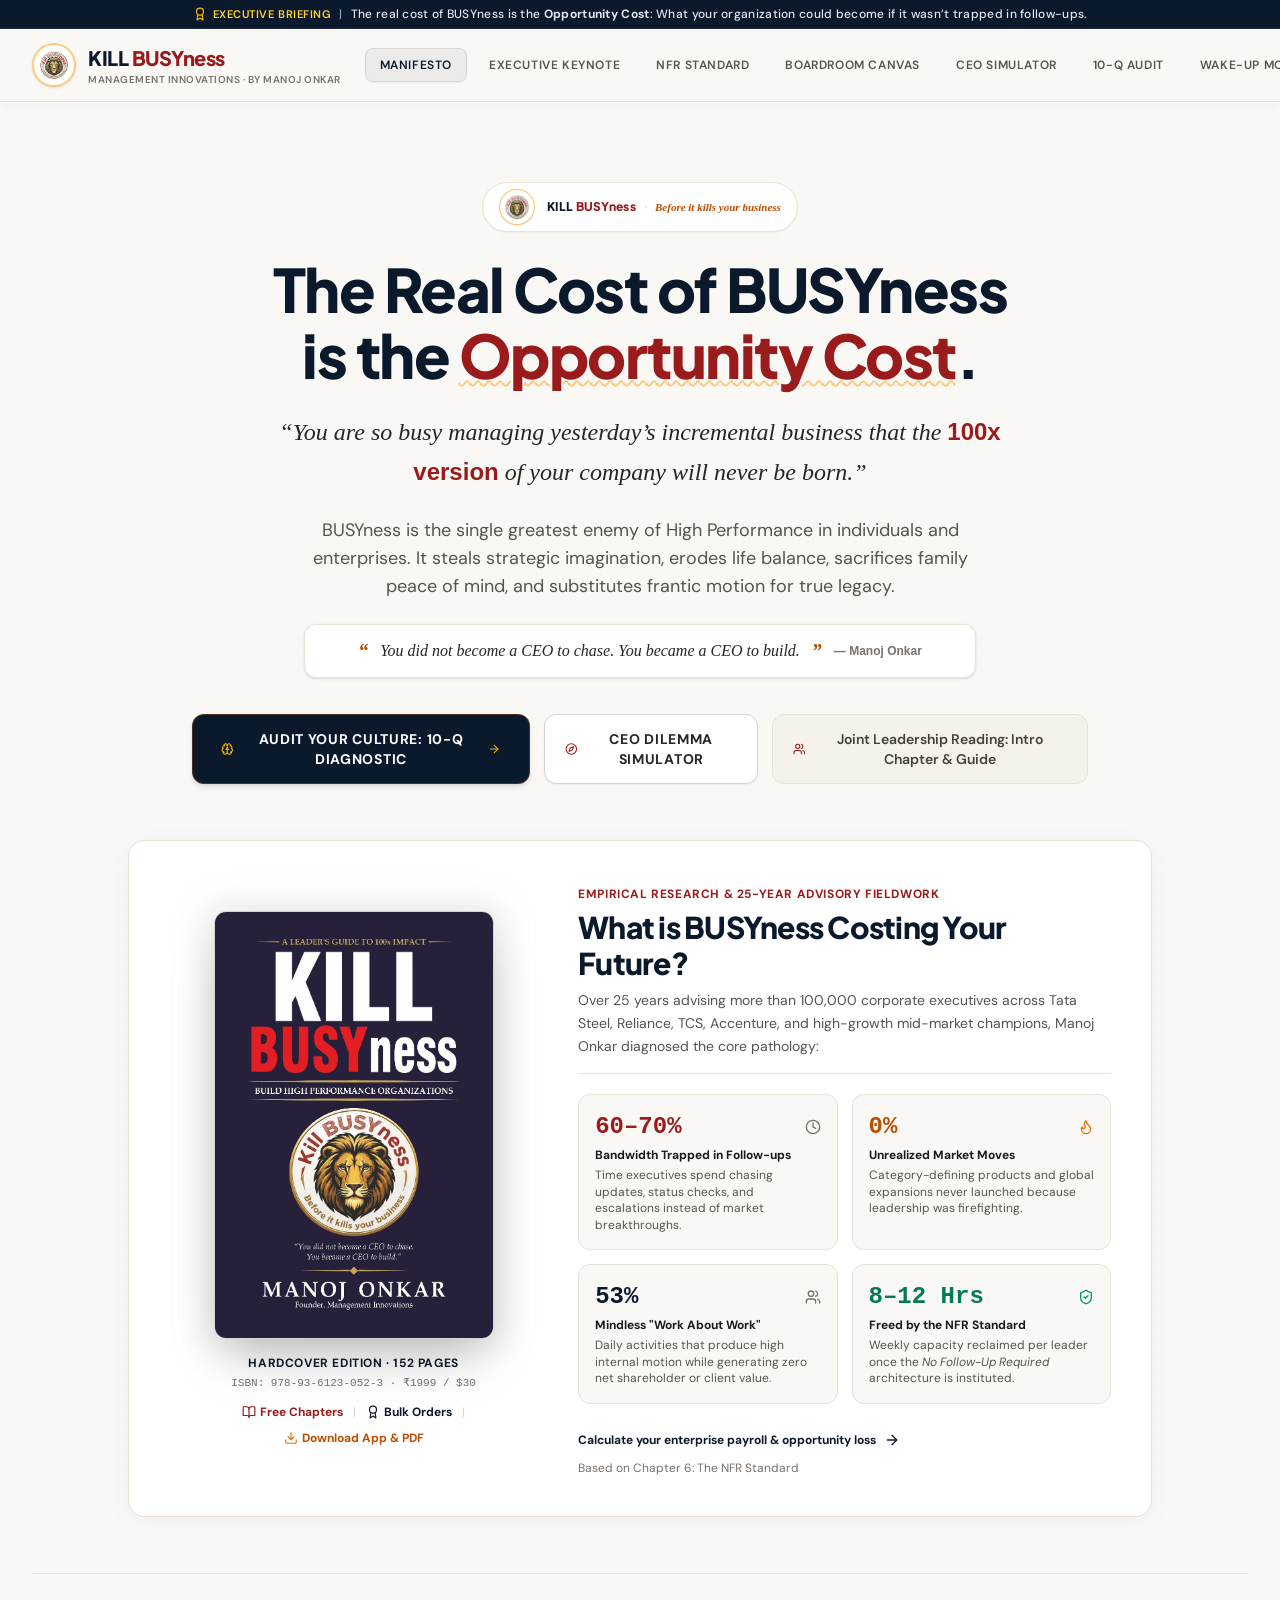
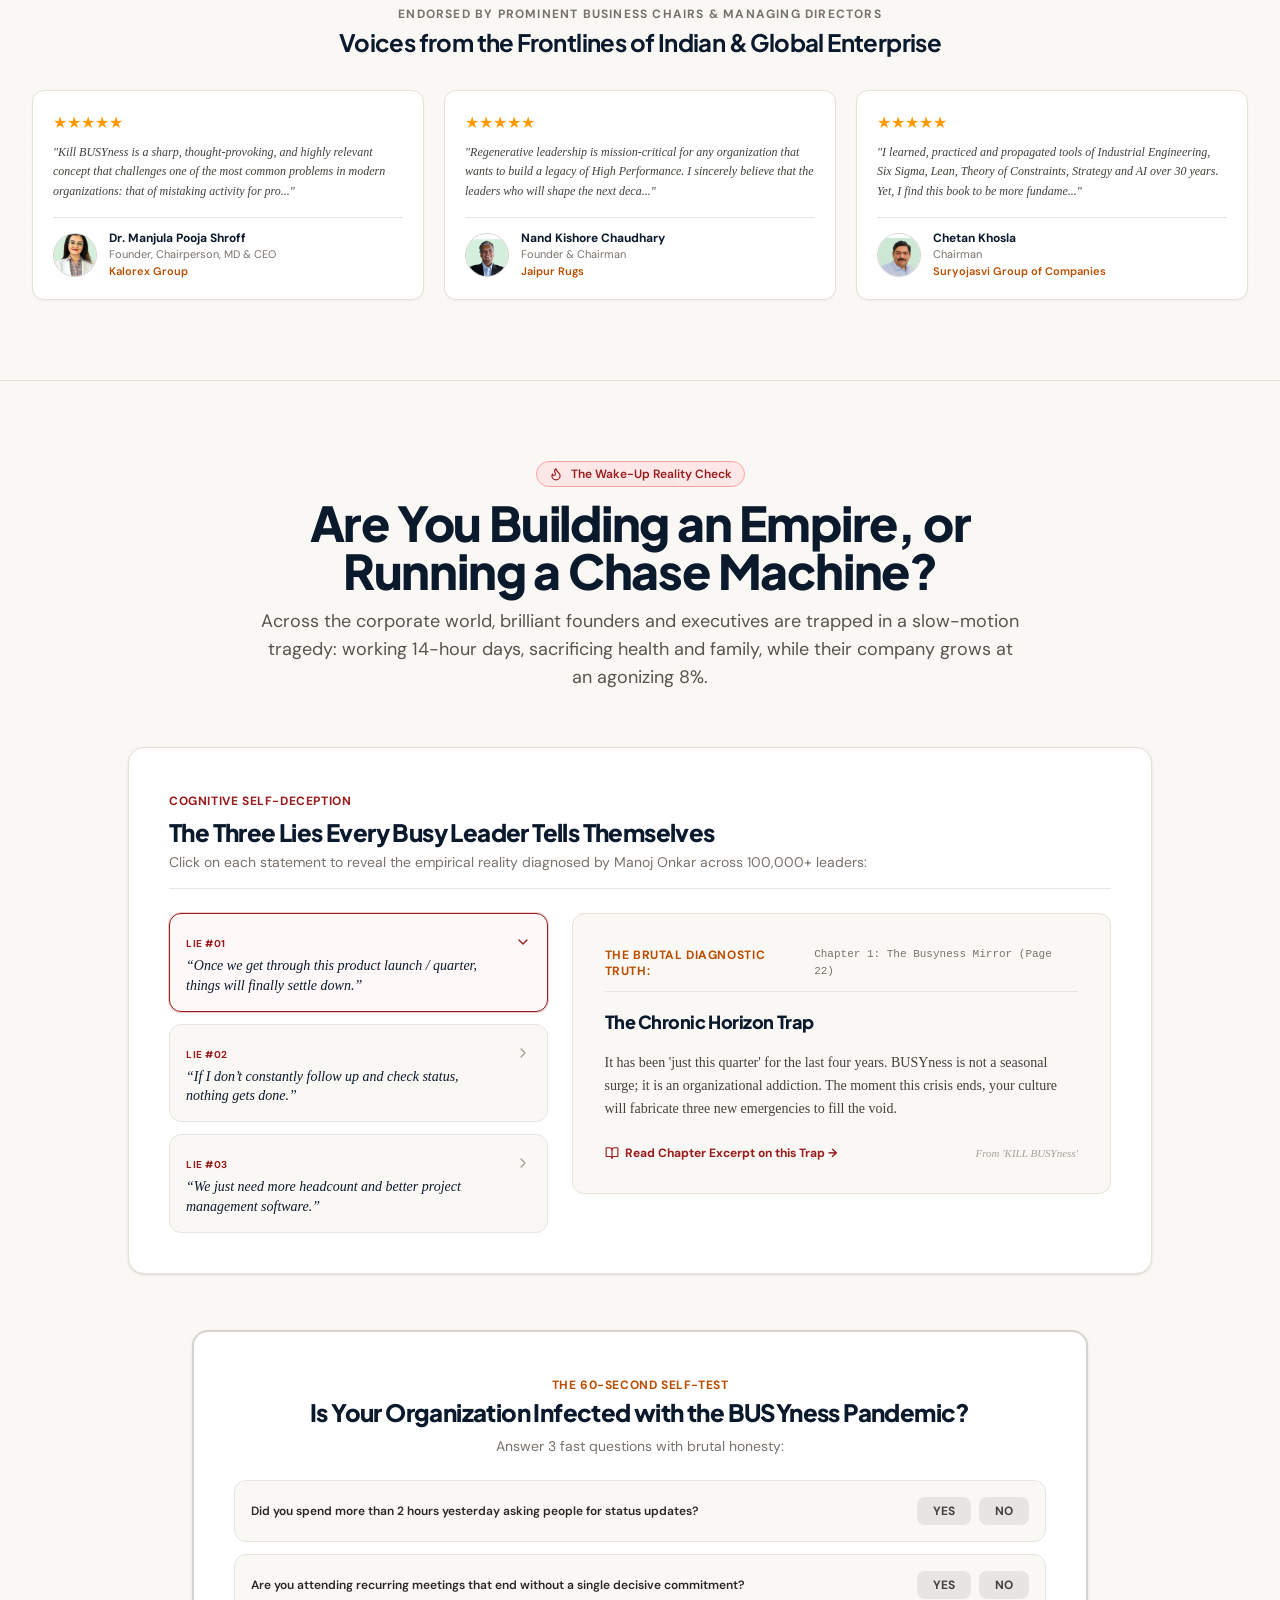
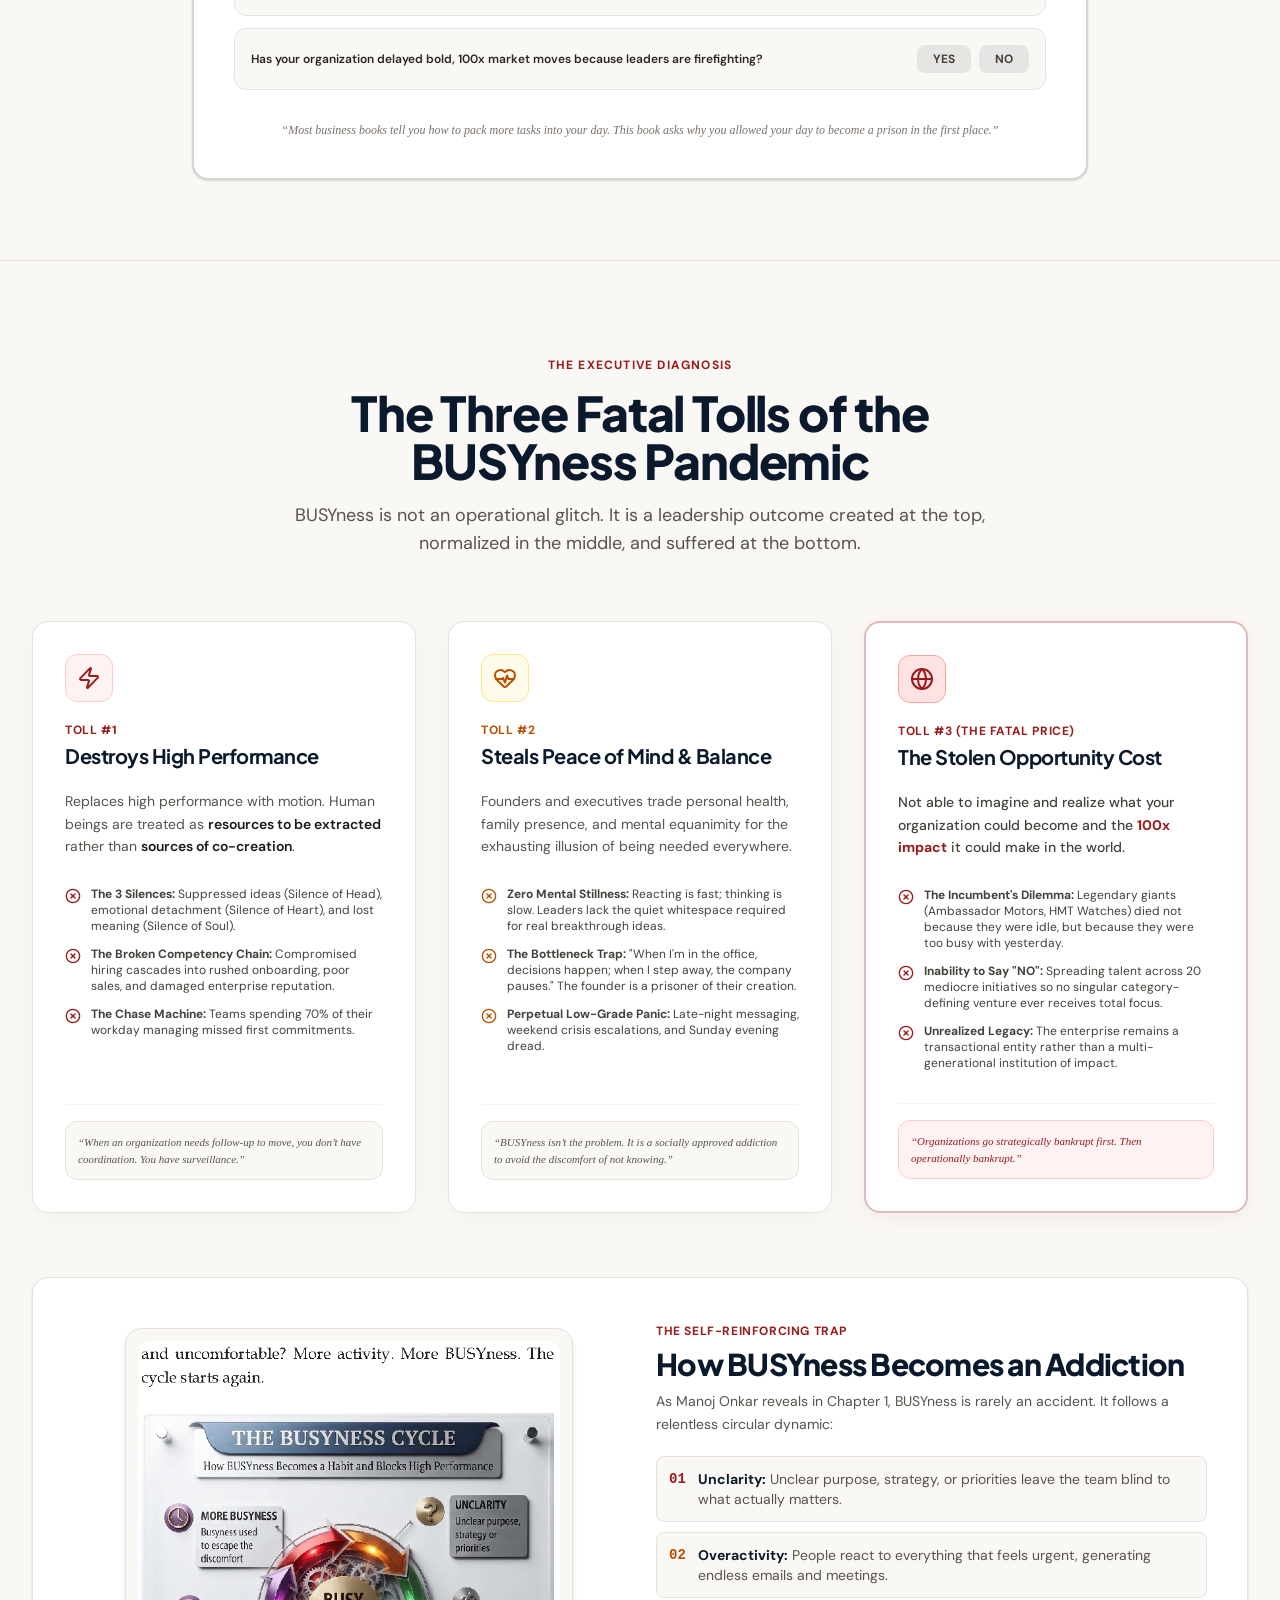
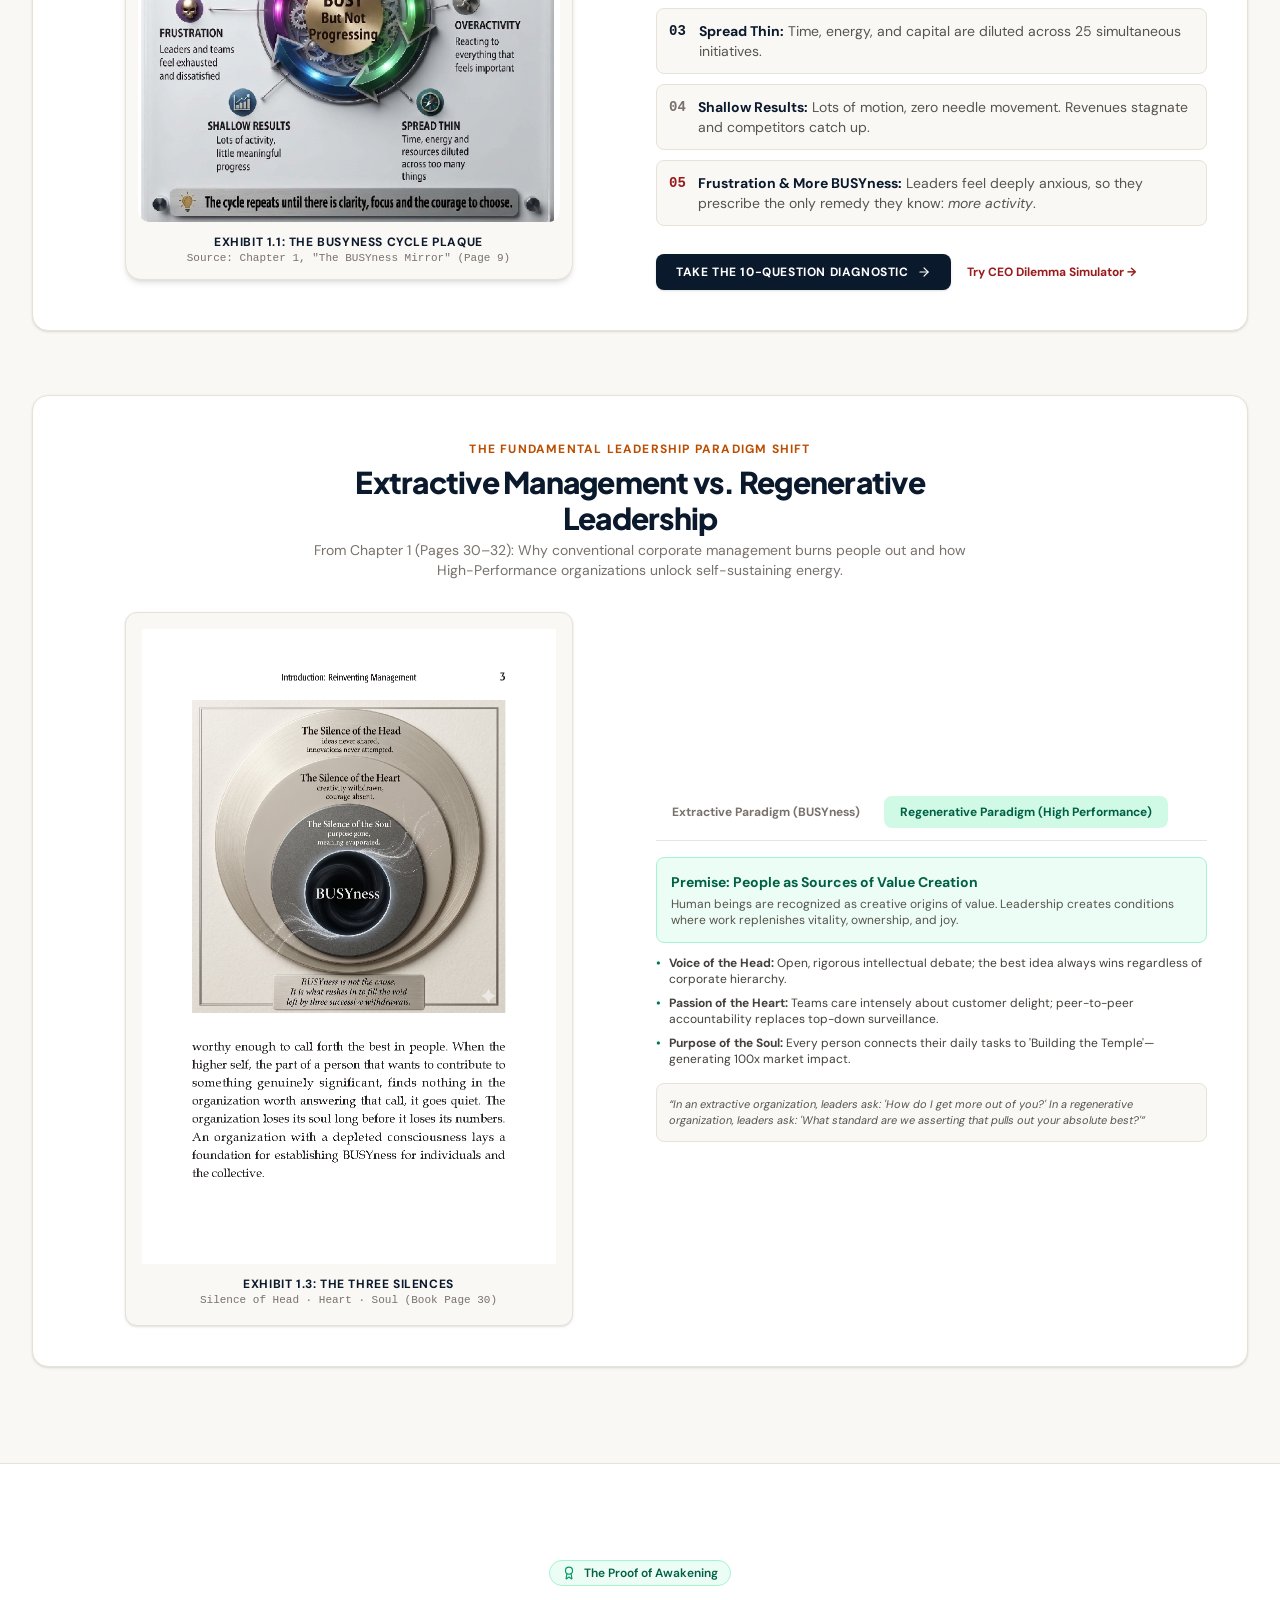
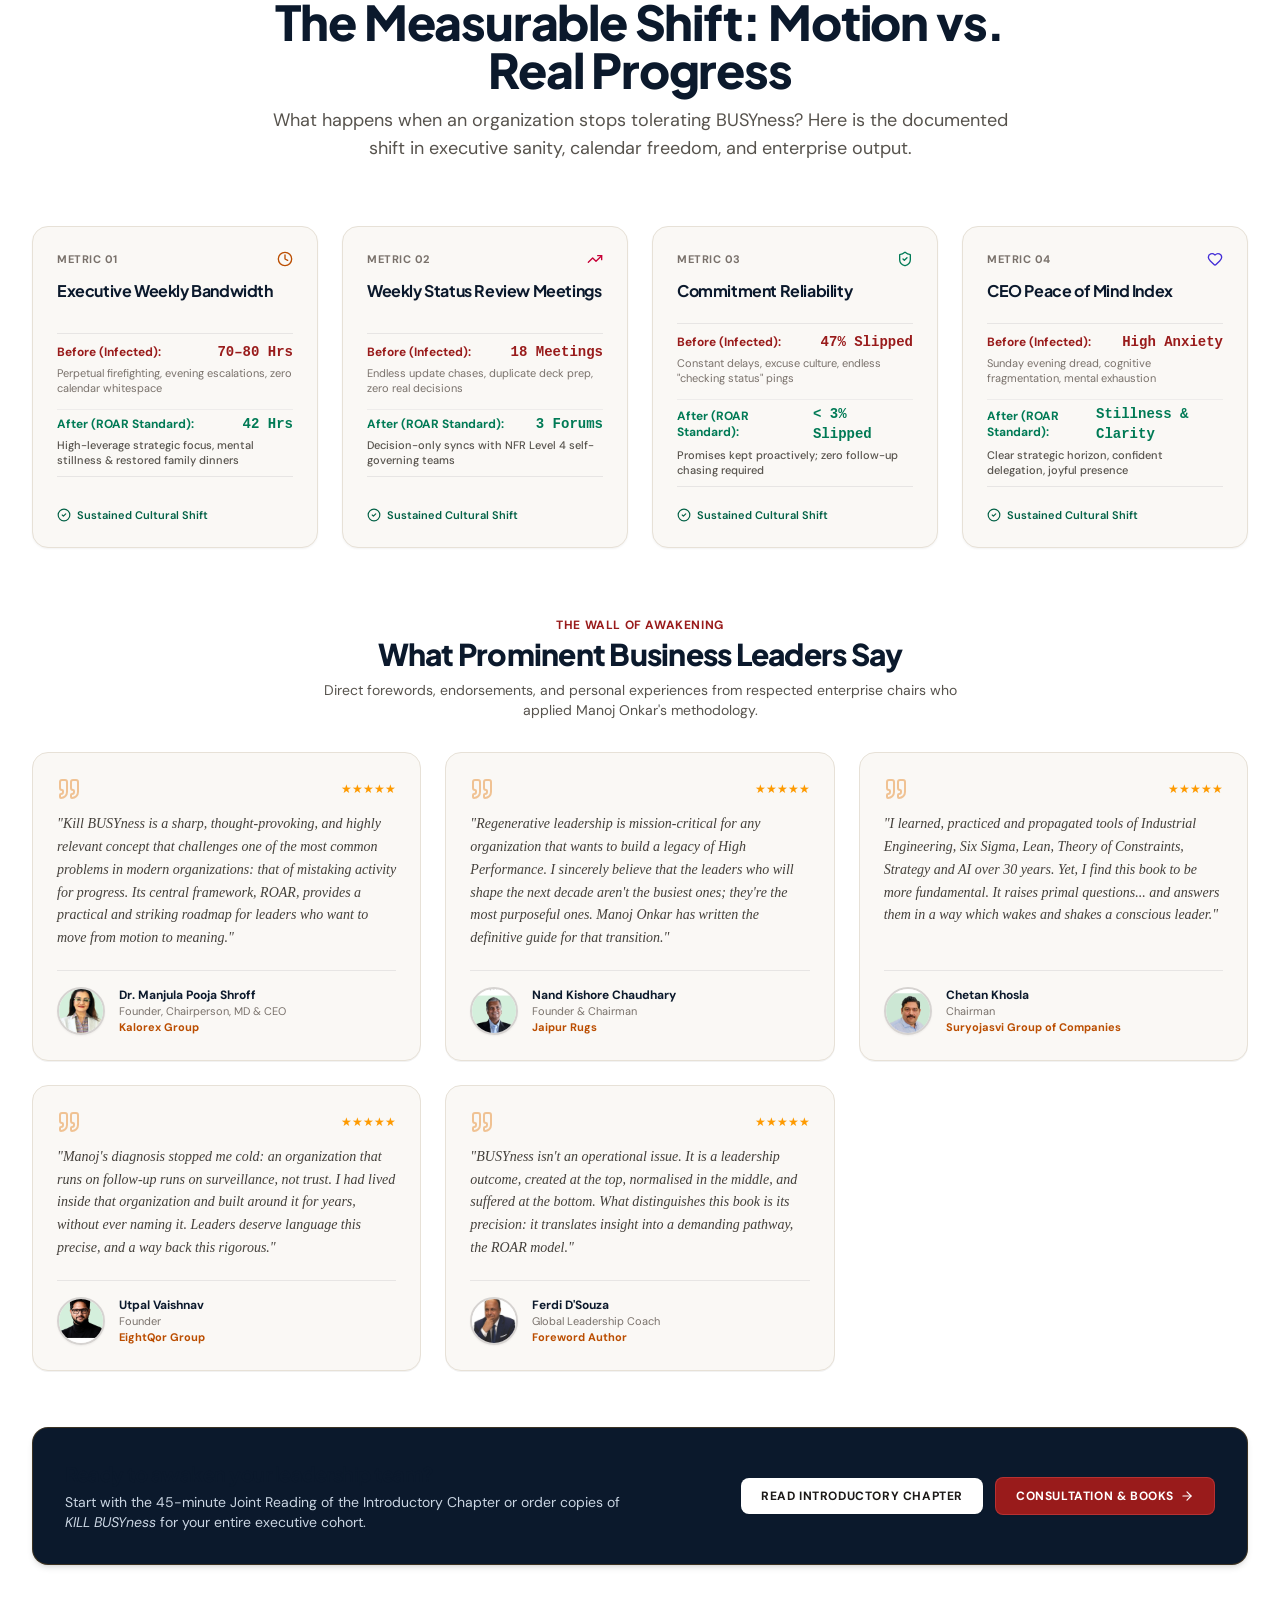
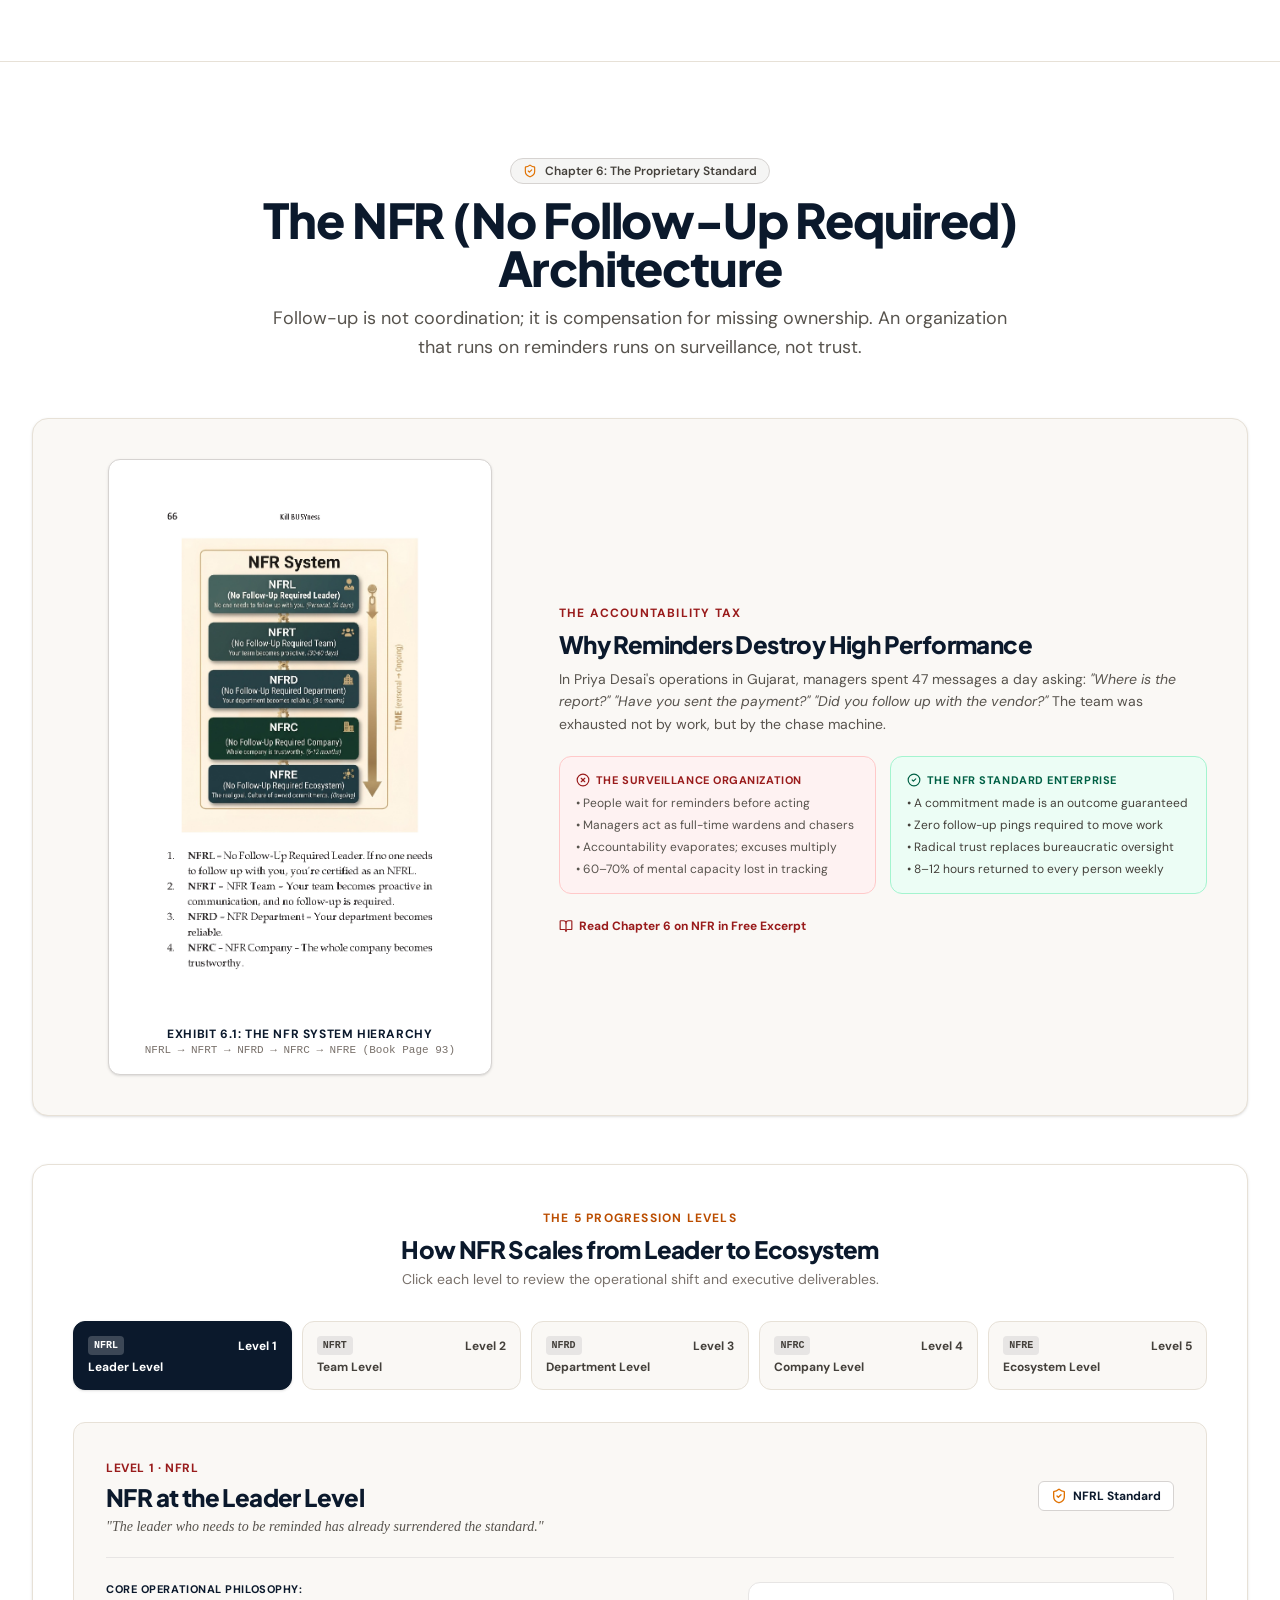
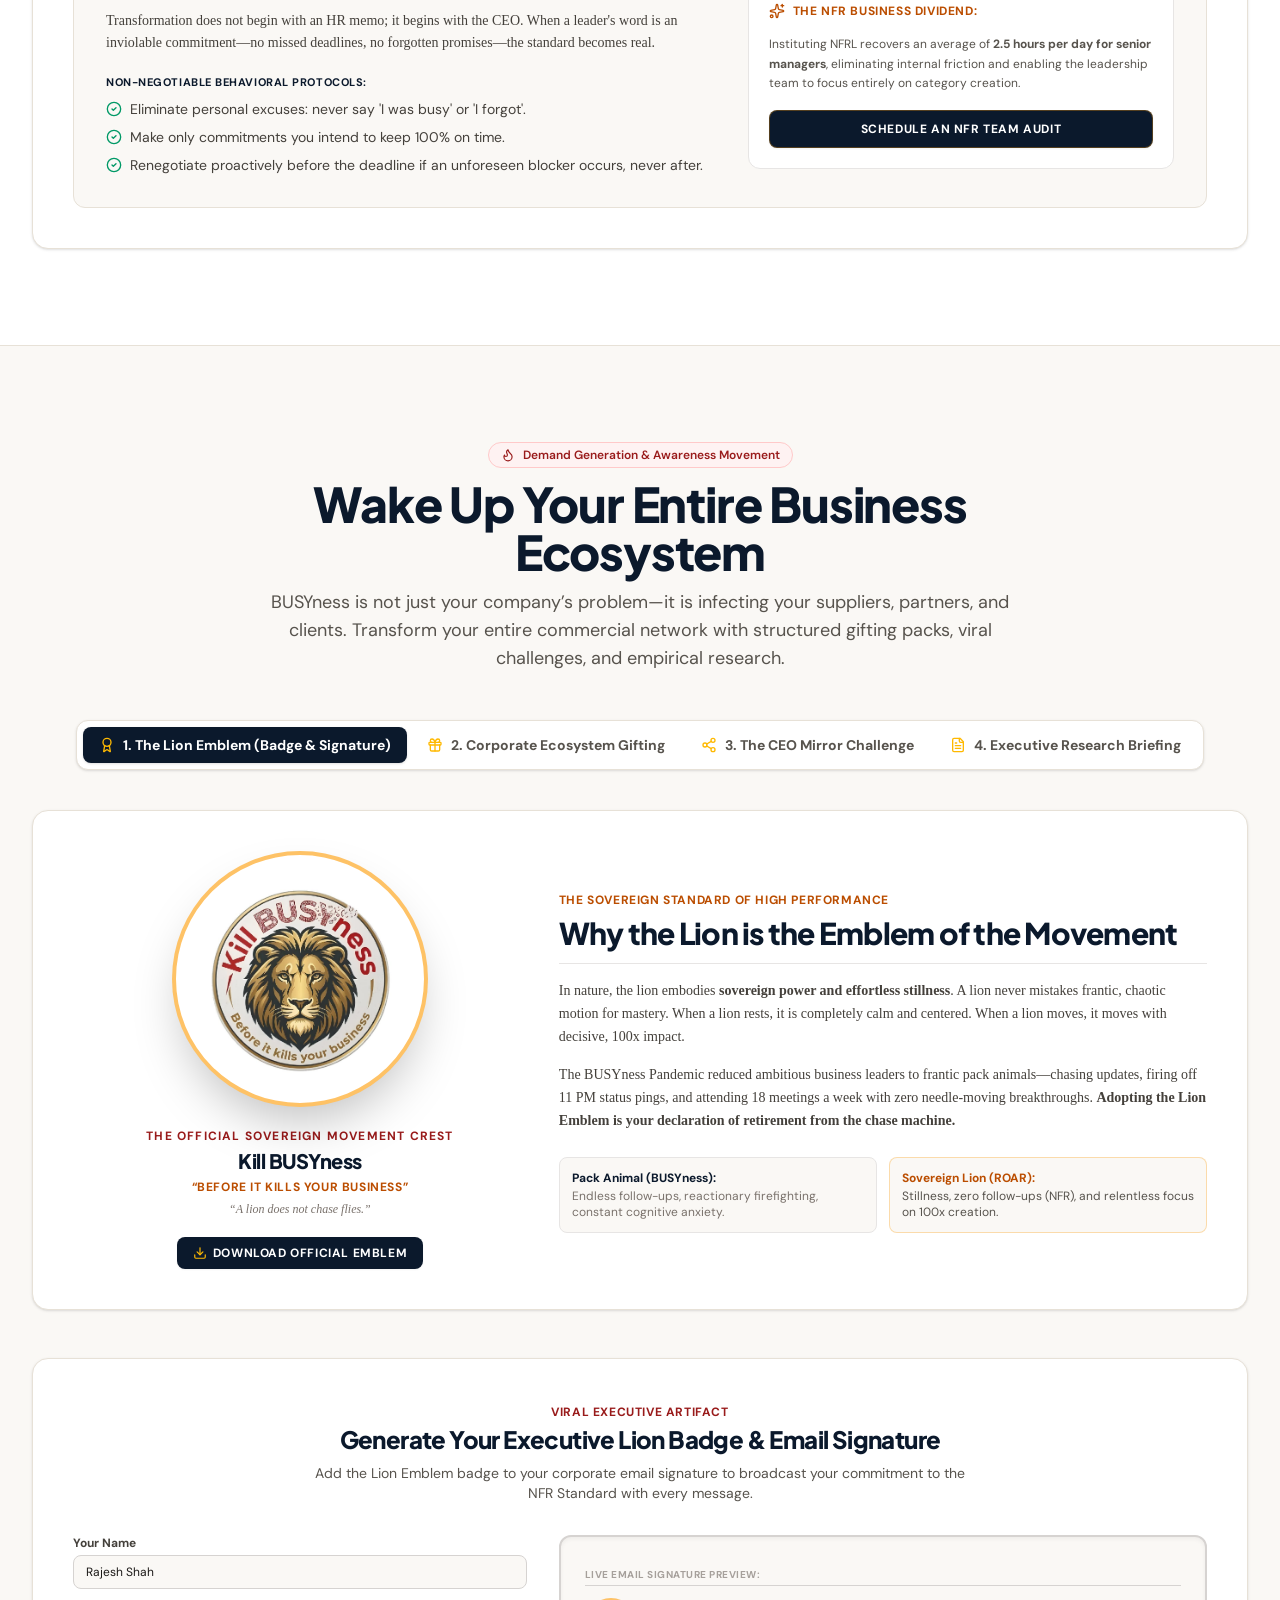
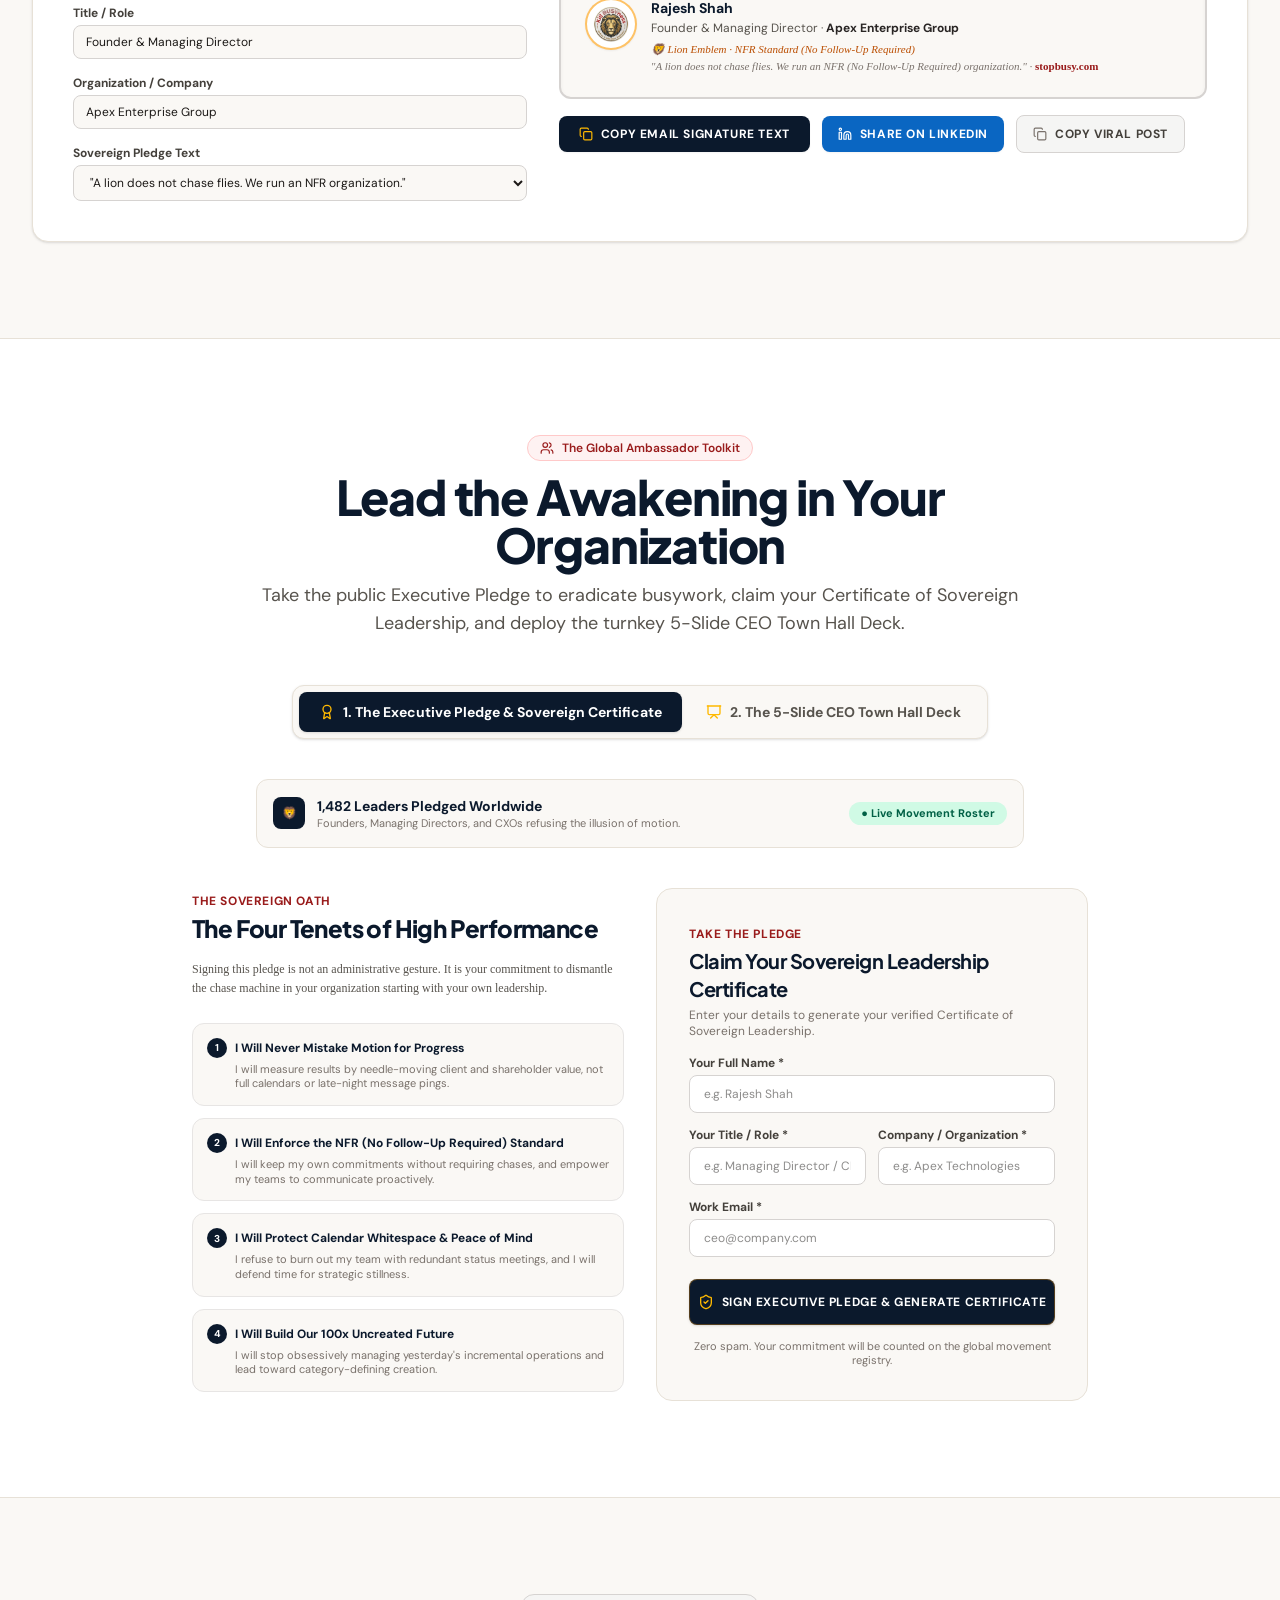
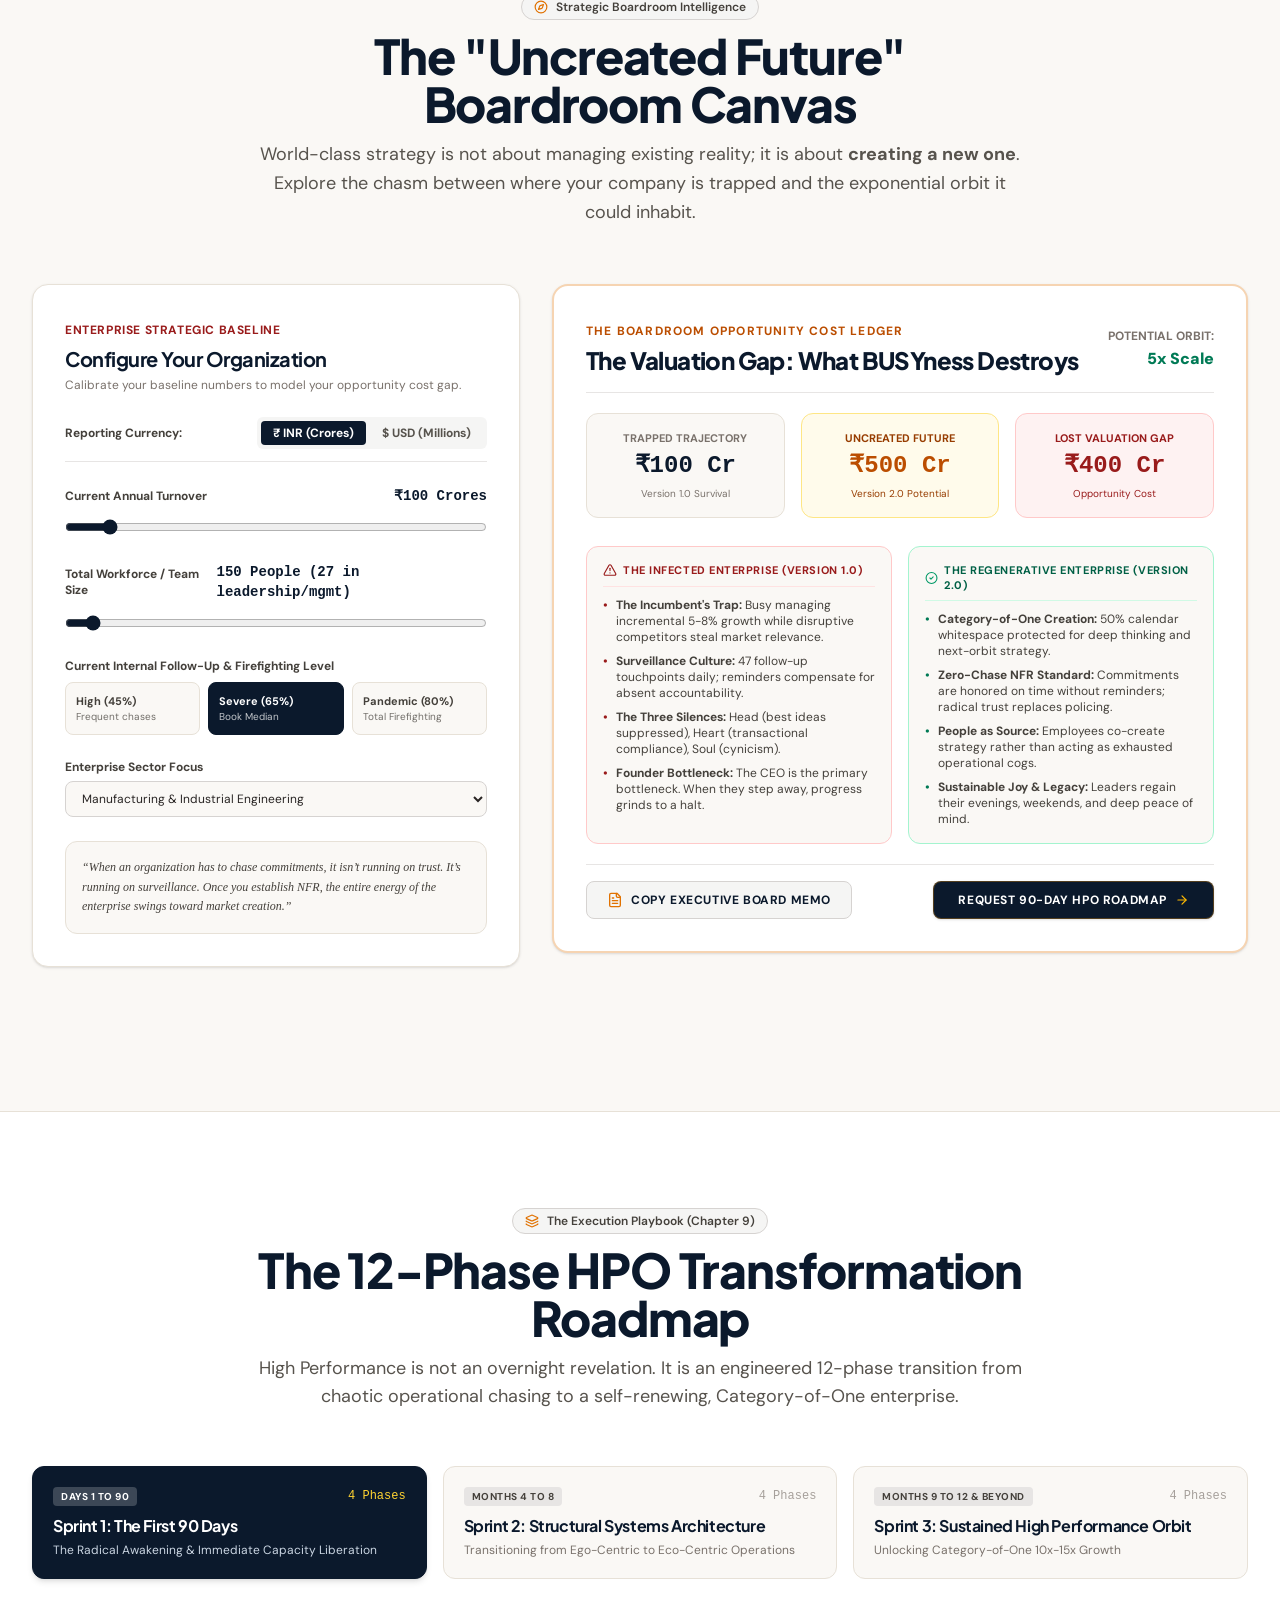
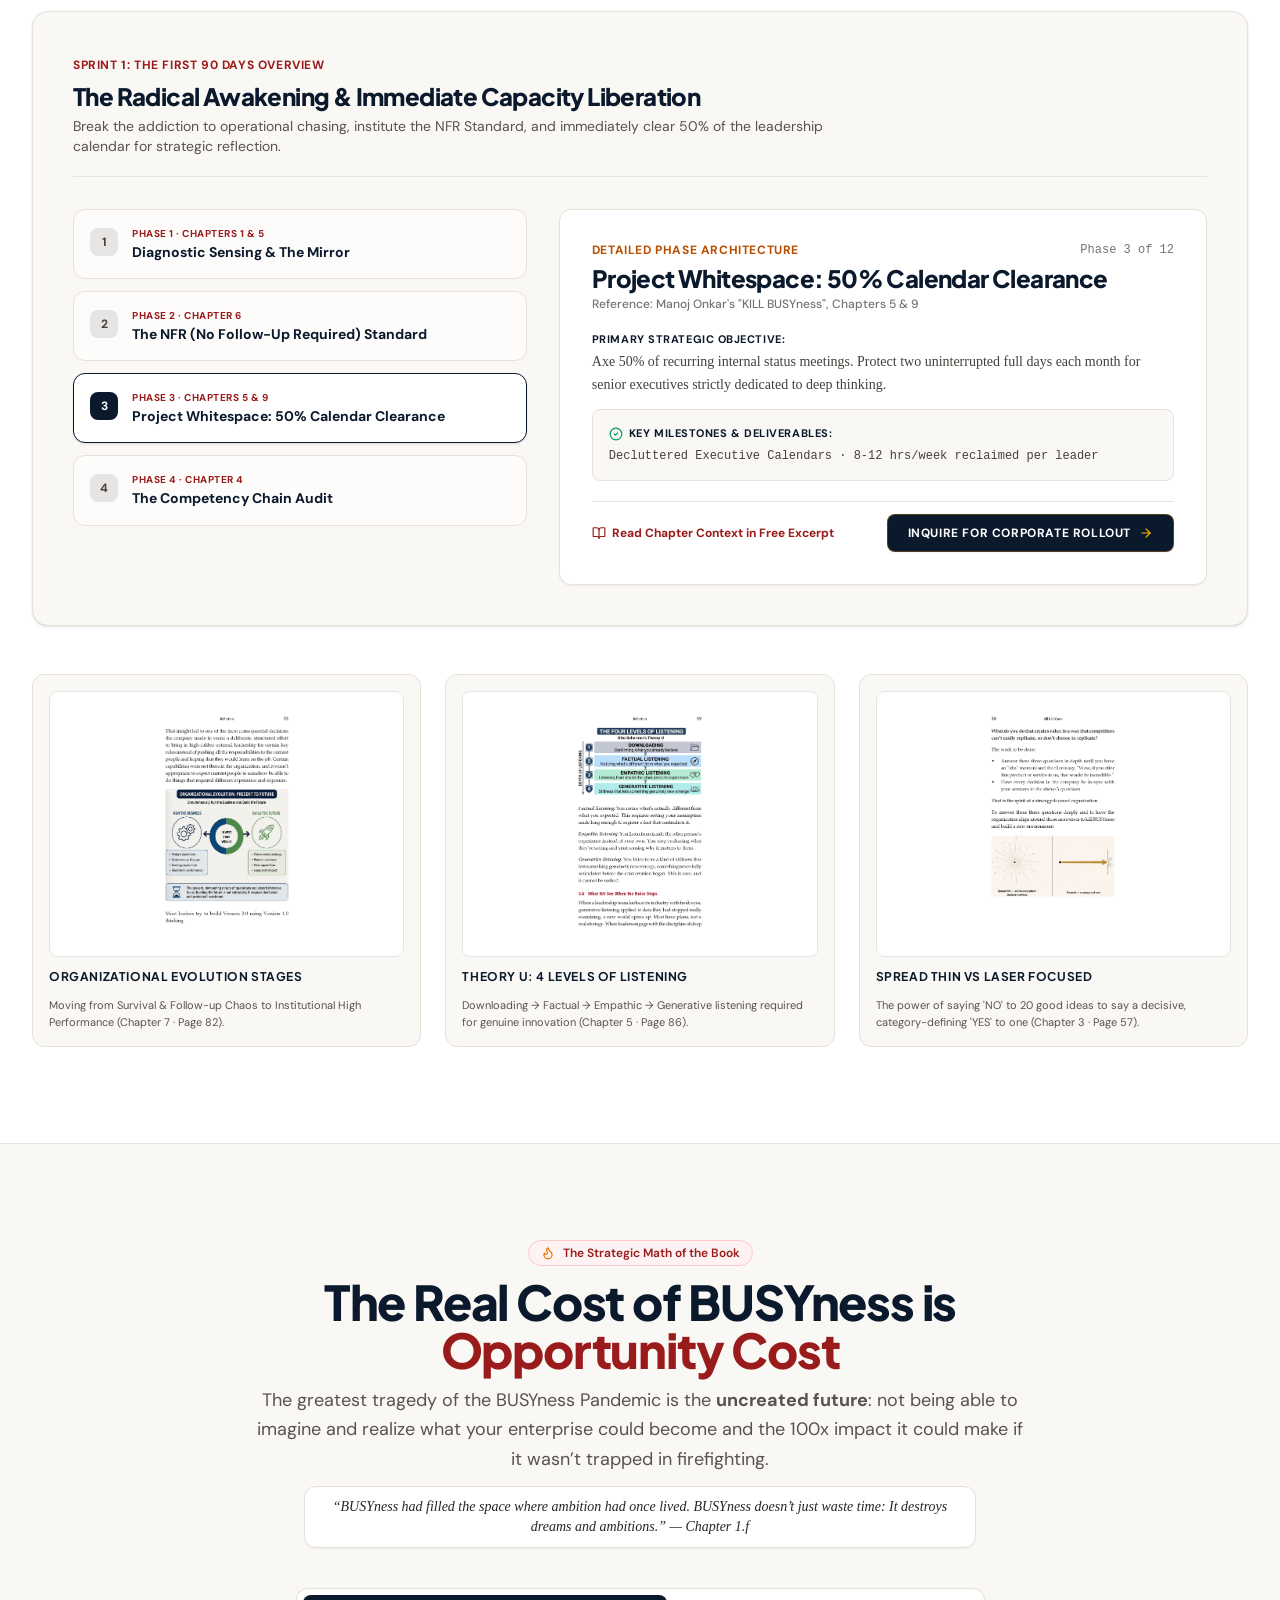
<file: index.html>
<!doctype html>
<html lang="en">
  <head>
    <meta charset="UTF-8" />
    <meta name="viewport" content="width=device-width, initial-scale=1.0, maximum-scale=1.0, user-scalable=no" />
    <title>Kill BUSYness — Before It Kills Your Business | StopBusy.com · Manoj Onkar</title>
    <meta name="description" content="Kill BUSYness. Build High Performance Organizations by Manoj Onkar. A leader's field guide to 100x impact, eliminating the follow-up chase machine, and unleashing sovereign leadership. Features the 10-Q BUSYness Audit, CEO Dilemma Simulator, and NFR Architecture." />
    <link rel="canonical" href="https://www.stopbusy.com" />
    <meta property="og:title" content="Kill BUSYness — Before It Kills Your Business | StopBusy.com · Manoj Onkar" />
    <meta property="og:description" content="“A lion does not chase flies.” Wake up to the BUSYness pandemic. Discover how to transition from frantic motion to 100x sovereign impact." />
    <meta property="og:type" content="website" />
    <meta property="og:url" content="https://www.stopbusy.com" />
    <meta property="og:image" content="/assets/aistudio/KILL_BUSYness_cf6c587c.jpeg" />
    <meta name="twitter:card" content="summary_large_image" />
    <meta name="twitter:image" content="/assets/aistudio/KILL_BUSYness_cf6c587c.jpeg" />
    
    <!-- PWA & Mobile Web App Meta -->
    <meta name="theme-color" content="#0b0f19" />
    <meta name="mobile-web-app-capable" content="yes" />
    <meta name="apple-mobile-web-app-capable" content="yes" />
    <meta name="apple-mobile-web-app-status-bar-style" content="black-translucent" />
    <meta name="apple-mobile-web-app-title" content="StopBusy" />
    <link rel="icon" type="image/svg+xml" href="/icon.svg" />
    <link rel="apple-touch-icon" href="/apple-touch-icon.png" />
    <link rel="manifest" href="/manifest.webmanifest" />

    <!-- Google Fonts: Plus Jakarta Sans, DM Sans, JetBrains Mono -->
    <link rel="preconnect" href="https://fonts.googleapis.com" />
    <link rel="preconnect" href="https://fonts.gstatic.com" crossorigin />
    <link href="https://fonts.googleapis.com/css2?family=DM+Sans:ital,opsz,wght@0,9..40,100..1000;1,9..40,100..1000&family=JetBrains+Mono:wght@400;500;600;700&family=Plus+Jakarta+Sans:ital,wght@0,300..800;1,300..800&display=swap" rel="stylesheet" />
    <script type="module" crossorigin src="/assets/index-XdbKIFdA.js"></script>
    <link rel="stylesheet" crossorigin href="/assets/index-BQ46Y2k3.css">
  <script id="vite-plugin-pwa:register-sw" src="/registerSW.js"></script></head>
  <body class="bg-slate-950 text-slate-100 antialiased selection:bg-rose-500 selection:text-white min-h-screen">
    <div id="root"></div>
  </body>
</html>
</file>
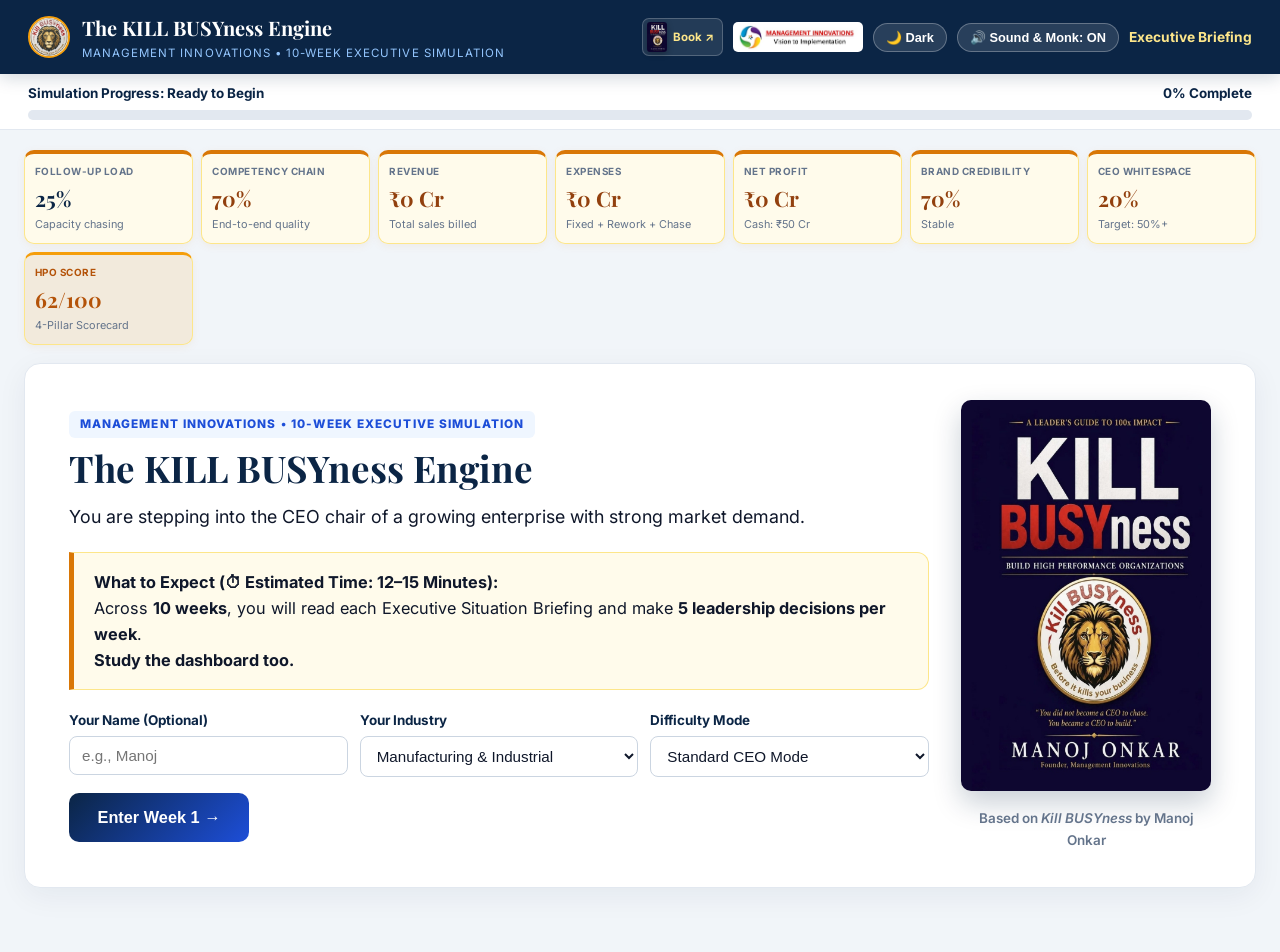
<file: ceolab/index.html>
<!DOCTYPE html>
<html lang="en">
<head>
<meta charset="UTF-8">
<meta name="viewport" content="width=device-width, initial-scale=1.0">
<title>The KILL BUSYness CEO Lab (V6.0) — HPO Scorecard Simulation</title>
<base href="/game/">
<link href="https://fonts.googleapis.com/css2?family=Cormorant+Garamond:ital,wght@0,600;1,600&family=Inter:wght@400;500;600;700;800&family=Playfair+Display:ital,wght@0,600;0,700;1,600&display=swap" rel="stylesheet">
<style>
:root {
  --bg: #ffffff; --canvas: #f1f5f9; --subtle: #f8fafc; --border: #e2e8f0; --border-strong: #cbd5e1;
  --navy: #0b2545; --sapphire: #1d4ed8; --sapphire-bg: #eff6ff;
  --gold: #d97706; --gold-bg: #fffbeb; --gold-border: #fde68a;
  --emerald: #059669; --emerald-bg: #ecfdf5; --emerald-border: #6ee7b7;
  --crimson: #dc2626; --crimson-bg: #fef2f2; --crimson-border: #fca5a5;
  --text: #0f172a; --muted: #64748b;
  --serif: 'Playfair Display', Georgia, serif; --sans: 'Inter', -apple-system, sans-serif;
}
[data-theme="dark"] {
  --bg: #0f172a; --canvas: #020617; --subtle: #1e293b; --border: #334155; --border-strong: #475569;
  --navy: #f8fafc; --sapphire: #60a5fa; --sapphire-bg: rgba(59,130,246,0.16);
  --gold-bg: rgba(217,119,6,0.16); --gold-border: #b45309;
  --emerald-bg: rgba(5,150,105,0.16); --emerald-border: #059669;
  --crimson-bg: rgba(233,38,38,0.16); --crimson-border: #dc2626;
  --text: #f1f5f9; --muted: #94a3b8;
}
* { box-sizing: border-box; margin: 0; padding: 0; }
body { background: var(--canvas); color: var(--text); font-family: var(--sans); font-size: 15.5px; line-height: 1.6; transition: background 0.2s, color 0.2s; }

.nav { background: #0b2545; color: #fff; padding: 12px 28px; position: sticky; top: 0; z-index: 30; box-shadow: 0 4px 16px rgba(11,37,69,0.18); }
.nav-in { max-width: 1360px; margin: 0 auto; display: flex; justify-content: space-between; align-items: center; gap: 12px; flex-wrap: wrap; }
.brand { display: flex; align-items: center; gap: 12px; }
.brand strong { font-family: var(--serif); color: #fff; font-size: 1.25rem; }
.brand span { display: block; font-size: 0.72rem; color: #93c5fd; text-transform: uppercase; letter-spacing: 0.09em; }
.nav-btn { background: rgba(255,255,255,0.12); border: 1px solid rgba(255,255,255,0.28); color: #fff; padding: 6px 12px; border-radius: 999px; font-size: 0.8rem; font-weight: 600; cursor: pointer; }

.prog-wrap { background: var(--bg); border-bottom: 1px solid var(--border); padding: 9px 28px; }
.prog-in { max-width: 1360px; margin: 0 auto; }
.prog-meta { display: flex; justify-content: space-between; font-size: 0.84rem; font-weight: 700; color: var(--navy); margin-bottom: 5px; }
.prog-track { height: 10px; background: var(--border); border-radius: 999px; overflow: hidden; }
.prog-fill { height: 100%; width: 0%; background: linear-gradient(90deg, #1d4ed8, #059669); border-radius: 999px; transition: width 0.4s ease; }

.wrap { max-width: 1360px; margin: 20px auto 64px; padding: 0 24px; }

/* 7-KPI Dashboard — Compact Single Line: Follow-Up, Quality, Revenue, Expenses, Net Profit, Credibility, Whitespace */
.kpis { display: grid; grid-template-columns: repeat(7, 1fr); gap: 8px; margin-bottom: 18px; }
.kpi { background: var(--gold-bg); border: 1px solid var(--gold-border); border-top: 4px solid var(--gold); border-radius: 10px; padding: 10px 10px; box-shadow: 0 2px 8px rgba(217,119,6,0.08); }
.kpi .lbl { font-size: 0.62rem; text-transform: uppercase; letter-spacing: 0.05em; color: var(--muted); font-weight: 700; }
.kpi .val { font-family: var(--serif); font-size: 1.32rem; font-weight: 700; color: #92400e; margin-top: 2px; }
[data-theme="dark"] .kpi .val { color: #fde68a; }
.kpi .sub { font-size: 0.68rem; color: var(--muted); }

.screen { background: var(--bg); border: 1px solid var(--border); border-radius: 16px; padding: 32px 38px; box-shadow: 0 8px 30px rgba(11,37,69,0.06); animation: fadeUp 0.25s ease; }
.kicker { display: inline-block; font-size: 0.74rem; font-weight: 800; text-transform: uppercase; letter-spacing: 0.09em; color: var(--sapphire); background: var(--sapphire-bg); padding: 4px 11px; border-radius: 6px; margin-bottom: 8px; }
h1, h2 { font-family: var(--serif); color: var(--navy); line-height: 1.2; }
h1 { font-size: 2.3rem; margin-bottom: 12px; }
h2 { font-size: 1.7rem; margin-bottom: 10px; }
.lead { font-size: 1.12rem; line-height: 1.65; margin-bottom: 20px; }

.callout { background: var(--gold-bg); border: 1.5px solid var(--gold-border); border-left: 5px solid var(--gold); padding: 16px 20px; border-radius: 0 12px 12px 0; margin-bottom: 20px; font-size: 1.02rem; }
.brief-box { background: linear-gradient(135deg, var(--subtle), var(--sapphire-bg)); border: 1.5px solid #bfdbfe; border-left: 5px solid var(--navy); border-radius: 0 14px 14px 0; padding: 20px 24px; margin-bottom: 18px; }
.brief-lbl { font-size: 0.76rem; font-weight: 800; text-transform: uppercase; letter-spacing: 0.1em; color: var(--sapphire); margin-bottom: 8px; display: block; }
.brief-txt { font-size: 1.12rem; line-height: 1.68; margin-bottom: 12px; }
.brief-txt p + p { margin-top: 9px; }
.brief-ripple { background: var(--gold-bg); border: 1px solid var(--gold-border); border-radius: 8px; padding: 10px 14px; margin: 10px 0 12px; font-size: 0.94rem; font-weight: 600; }
.brief-meta { display: flex; flex-wrap: wrap; gap: 10px; padding-top: 12px; border-top: 1px solid var(--border); font-size: 0.86rem; }
.brief-pill { background: var(--bg); border: 1px solid var(--border-strong); padding: 5px 12px; border-radius: 7px; font-weight: 700; }

/* Animated CXO Inputs Board */
.cxo-section { margin-bottom: 22px; }
.cxo-bar { display: flex; justify-content: space-between; align-items: center; gap: 10px; flex-wrap: wrap; margin-bottom: 10px; }
.cxo-title { font-size: 0.78rem; font-weight: 800; text-transform: uppercase; letter-spacing: 0.09em; color: var(--navy); }
.cxo-play-all { background: var(--navy); color: #fde68a; border: none; border-radius: 999px; padding: 5px 14px; font-size: 0.78rem; font-weight: 700; cursor: pointer; }
.whisper-grid { display: grid; grid-template-columns: repeat(3, 1fr); gap: 12px; }
.cxo-card {
  background: var(--bg); border: 1.5px solid var(--border-strong); border-top: 4px solid var(--sapphire);
  border-radius: 12px; padding: 14px 16px; display: flex; gap: 12px; align-items: flex-start;
  box-shadow: 0 4px 14px rgba(11,37,69,0.05); opacity: 0; animation: cxoSlide 0.45s ease forwards;
}
.cxo-card:nth-child(1) { animation-delay: 0.08s; }
.cxo-card:nth-child(2) { animation-delay: 0.24s; }
.cxo-card:nth-child(3) { animation-delay: 0.40s; }
.cxo-av {
  width: 58px; height: 58px; border-radius: 50%; display: flex; align-items: center; justify-content: center;
  font-size: 1.35rem; flex-shrink: 0; color: #fff; font-weight: 700; box-shadow: 0 4px 10px rgba(0,0,0,0.16);
  overflow: hidden; border: 2.5px solid var(--sapphire);
}
.cxo-av img { width: 100%; height: 100%; object-fit: cover; object-position: center 20%; display: block; }
.cxo-info { flex: 1; }
.cxo-head { display: flex; justify-content: space-between; align-items: center; gap: 6px; margin-bottom: 4px; }
.cxo-head strong { font-size: 0.82rem; text-transform: uppercase; letter-spacing: 0.04em; color: var(--navy); }
.cxo-spk { background: var(--subtle); border: 1px solid var(--border-strong); color: var(--navy); border-radius: 999px; padding: 2px 8px; font-size: 0.7rem; font-weight: 700; cursor: pointer; }
.cxo-spk:hover { background: var(--sapphire); color: #fff; border-color: var(--sapphire); }
.cxo-txt { font-size: 0.9rem; color: var(--text); line-height: 1.48; font-style: italic; }
@keyframes cxoSlide { from { opacity: 0; transform: translateY(12px); } to { opacity: 1; transform: translateY(0); } }

/* 5-Lever Cards */
.lever-grid { display: grid; grid-template-columns: repeat(auto-fit, minmax(295px, 1fr)); gap: 16px; margin-bottom: 22px; }
.lever { background: var(--bg); border: 1.5px solid var(--border-strong); border-top: 4px solid var(--sapphire); border-radius: 14px; padding: 18px 20px; display: flex; flex-direction: column; justify-content: space-between; box-shadow: 0 4px 14px rgba(11,37,69,0.04); transition: transform 0.18s, box-shadow 0.18s, border-color 0.2s; }
.lever:hover { transform: translateY(-2px); box-shadow: 0 8px 22px rgba(11,37,69,0.08); }
.lever.decided { border-top-color: var(--emerald); border-color: var(--emerald-border); }
.lever-top { display: flex; justify-content: space-between; align-items: center; margin-bottom: 6px; }
.lever label { font-weight: 800; font-size: 1.05rem; color: var(--navy); }
.decided-tag { font-size: 0.68rem; font-weight: 800; text-transform: uppercase; background: var(--emerald); color: #fff; padding: 2px 8px; border-radius: 999px; display: none; }
.lever.decided .decided-tag { display: inline-block; }
.lever .desc { font-size: 0.94rem; color: var(--muted); margin-bottom: 14px; display: block; }
.lever input[type="range"] { width: 100%; accent-color: var(--sapphire); cursor: pointer; height: 7px; }
.readout { font-family: var(--serif); font-size: 1.35rem; font-weight: 700; color: var(--sapphire); margin-top: 10px; }
.opt-stack { display: flex; flex-direction: column; gap: 8px; }
.opt-btn { text-align: left; padding: 11px 14px; border: 1.5px solid var(--border-strong); background: var(--bg); border-radius: 9px; font-size: 0.94rem; font-weight: 600; cursor: pointer; color: var(--text); transition: all 0.15s; }
.opt-btn:hover { border-color: var(--sapphire); background: var(--sapphire-bg); transform: translateX(2px); }
.opt-btn.active { border-color: var(--sapphire); background: var(--sapphire); color: #fff; }

/* Interactive 7-Link Competency Chain Bar */
.chain-bar { display: flex; flex-wrap: wrap; gap: 6px; align-items: center; margin: 14px 0 18px; padding: 12px 14px; background: var(--subtle); border: 1px solid var(--border); border-radius: 10px; }
.c-node { flex: 1; min-width: 92px; text-align: center; padding: 7px 6px; border-radius: 7px; font-size: 0.74rem; font-weight: 700; border: 1.5px solid var(--border); background: var(--bg); }
.c-node.g { border-color: var(--emerald); background: var(--emerald-bg); color: var(--emerald); }
.c-node.a { border-color: var(--gold); background: var(--gold-bg); color: var(--gold); }
.c-node.r { border-color: var(--crimson); background: var(--crimson-bg); color: var(--crimson); }

/* Monk Card */
.monk-card { background: var(--gold-bg); border: 1.5px solid #f59e0b; border-radius: 14px; padding: 18px 22px; margin-bottom: 18px; display: flex; gap: 16px; align-items: flex-start; }
.monk-avatar { width: 64px; height: 64px; border-radius: 50%; background: #0b2545; color: #fde68a; display: flex; align-items: center; justify-content: center; font-size: 1.55rem; flex-shrink: 0; border: 2.5px solid #d97706; overflow: hidden; box-shadow: 0 4px 12px rgba(217,119,6,0.28); }
.monk-avatar img { width: 100%; height: 100%; object-fit: cover; object-position: center 20%; display: block; }
.monk-body { flex: 1; }
.monk-head { display: flex; justify-content: space-between; align-items: center; margin-bottom: 6px; flex-wrap: wrap; gap: 8px; }
.monk-head span { font-size: 0.74rem; font-weight: 800; text-transform: uppercase; letter-spacing: 0.09em; color: #b45309; }
[data-theme="dark"] .monk-head span { color: #fde68a; }
.monk-play { background: #0b2545; color: #fde68a; border: none; border-radius: 999px; padding: 5px 13px; font-size: 0.78rem; font-weight: 700; cursor: pointer; }
.monk-quote { font-family: 'Cormorant Garamond', Georgia, serif; font-style: italic; font-weight: 600; font-size: 1.36rem; line-height: 1.48; }

.max-bar { background: #0b2545; color: #fff; border-radius: 12px; padding: 14px 20px; margin-bottom: 16px; display: flex; justify-content: space-between; align-items: center; flex-wrap: wrap; gap: 10px; }
.max-bar strong { font-family: var(--serif); font-size: 1.3rem; color: #fde68a; }

.visual-banner { background: var(--sapphire-bg); border: 1.5px solid #bfdbfe; border-radius: 12px; padding: 14px 16px; margin-bottom: 16px; }
.vb-head { display: flex; justify-content: space-between; align-items: center; margin-bottom: 10px; font-size: 0.76rem; font-weight: 800; text-transform: uppercase; color: var(--navy); }
.vb-flow { display: grid; grid-template-columns: 1fr auto 1fr auto 1fr auto 1fr; gap: 8px; align-items: center; }
.vb-node { background: var(--bg); border: 2px solid var(--border); border-radius: 10px; padding: 10px 8px; text-align: center; }
.vb-node.ok { border-color: var(--emerald); background: var(--emerald-bg); }
.vb-node.warn { border-color: var(--gold); background: var(--gold-bg); }
.vb-node.bad { border-color: var(--crimson); background: var(--crimson-bg); }
.vb-lbl { font-size: 0.8rem; font-weight: 700; }
.vb-stat { font-size: 0.94rem; font-weight: 800; margin-top: 2px; }
.vb-arr { color: var(--sapphire); font-weight: 800; text-align: center; }

.delta-grid { display: grid; grid-template-columns: repeat(4, 1fr); gap: 12px; margin: 14px 0 18px; }
.delta-box { background: var(--subtle); border: 1.5px solid var(--border); border-radius: 12px; padding: 14px; text-align: center; }
.delta-box.pos { background: var(--emerald-bg); border-color: var(--emerald-border); }
.delta-box.neg { background: var(--crimson-bg); border-color: var(--crimson-border); }
.delta-box .dl { font-size: 0.76rem; text-transform: uppercase; color: var(--muted); font-weight: 700; }
.delta-box .dv { font-family: var(--serif); font-size: 1.6rem; font-weight: 700; color: var(--navy); margin: 3px 0; }
.pill-pos { display: inline-block; background: var(--emerald); color: #fff; font-size: 0.78rem; font-weight: 700; padding: 2px 9px; border-radius: 999px; }
.pill-neg { display: inline-block; background: var(--crimson); color: #fff; font-size: 0.78rem; font-weight: 700; padding: 2px 9px; border-radius: 999px; }
.pill-neu { display: inline-block; background: var(--muted); color: #fff; font-size: 0.78rem; font-weight: 700; padding: 2px 9px; border-radius: 999px; }

.charts-row { display: grid; grid-template-columns: 1fr 1fr; gap: 14px; margin: 16px 0 20px; }
.chart-card { background: var(--subtle); border: 1px solid var(--border); border-radius: 12px; padding: 14px 16px; }
.chart-title { font-size: 0.82rem; font-weight: 700; text-transform: uppercase; color: var(--navy); margin-bottom: 8px; display: flex; justify-content: space-between; }

.logic-list { display: grid; grid-template-columns: repeat(2, 1fr); gap: 12px; margin-bottom: 22px; }
.logic-item { border-radius: 10px; padding: 13px 16px; border: 1.5px solid var(--border); display: flex; gap: 10px; align-items: flex-start; }
.logic-item.good { background: var(--emerald-bg); border-color: var(--emerald-border); border-left: 5px solid var(--emerald); }
.logic-item.bad { background: var(--crimson-bg); border-color: var(--crimson-border); border-left: 5px solid var(--crimson); }
.imp-badge { font-size: 0.72rem; font-weight: 800; padding: 3px 8px; border-radius: 6px; white-space: nowrap; margin-top: 2px; }
.good .imp-badge { background: var(--emerald); color: #fff; }
.bad .imp-badge { background: var(--crimson); color: #fff; }
.logic-item strong { display: block; font-size: 1rem; color: var(--navy); margin-bottom: 2px; }
.logic-item p { font-size: 0.94rem; }

.hero-grid { display: grid; grid-template-columns: 1fr 250px; gap: 32px; align-items: center; }
.hero-cover { width: 100%; border-radius: 10px; box-shadow: 0 12px 28px rgba(11,37,69,0.22); }
.setup-row { display: flex; flex-wrap: wrap; gap: 12px; margin: 12px 0 16px; }
.setup-field { flex: 1; min-width: 190px; }
.setup-field label { display: block; font-weight: 700; font-size: 0.84rem; color: var(--navy); margin-bottom: 4px; }
.setup-field input, .setup-field select { width: 100%; padding: 10px 12px; border: 1.5px solid var(--border-strong); border-radius: 8px; font-size: 0.95rem; background: var(--bg); color: var(--text); }

.debrief-cols { display: grid; grid-template-columns: 2.1fr 0.9fr; gap: 16px; margin: 20px 0; }
.rights-grid { display: grid; grid-template-columns: 1fr 1fr; gap: 0 18px; }
@media (max-width: 820px) { .rights-grid { grid-template-columns: 1fr; } }
.debrief-col { background: var(--subtle); border: 1px solid var(--border); border-radius: 12px; padding: 20px; }
.debrief-col.right-col { border-top: 5px solid var(--emerald); }
.debrief-col.fix-col { border-top: 5px solid var(--crimson); }
.debrief-col h3 { font-family: var(--serif); font-size: 1.25rem; color: var(--navy); margin-bottom: 12px; }
.d-entry { padding: 10px 0; border-bottom: 1px solid var(--border); font-size: 0.94rem; }
.d-entry:last-child { border-bottom: none; }
.d-entry strong { display: block; color: var(--navy); }
.ch-tag { display: inline-block; margin-top: 4px; font-size: 0.74rem; font-weight: 700; color: var(--sapphire); background: var(--sapphire-bg); padding: 2px 8px; border-radius: 4px; }

.bench-bar { background: linear-gradient(135deg, #0b2545, #1d4ed8); color: #fff; border-radius: 12px; padding: 20px 24px; margin: 16px 0; display: flex; justify-content: space-between; align-items: center; flex-wrap: wrap; gap: 12px; }
.bench-bar strong { font-family: var(--serif); font-size: 1.55rem; color: #fde68a; }

.btn-row { display: flex; flex-wrap: wrap; gap: 10px; margin-top: 18px; }
.btn-main { flex: 1; min-width: 180px; padding: 15px 22px; border: none; border-radius: 10px; background: linear-gradient(135deg, #0b2545, #1d4ed8); color: #fff; font-weight: 700; font-size: 1.02rem; cursor: pointer; }
.btn-sec { padding: 14px 18px; border: 1.5px solid var(--border-strong); border-radius: 10px; background: var(--bg); color: var(--navy); font-weight: 700; font-size: 0.94rem; cursor: pointer; }

table { width: 100%; border-collapse: collapse; margin: 16px 0; font-size: 0.9rem; }
th, td { padding: 9px 10px; border-bottom: 1px solid var(--border); text-align: left; }
th { font-size: 0.74rem; text-transform: uppercase; color: var(--muted); background: var(--subtle); }

/* Double-Size Trophy Modal + Confetti Canvas */
.modal-overlay { position: fixed; inset: 0; background: rgba(11,37,69,0.78); backdrop-filter: blur(5px); display: flex; align-items: center; justify-content: center; z-index: 100; padding: 20px; }
.modal-box { background: var(--bg); border-radius: 24px; max-width: 820px; width: 92%; padding: 44px 42px; text-align: center; box-shadow: 0 28px 70px rgba(0,0,0,0.4); border: 3px solid var(--gold-border); animation: popIn 0.3s ease; position: relative; z-index: 102; }
.modal-box h2 { font-size: 2.25rem; margin: 8px 0; }
.modal-score { display: inline-block; background: linear-gradient(135deg, #0b2545, #1d4ed8); color: #fde68a; font-family: var(--serif); font-size: 1.9rem; font-weight: 700; padding: 12px 28px; border-radius: 999px; margin: 14px 0 18px; }
#confetti-canvas { position: fixed; inset: 0; pointer-events: none; z-index: 101; }
.hidden { display: none !important; }

/* Glossary Pills */
.gloss-row { display: flex; flex-wrap: wrap; gap: 8px; margin: 12px 0; }
.gloss-btn { background: var(--subtle); border: 1px solid var(--border-strong); color: var(--navy); padding: 6px 12px; border-radius: 999px; font-size: 0.82rem; font-weight: 700; cursor: pointer; }
.gloss-box { background: var(--gold-bg); border: 1px solid var(--gold-border); border-radius: 10px; padding: 12px 16px; margin-top: 8px; font-size: 0.94rem; }

@keyframes fadeUp { from { opacity: 0; transform: translateY(6px); } to { opacity: 1; transform: translateY(0); } }
@keyframes popIn { from { opacity: 0; transform: scale(0.88); } to { opacity: 1; transform: scale(1); } }
@media (min-width: 1024px) {
  body { font-size: 16.5px; }
  .screen { padding: 36px 44px; }
  .lever-grid { grid-template-columns: repeat(3, 1fr); }
  .brief-txt { font-size: 1.16rem; }
  .monk-quote { font-size: 1.42rem; }
}
@media (max-width: 820px) {
  body { font-size: 14.5px; }
  .hero-grid, .whisper-grid, .charts-row, .debrief-cols, .logic-list, .vb-flow { grid-template-columns: 1fr; }
  .kpis, .delta-grid { grid-template-columns: repeat(2, 1fr); }
  .vb-arr { transform: rotate(90deg); }
  .screen { padding: 20px 16px; }
  .modal-box { padding: 26px 20px; }
  .modal-box h2 { font-size: 1.6rem; }
}
@media print { .nav, .prog-wrap, .btn-row, .modal-overlay, .monk-play, .whispers { display: none !important; } body { background: #fff; } .screen { box-shadow: none; border: none; padding: 0; } }
</style>
</head>
<body>

<canvas id="confetti-canvas" class="hidden"></canvas>

<header class="nav">
  <div class="nav-in">
    <div class="brand">
      <img src="assets/emblem_circle.png" alt="Lion Emblem" style="width:42px;height:42px;border-radius:50%;object-fit:cover;border:2px solid #f59e0b;background:#fff">
      <div>
        <strong>The KILL BUSYness Engine</strong>
        <span>Management Innovations • 10-Week Executive Simulation</span>
      </div>
    </div>
    <div style="display:flex;align-items:center;gap:10px;flex-wrap:wrap">
      <a href="https://www.KILLBUSYness.com" target="_blank" rel="noopener" title="Visit www.KILLBUSYness.com" style="display:inline-flex;align-items:center;gap:6px;text-decoration:none;background:rgba(255,255,255,0.1);padding:3px 8px 3px 4px;border-radius:7px;border:1px solid rgba(255,255,255,0.22)"><img src="assets/book-cover.jpg" alt="Kill BUSYness Book" style="height:30px;border-radius:3px;box-shadow:0 2px 6px rgba(0,0,0,0.3)"><span style="color:#fde68a;font-size:0.72rem;font-weight:700">Book ↗</span></a>
      <img src="assets/mi-logo.jpeg" alt="MI Logo" style="height:30px;border-radius:5px;background:#fff;padding:2px 5px">
      <button class="nav-btn" id="theme-btn" onclick="toggleTheme()">🌙 Dark</button>
      <button class="nav-btn" id="snd-btn" onclick="toggleSound()">🔊 Sound &amp; Monk: ON</button>
      <div style="font-size:0.86rem;font-weight:700;color:#fde68a" id="wk-pill">Executive Briefing</div>
    </div>
  </div>
</header>

<div class="prog-wrap">
  <div class="prog-in">
    <div class="prog-meta">
      <span id="prog-label">Simulation Progress: Ready to Begin</span>
      <span id="prog-pct">0% Complete</span>
    </div>
    <div class="prog-track"><div class="prog-fill" id="prog-fill"></div></div>
  </div>
</div>

<main class="wrap">
  <div class="kpis">
    <div class="kpi"><div class="lbl">Follow-Up Load</div><div class="val" id="k-tax">25%</div><div class="sub">Capacity chasing</div></div>
    <div class="kpi"><div class="lbl">Competency Chain</div><div class="val" id="k-qual">70%</div><div class="sub">End-to-end quality</div></div>
    <div class="kpi"><div class="lbl">Revenue</div><div class="val" id="k-rev">₹0 Cr</div><div class="sub">Total sales billed</div></div>
    <div class="kpi"><div class="lbl">Expenses</div><div class="val" id="k-exp">₹0 Cr</div><div class="sub">Fixed + Rework + Chase</div></div>
    <div class="kpi"><div class="lbl">Net Profit</div><div class="val" id="k-prof">₹0 Cr</div><div class="sub" id="k-cash">Cash: ₹50 Cr</div></div>
    <div class="kpi"><div class="lbl">Brand Credibility</div><div class="val" id="k-brand">70%</div><div class="sub" id="k-brand-sub">Stable</div></div>
    <div class="kpi"><div class="lbl">CEO Whitespace</div><div class="val" id="k-ws">20%</div><div class="sub">Target: 50%+</div></div>
    <div class="kpi" style="border-top:3px solid #f59e0b;background:rgba(245,158,11,0.12)"><div class="lbl" style="color:#b45309">HPO Score</div><div class="val" id="k-hpo" style="color:#b45309">62/100</div><div class="sub">4-Pillar Scorecard</div></div>
  </div>

  <section class="screen" id="stage"></section>
</main>

<div class="modal-overlay hidden" id="trophy-modal"><div class="modal-box" id="trophy-content"></div></div>

<script>
const STORAGE_KEY = "kbe_v6_ceolab_save";
const SB_URL = "https://oictzdcrdqgwawezwjzr.supabase.co";
const SB_KEY = "eyJhbGciOiJIUzI1NiIsInR5cCI6IkpXVCJ9.eyJpc3MiOiJzdXBhYmFzZSIsInJlZiI6Im9pY3R6ZGNyZHFnd2F3ZXp3anpyIiwicm9sZSI6ImFub24iLCJpYXQiOjE3ODU5OTc5MzQsImV4cCI6MjEwMTU3MzkzNH0._-QPa4TDifIriTJlcuP05w6eCPnXUjcFDQNcFEQ0kB8";
async function pushRunToSupabase(note = "", rating = null) {
  try {
    if (!s.runId) s.runId = (crypto.randomUUID ? crypto.randomUUID() : 'xxxxxxxx-xxxx-4xxx-yxxx-xxxxxxxxxxxx'.replace(/[xy]/g, c => { const r = Math.random()*16|0; return (c==='x'?r:(r&0x3|0x8)).toString(16); }));
    if (s.runSaved && (note || rating)) {
      const r2 = await fetch(`${SB_URL}/rest/v1/rpc/update_run_feedback`, {
        method: "POST",
        headers: { apikey: SB_KEY, Authorization: `Bearer ${SB_KEY}`, "Content-Type": "application/json" },
        body: JSON.stringify({ p_id: s.runId, p_note: note, p_rating: rating })
      });
      return r2.ok;
    }
    if (s.runSaved) return;
    const res = await fetch(`${SB_URL}/rest/v1/game_runs`, {
      method: "POST",
      headers: { apikey: SB_KEY, Authorization: `Bearer ${SB_KEY}`, "Content-Type": "application/json", Prefer: "return=minimal" },
      body: JSON.stringify({
        id: s.runId, ceo_name: s.ceoName || "Anonymous CEO", industry: s.industry, mode: s.mode,
        team_code: (s.teamCode || "GLOBAL").toUpperCase(),
        net_profit: s.profit, total_rev: s.totRev, total_exp: s.totExp,
        follow_up: s.tax, quality: s.qual, credibility: s.brand, whitespace: s.ws,
        monday_pact: "", feedback_note: note, feedback_rating: rating,
        choices_json: s.choices || [], build_version: "V6.0-CEOLAB"
      })
    });
    if (res.ok) { s.runSaved = true; saveProgress(); return true; }
    return false;
  } catch (e) { return false; }
}
const RUNS_KEY = "kbe_v6_ceolab_runs";
const GLOSSARY = {
  "NFR (No Follow-Up Required)": "The ultimate operational standard (Ch 8): a commitment made is a commitment honoured—eliminating the Chase Machine across Leader (NFRL), Team (NFRT), Department (NFRD), Company (NFRC), and Ecosystem (NFRE).",
  "The Competency Chain": "Not seven independent problems, but one causal chain (Ch 4): Recruitment → Training → Promotion → Sales → Delivery → Brand → Future. A chain fails everywhere downstream of its weakest link.",
  "CEO's Representative": "Closing the Competency Chain (Ch 4.h): every manager and supervisor leads on the CEO's behalf, making enterprise-first decisions rather than defending department convenience.",
  "Project Whitespace": "Phase 3 of the First 90 Days (Ch 9): reclaiming 50% of the leadership calendar from habitual busyness to protect deep strategic thinking.",
  "Mount Neverest": "Institutionalizing recurring, dedicated leadership reflection days (Ch 5 & 10) so the organization never mistakes achievement for arrival.",
  "The Three Silences": "Silence of the Soul (missing purpose), Silence of the Heart (compliance instead of care), and Silence of the Head (suppressed independent thinking) — Intro & Ch 1."
};

let s = {}, inp = {}, soundOn = true, audioCtx = null, ambGain = null, ambStarted = false, lastMonkText = "";

function toggleTheme() {
  const dark = document.documentElement.getAttribute("data-theme") === "dark";
  document.documentElement.setAttribute("data-theme", dark ? "light" : "dark");
  document.getElementById("theme-btn").textContent = dark ? "🌙 Dark" : "☀️ Light";
}
function ensureAudio() {
  if (!soundOn) return null;
  if (!audioCtx) audioCtx = new (window.AudioContext || window.webkitAudioContext)();
  if (audioCtx.state === "suspended") audioCtx.resume();
  if (!ambStarted) {
    ambStarted = true; ambGain = audioCtx.createGain(); ambGain.gain.value = 0.022; ambGain.connect(audioCtx.destination);
    [130.81, 196.00, 246.94, 293.66].forEach(f => { const o = audioCtx.createOscillator(); o.type = "sine"; o.frequency.value = f; o.connect(ambGain); o.start(); });
  }
  return audioCtx;
}
function toggleSound() {
  soundOn = !soundOn;
  document.getElementById("snd-btn").textContent = soundOn ? "🔊 Sound & Monk: ON" : "🔇 Sound & Monk: OFF";
  if (ambGain && audioCtx) ambGain.gain.setTargetAtTime(soundOn ? 0.022 : 0, audioCtx.currentTime, 0.15);
  if (!soundOn && window.speechSynthesis) window.speechSynthesis.cancel();
}
function playTone(freq, dur, type="sine", vol=0.08, delay=0) {
  const ctx = ensureAudio(); if (!ctx) return;
  const o = ctx.createOscillator(), g = ctx.createGain();
  o.type = type; o.frequency.value = freq;
  g.gain.setValueAtTime(0.0001, ctx.currentTime + delay);
  g.gain.exponentialRampToValueAtTime(vol, ctx.currentTime + delay + 0.02);
  g.gain.exponentialRampToValueAtTime(0.0001, ctx.currentTime + delay + dur);
  o.connect(g); g.connect(ctx.destination);
  o.start(ctx.currentTime + delay); o.stop(ctx.currentTime + delay + dur + 0.02);
}
function sfxClick() { playTone(520, 0.06, "triangle", 0.06); }
function sfxGood() { playTone(523.25, 0.16, "sine", 0.08, 0); playTone(659.25, 0.2, "sine", 0.08, 0.1); playTone(783.99, 0.28, "sine", 0.08, 0.2); }
function sfxWarn() { playTone(260, 0.2, "triangle", 0.07, 0); playTone(215, 0.28, "triangle", 0.07, 0.14); }
function sfxFanfare() { [523.25, 659.25, 783.99, 1046.5].forEach((f, i) => playTone(f, 0.45, "triangle", 0.09, i * 0.11)); }

function speakMonk(text) {
  lastMonkText = text;
  if (!soundOn || !("speechSynthesis" in window)) return;
  window.speechSynthesis.cancel();
  const u = new SpeechSynthesisUtterance(text);
  const voices = window.speechSynthesis.getVoices();
  const brian = voices.find(v => /brian/i.test(v.name)) || voices.find(v => /daniel|george|ryan|uk english male/i.test(v.name)) || voices.find(v => /en-/i.test(v.lang));
  if (brian) u.voice = brian;
  u.rate = 0.90; u.pitch = 0.94; u.volume = 0.98;
  window.speechSynthesis.speak(u);
}
if ("speechSynthesis" in window) window.speechSynthesis.onvoiceschanged = () => window.speechSynthesis.getVoices();
const CXO_CAST = {
  "CFO":              { icon: "💰", img: "assets/cxo_cfo.jpg",        col: "#0b2545", pitch: 0.88, rate: 0.96 },
  "Production Head":  { icon: "🏭", img: "assets/cxo_production.jpg", col: "#b45309", pitch: 0.84, rate: 0.95 },
  "Sales Head":       { icon: "📈", img: "assets/cxo_sales.jpg",      col: "#1d4ed8", pitch: 1.05, rate: 1.02 },
  "Marketing Head":   { icon: "📣", img: "assets/cxo_marketing.jpg",  col: "#7c3aed", pitch: 1.10, rate: 1.00 },
  "Quality Head":     { icon: "✅", img: "assets/cxo_quality.jpg",    col: "#059669", pitch: 0.96, rate: 0.94 },
  "R&D Head":         { icon: "🔬", img: "assets/cxo_rd.jpg",         col: "#0f766e", pitch: 0.92, rate: 0.95 },
  "HR Head":          { icon: "👥", img: "assets/cxo_hr.jpg",         col: "#be123c", pitch: 1.12, rate: 0.98 },
  "Supply Chain Head":{ icon: "🚚", img: "assets/cxo_supply.jpg",     col: "#475569", pitch: 0.86, rate: 0.96 },
  "Board Chair":      { icon: "🏛️", img: "assets/cxo_board.jpg",      col: "#92400e", pitch: 0.82, rate: 0.90 }
};

function getCXO(role) {
  for (const k of Object.keys(CXO_CAST)) {
    if (role.toLowerCase().includes(k.toLowerCase().split(" ")[0])) return { name: role, ...CXO_CAST[k] };
  }
  return { name: role, icon: "💼", img: "assets/cxo_cfo.jpg", col: "#1d4ed8", pitch: 1.0, rate: 0.98 };
}

function speakCXO(role, text) {
  if (!soundOn || !("speechSynthesis" in window)) return;
  window.speechSynthesis.cancel();
  const c = getCXO(role);
  const clean = text.replace(/[“”"]/g, "");
  const u = new SpeechSynthesisUtterance(`${role} says: ${clean}`);
  u.pitch = c.pitch; u.rate = c.rate; u.volume = 0.95;
  window.speechSynthesis.speak(u);
}

function speakAllCXOs() {
  if (!soundOn || !("speechSynthesis" in window)) return;
  window.speechSynthesis.cancel();
  const W = WEEKS[s.wk - 1];
  W.whispers.forEach(w => {
    const c = getCXO(w.who);
    const u = new SpeechSynthesisUtterance(`${w.who} says: ${w.txt.replace(/[“”"]/g, "")}`);
    u.pitch = c.pitch; u.rate = c.rate; u.volume = 0.95;
    window.speechSynthesis.speak(u);
  });
}


function fireConfetti() {
  const c = document.getElementById("confetti-canvas");
  c.classList.remove("hidden");
  c.width = window.innerWidth; c.height = window.innerHeight;
  const ctx = c.getContext("2d");
  const pieces = Array.from({ length: 90 }, () => ({
    x: Math.random() * c.width, y: Math.random() * -c.height * 0.5,
    r: 4 + Math.random() * 6, vy: 2 + Math.random() * 4, vx: (Math.random() - 0.5) * 3,
    col: ["#f59e0b", "#1d4ed8", "#059669", "#fde68a", "#0b2545"][Math.floor(Math.random() * 5)]
  }));
  let frames = 0;
  function draw() {
    ctx.clearRect(0, 0, c.width, c.height);
    pieces.forEach(p => { p.x += p.vx; p.y += p.vy; ctx.fillStyle = p.col; ctx.fillRect(p.x, p.y, p.r, p.r * 1.4); });
    if (++frames < 140) requestAnimationFrame(draw); else c.classList.add("hidden");
  }
  draw();
}

const WEEKS = [
  {
    wk: 1, focus: "Week 1 Kickoff", kicker: "Week 1 of 10 • Q1 Kickoff & Rising Demand",
    title: "Strong Demand, Tight Deadlines",
    lead: "<p>You are the CEO. We are at the start of Week 1.</p><p>Market demand is healthy. Some internal friction is there as in most companies.</p><p>Your Operations Head reports spending half her week chasing overdue handoffs and wants to hire coordinators immediately.</p><p>Meanwhile, a flagship project kicks off soon without a Lead Engineer, weekly meetings end without named owners, and VPs are watching how you personally model standards.</p><p>Decide how you will set the operating tone from Day 1.</p>",
    whispers: [
      { who: "Production Head", txt: "“Give me 2 coordinators for the next 8 weeks so deliveries do not slip while we catch up.”" },
      { who: "Sales Head", txt: "“Demand is strong—take every order we can get so Q1 starts ahead of target.”" },
      { who: "Quality Head", txt: "“I am concerned about rushing this Lead Engineer hire—cutting corners on selection rarely ends well.”" }
    ],
    levers: [
      { id: "orders", type: "slider", label: "1. Weekly Order Intake", desc: "Orders accepted this week.", min: 2, max: 10, val: 7, unit: " Orders" },
      { id: "coords", type: "opt", label: "2. Follow-Up Support", desc: "Operations asks for coordinators to track overdue handoffs.", opts: [
        { v: "no", t: "Decline coordinators — implement No Follow Up Required (NFR) Culture", dTax: -7, ok: true, ch: "Ch 1 & 8 (NFR)", recT: "Eliminated Accountability Tax", recI: "Cut Follow-Up (-7%) and established direct ownership." },
        { v: "one", t: "Approve 1 temporary coordinator for 30 days", dTax: 3, ok: false, ch: "Ch 1 (Chase Machine)", recT: "Hired 1 Temporary Coordinator", recI: "Still signalled that chasing is acceptable (+3% Follow-Up)." },
        { v: "yes", t: "Approve 2 full-time coordinators for daily tracking", dTax: 10, ok: false, ch: "Ch 1 (Chase Machine)", recT: "Hired 2 Coordinators", recI: "Expanded the Chase Machine (+10% Follow-Up)." }
      ]},
      { id: "hire", type: "opt", label: "3. Urgent Engineering Hire", desc: "A key project needs a Lead Engineer before kickoff.", opts: [
        { v: "fast", t: "Hire the available candidate to start Monday", lagWk: 3, lagQual: -12, lagBrand: -5, chainIdx: 0, ok: false, ch: "Ch 4.a (Recruitment)", recT: "Hired Available Fast (W1)", recI: "Triggered a 2-week delayed quality drop (-12%) in W3." },
        { v: "contract", t: "Bring in a short-term contractor to bridge the gap", lagWk: 3, lagQual: -4, chainIdx: 0, ok: false, ch: "Ch 4.a (Recruitment)", recT: "Used Short-Term Contractor (W1)", recI: "Created handoff friction in W3 (-4% Quality)." },
        { v: "rigor", t: "Follow rigorous selection process despite delay", invCost: 2, lagWk: 3, lagQual: 10, chainIdx: 0, ok: true, ch: "Ch 4.a (Recruitment)", recT: "Followed Rigorous Selection Process", recI: "Compounded into +10% delivery quality in W3." }
      ]},
      { id: "meet", type: "opt", label: "4. Executive Meeting Design", desc: "Weekly meetings currently run long with no clear owners.", opts: [
        { v: "vis", t: "Keep full status updates for complete visibility", dWs: -6, ok: false, ch: "Ch 1 (Meetings)" },
        { v: "short", t: "Shorten status meetings to 45 minutes", dWs: -2, ok: false, ch: "Ch 1 (Meetings)" },
        { v: "dec", t: "Convert to decision-only meetings with named owners", dWs: 6, dTax: -4, ok: true, ch: "Ch 1 (Decision Meetings)" }
      ]},
      { id: "mirror", type: "opt", label: "5. Rolling Out Standards", desc: "How do you introduce higher reliability to your VPs?", opts: [
        { v: "memo", t: "Issue a formal company-wide policy memo", dBrand: -2, lagWk: 2, lagQual: -2, ok: false, ch: "Ch 8 (CEO Mirror)" },
        { v: "hr", t: "Ask HR to run a reliability workshop for managers", dBrand: 1, ok: false, ch: "Ch 8 (CEO Mirror)" },
        { v: "model", t: "Model every commitment personally before asking others", dBrand: 4, ok: true, ch: "Ch 8 (CEO Mirror)" }
      ]}
    ],
    monkGood: "When the leader models reliability before writing a single memo, the organization learns faster from your conduct than from your commands.",
    monkBad: "When you hire chasers to guard broken promises and rush entry to please the clock, you do not cure the leak—you build a monument to it."
  },
  {
    wk: 2, focus: "Purpose & Friction", kicker: "Week 2 of 10 • Growth Friction & Purpose",
    title: "New Hires, Purpose Gap & A Tempting Bid",
    lead: "<p>Week 2 brings normal growth friction.</p><p>New hires are joining the floor, and Operations wants them productive quickly rather than spending weeks in formal coaching.</p><p>Your company purpose looks inspiring on the wall, yet two levels down it has evaporated into dry KPI checklists.</p><p>At the same time, Sales brings in a large custom order outside your standard capability—margins are thin, though top-line volume is attractive.</p><p>Make your calls for Week 2.</p>",
    whispers: [
      { who: "Sales Head", txt: "“This custom bid keeps our top-line ahead—let us sign it and figure out delivery later.”" },
      { who: "CFO", txt: "“Full cost accounting shows that low-margin custom order will actually bleed cash and overload the plant.”" },
      { who: "HR Head", txt: "“1-day orientation gets new hires onto billable work immediately.”" }
    ],
    levers: [
      { id: "orders", type: "slider", label: "1. Weekly Order Intake", desc: "Orders accepted this week.", min: 3, max: 10, val: 6, unit: " Orders" },
      { id: "train", type: "opt", label: "2. New-Hire Onboarding", desc: "How are new hires integrated into the team?", opts: [
        { v: "short", t: "1-day orientation and learn on the job", dQual: -6, lagWk: 4, lagQual: -6, lagBrand: -2, chainIdx: 1, ok: false, ch: "Ch 4.b (Training)", recT: "1-Day Orientation Only", recI: "New hires copied shortcuts (-6% now, -6% in W4)." },
        { v: "buddy", t: "Pair with a senior colleague for 3 days", dQual: -1, lagWk: 4, lagQual: -2, chainIdx: 1, ok: false, ch: "Ch 4.b (Training)" },
        { v: "rigor", t: "Structured multi-week training and onboarding", invCost: 2.5, dQual: 7, lagWk: 4, lagQual: 5, chainIdx: 1, ok: true, ch: "Ch 4.b (Training)", recT: "Structured Onboarding Coaching", recI: "Lifted capability (+7% now, +5% in W4)." }
      ]},
      { id: "bid", type: "opt", label: "3. Low-Margin Custom Bid", desc: "A large order outside your standard capability.", opts: [
        { v: "sign", t: "Accept the order to boost top-line revenue", dBrand: -8, lagWk: 4, lagBrand: -6, lagTax: 5, chainIdx: 3, ok: false, ch: "Ch 4.d (Sales)", recT: "Signed Wrong-Fit Custom Bid", recI: "Strained delivery (-8% Brand now, -6% in W4)." },
        { v: "half", t: "Take a smaller trial batch to test the client", dBrand: -3, dTax: 3, chainIdx: 3, ok: false, ch: "Ch 4.d (Sales)" },
        { v: "pass", t: "Decline cleanly and focus on right-fit accounts", dBrand: 2, chainIdx: 3, ok: true, ch: "Ch 4.d (Sales)", recT: "Declined Wrong-Fit Bid", recI: "Protected margins and lifted Brand Credibility (+2%)." }
      ]},
      { id: "purpGap", type: "opt", label: "4. The Purpose Transmission Gap", desc: "Purpose is evaporating into dry KPIs on the floor.", opts: [
        { v: "kpi", t: "Keep focus strictly on quarterly KPI targets", dBrand: -3, ok: false, ch: "Ch 2 (Purpose)" },
        { v: "poster", t: "Refresh office posters and quarterly newsletters", dBrand: -1, ok: false, ch: "Ch 2 (Purpose)" },
        { v: "trans", t: "Have managers translate the 'Why' into daily work", dBrand: 2, dQual: 3, ok: true, ch: "Ch 2 (Purpose)" }
      ]},
      { id: "dash", type: "opt", label: "5. Performance Reporting", desc: "Every VP wants their own custom KPI dashboard.", opts: [
        { v: "many", t: "Build a separate dashboard for each department", dTax: 5, ok: false, ch: "Ch 6 (Silos)" },
        { v: "both", t: "Allow local dashboards plus a weekly summary", dTax: 2, ok: false, ch: "Ch 6 (Silos)" },
        { v: "one", t: "Maintain one shared company-wide truth board", dTax: -4, ok: true, ch: "Ch 6 (Alignment)" }
      ]}
    ],
    monkGood: "Not every order is business; some are merely noise wearing the mask of revenue. When managers translate purpose daily, work becomes a temple rather than a brickyard.",
    monkBad: "A river that flows into every ditch loses the force to reach the ocean. When purpose evaporates into dry checklists, effort rises while meaning fades."
  },
  {
    wk: 3, focus: "Strategy & Promo", kicker: "Week 3 of 10 • Strategy & Portfolio Focus",
    title: "Strategic Choices & A Key Promotion",
    lead: "<p>You are now in the early phase of the 10-week cycle.</p><p>Your teams are currently supporting five business lines and pursuing multiple customer segments at once.</p><p>A senior Plant Manager role has opened up, and your strongest technical engineer expects the promotion based on tenure.</p><p>Meanwhile, marketing is asking for 20% of leadership bandwidth for a visible brand refresh.</p>",
    whispers: [
      { who: "Marketing Head", txt: "“A fresh logo and deck will impress clients right now—give us 20% of team bandwidth.”" },
      { who: "Production Head", txt: "“Promote our senior engineer; he knows the machines better than anyone.”" },
      { who: "HR Head", txt: "“Domain mastery is not people leadership—let us promote strictly on leadership readiness.”" }
    ],
    levers: [
      { id: "orders", type: "slider", label: "1. Weekly Order Intake", desc: "Orders accepted this week.", min: 3, max: 10, val: 6, unit: " Orders" },
      { id: "lines", type: "opt", label: "2. Portfolio Focus", desc: "How many business lines will your team support?", opts: [
        { v: "all", t: "Keep all 5 lines active to protect revenue", dTax: 6, ok: false, ch: "Ch 3 (Strategy)", recT: "Kept All 5 Business Lines", recI: "Diluted focus (+6% Follow-Up drag)." },
        { v: "cut1", t: "Pause 1 minor line while keeping 4 running", dWs: 3, dTax: -1, ok: false, ch: "Ch 3 (Strategy)" },
        { v: "focus", t: "Exit 2 low-margin lines and double down on core", dWs: 10, dTax: -6, ok: true, ch: "Ch 3 (Saying NO)", recT: "Exercised Discipline of Saying 'NO'", recI: "Freed Whitespace (+10%) and cut Follow-Up (-6%)." }
      ]},
      { id: "promo", type: "opt", label: "3. Plant Manager Promotion", desc: "How do you select the new Plant Manager?", opts: [
        { v: "tenure", t: "Promote top technical performer based on tenure", dTax: 5, dQual: -4, lagWk: 5, lagQual: -5, chainIdx: 2, ok: false, ch: "Ch 4.c (Promotion)", recT: "Promoted on Technical Skill Alone", recI: "Triggered Peter Principle bottlenecks in W3 & W5." },
        { v: "acting", t: "Make them Acting Manager for 60 days to see", dTax: 2, lagWk: 5, lagQual: -2, chainIdx: 2, ok: false, ch: "Ch 4.c (Promotion)" },
        { v: "ready", t: "Promote strictly on demonstrated leadership readiness", dTax: -5, dQual: 4, lagWk: 5, lagQual: 5, chainIdx: 2, ok: true, ch: "Ch 4.c (Promotion)", recT: "Promoted on Leadership Readiness", recI: "Strengthened plant leadership in W3 & W5." }
      ]},
      { id: "strat", type: "opt", label: "4. Market Positioning", desc: "Sales wants to chase 4 unrelated customer segments.", opts: [
        { v: "wide", t: "Serve every segment that is willing to pay", dTax: 4, ok: false, ch: "Ch 3 (Strategy)" },
        { v: "three", t: "Keep 3 broad segments to hedge market risk", dTax: 1, ok: false, ch: "Ch 3 (Strategy)" },
        { v: "choice", t: "Commit to a clear 'Where to Play & How to Win'", dTax: -4, dBrand: 5, ok: true, ch: "Ch 3 (Strategy)" }
      ]},
      { id: "filter", type: "opt", label: "5. Brand Refresh Request", desc: "Marketing requests 20% bandwidth for a visual refresh.", opts: [
        { v: "run", t: "Approve now for immediate market visibility", dWs: -5, ok: false, ch: "Ch 2 (Purpose Filter)" },
        { v: "ext", t: "Outsource to an agency with weekly CEO reviews", dWs: -2, ok: false, ch: "Ch 2 (Purpose Filter)" },
        { v: "defer", t: "Defer until core delivery and strategy are rock-solid", dWs: 5, ok: true, ch: "Ch 2 (Purpose Filter)" }
      ]}
    ],
    monkGood: "Strategy is not what you say yes to—it is what you have the courage to refuse. Pruning distractions lets your core strengths compound.",
    monkBad: "You tried to carry five stones in two hands and elevated a craftsman without teaching him to guide others. What feels generous today becomes weight tomorrow."
  },
  {
    wk: 4, focus: "Ownership & Chain", kicker: "Week 4 of 10 • First Client Escalation",
    title: "Defects, Silos & Culture Before Structure",
    lead: "<p>A key client has escalated a quality defect on a recent shipment.</p><p>In your office, Sales points to rigid plant schedules, while Operations points to tight delivery promises.</p><p>A consultant suggests immediately redrawing the org chart to fix the friction, even though departmental trust and ownership are still low.</p><p>Decide how you will handle the escalation and your team.</p>",
    whispers: [
      { who: "Sales Head", txt: "“Patch this shipment fast so the client calms down by Friday.”" },
      { who: "Quality Head", txt: "“Patching hides the defect. If we stop and fix the root cause now, our rework cost drops to zero.”" },
      { who: "Production Head", txt: "“Redraw the org chart and tell Sales to stop promising impossible dates.”" }
    ],
    levers: [
      { id: "orders", type: "slider", label: "1. Weekly Order Intake", desc: "Orders accepted this week.", min: 3, max: 10, val: 6, unit: " Orders" },
      { id: "rework", type: "opt", label: "2. Handling the Defect", desc: "How should Operations respond to the client issue?", opts: [
        { v: "patch", t: "Quick-patch and expedite replacement immediately", dQual: -5, dBrand: -5, chainIdx: 4, ok: false, ch: "Ch 4.e (Delivery)", recT: "Quick-Patched Delivery Defects", recI: "Left root causes broken (-5% Quality, -5% Brand)." },
        { v: "inspect", t: "Add an extra final inspection layer for now", dTax: 4, dQual: 1, chainIdx: 4, ok: false, ch: "Ch 4.e (Delivery)" },
        { v: "root", t: "Stop and eliminate the root process cause", invCost: 2.5, dQual: 7, dBrand: 5, chainIdx: 4, ok: true, ch: "Ch 4.e (Delivery)", recT: "Fixed Root Process Causes", recI: "Lifted Quality (+7%) and Brand (+5%)." }
      ]},
      { id: "role", type: "opt", label: "3. Sales vs. Operations Clash", desc: "How do you resolve the blame game in your office?", opts: [
        { v: "arb", t: "Step in and arbitrate the dispute yourself", dTax: 6, ok: false, ch: "Ch 6 (Silos)", recT: "Arbitrated Silo Disputes Yourself", recI: "Kept escalations flowing to your desk (+6% Follow-Up)." },
        { v: "comm", t: "Form a weekly joint Sales–Ops committee", dTax: 3, dWs: -3, ok: false, ch: "Ch 6 (Silos)" },
        { v: "rep", t: "Develop everyone to think as a company and not as a department", dTax: -8, ok: true, ch: "Ch 4.h (CEO's Rep)", recT: "Aligned Managers as CEO's Representatives", recI: "Closed the Competency Chain (-8% Follow-Up)." }
      ]},
      { id: "cult", type: "opt", label: "4. Org Chart Restructuring", desc: "Consultant recommends redrawing reporting lines now.", opts: [
        { v: "reorg", t: "Restructure reporting lines immediately", dTax: 4, ok: false, ch: "Ch 6 (Culture First)" },
        { v: "pilot", t: "Restructure Operations only as a pilot", dTax: 2, ok: false, ch: "Ch 6 (Culture First)" },
        { v: "cult", t: "Build cultural ownership and trust before restructuring", dQual: 5, dTax: -4, ok: true, ch: "Ch 6 (Culture First)" }
      ]},
      { id: "promise", type: "opt", label: "5. Client Replacement Date", desc: "What delivery date do you commit to the client?", opts: [
        { v: "fast", t: "Promise an aggressive date and renegotiate if needed", dBrand: -6, chainIdx: 5, ok: false, ch: "Ch 4.f (Brand)" },
        { v: "vague", t: "Give a tentative window subject to plant load", dBrand: -2, chainIdx: 5, ok: false, ch: "Ch 4.f (Brand)" },
        { v: "honest", t: "Commit to a realistic date and honour it 100%", dBrand: 6, chainIdx: 5, ok: true, ch: "Ch 4.f (Brand)" }
      ]}
    ],
    monkGood: "Structure without ownership is merely rearranging furniture in a leaking house. When managers walk as the CEO's representatives, silos dissolve from within.",
    monkBad: "When leaders defend their own rooms while the house leaks, the client must manage you. Restructuring without trust only creates faster blame."
  },
  {
    wk: 5, focus: "Whitespace & Listening", kicker: "Week 5 of 10 • Reflection & The Three Silences",
    title: "Packed Calendars, Red Tape & Deep Listening",
    lead: "<p>Your calendar is running at 65 hours a week with recurring internal reviews and approvals.</p><p>Even routine operational purchases currently require six signatures for control.</p><p>In meetings, leaders listen only to confirm what they already believe, and a mid-level manager quietly admits that teams have stopped bringing forward new ideas.</p><p>Decide how you will reclaim space and break the silence this week.</p>",
    whispers: [
      { who: "CFO", txt: "“Six signatures protect us from leakages—do not touch financial controls.”" },
      { who: "R&D Head", txt: "“If we reclaim 50% of our calendar and listen deeply to front-line teams, we will unlock real breakthroughs.”" },
      { who: "HR Head", txt: "“A lively townhall speech and suggestion box will lift morale quickly.”" }
    ],
    levers: [
      { id: "orders", type: "slider", label: "1. Weekly Order Intake", desc: "Orders accepted this week.", min: 3, max: 10, val: 6, unit: " Orders" },
      { id: "calCut", type: "opt", label: "2. Executive Calendar", desc: "Recurring internal meetings fill 65 hours/week.", opts: [
        { v: "keep", t: "Keep calendar intact to stay visible to teams", dWs: -6, lagWk: 8, lagBrand: -8, ok: false, ch: "Ch 9 (Phase 3)", recT: "Kept Packed Calendar", recI: "Missed early market shift in W8 (-8% Brand)." },
        { v: "cut20", t: "Trim 20% of low-priority meetings", dWs: 5, ok: false, ch: "Ch 9 (Phase 3)" },
        { v: "cut50", t: "Reclaim 50% of calendar for deep strategic thinking", dWs: 20, lagWk: 8, lagBrand: 6, ok: true, ch: "Ch 9 (Project Whitespace)", recT: "Executed Project Whitespace (-50%)", recI: "Reclaimed +20% Whitespace and spotted W8 rival early." }
      ]},
      { id: "listen", type: "opt", label: "3. Leadership Style", desc: "How do you conduct your next leadership dialogue?", opts: [
        { v: "down", t: "Share your views and issue clear directives", dQual: -4, ok: false, ch: "Ch 5 (Listening)" },
        { v: "qa", t: "Present your plan and take 10 minutes of Q&A", dQual: -1, ok: false, ch: "Ch 5 (Listening)" },
        { v: "gen", t: "Practice empathic and generative listening", dQual: 7, dBrand: 4, ok: true, ch: "Ch 5 (4 Levels of Listening)" }
      ]},
      { id: "silences", type: "opt", label: "4. Quiet Middle Managers", desc: "Teams are polite in meetings but withholding ideas.", opts: [
        { v: "top", t: "Host a motivational all-hands townhall", dQual: -4, ok: false, ch: "Intro (3 Silences)" },
        { v: "box", t: "Launch an anonymous online suggestion box", dQual: -1, ok: false, ch: "Intro (3 Silences)" },
        { v: "sense", t: "Run a sensing journey and sponsor team prototypes", dQual: 6, ok: true, ch: "Ch 9 (Sensing Journey)" }
      ]},
      { id: "rules", type: "opt", label: "5. Six-Signature Approvals", desc: "Legacy internal approval chains slow execution.", opts: [
        { v: "keep", t: "Keep all 6 signatures for financial safety", dTax: 5, ok: false, ch: "Intro (Extractive)" },
        { v: "three", t: "Reduce from 6 signatures down to 3", dTax: -1, ok: false, ch: "Intro (Extractive)" },
        { v: "retire", t: "Retire legacy approvals and empower front-line owners", dTax: -6, ok: true, ch: "Intro (Source vs Resource)" }
      ]}
    ],
    monkGood: "Empty space in the cup is what makes the cup useful. When you stop downloading old answers and listen with an open mind, the future speaks through your people.",
    monkBad: "A mind packed from dawn to midnight cannot hear what is emerging. Where six signatures guard small tasks, silence quietly replaces care."
  },
  {
    wk: 6, focus: "Assumptions & Black Swan", kicker: "Week 6 of 10 • Mid-Point Audit + Unexpected Curveball",
    title: "Challenging Assumptions & A Sudden Supplier Shock",
    lead: "<p>You have reached the halfway mark—and an unexpected Black Swan hits: a Tier-1 supplier just suffered a sudden outage, threatening 20% of deliveries.</p><p>Meanwhile, your core market assumptions have not been audited in five years, and the Board is reviewing executive scorecards.</p><p>Set your direction for the second half while absorbing the supplier shock.</p>",
    whispers: [
      { who: "Board Chair", txt: "“Tighter departmental SLAs will keep VPs accountable during this supplier outage.”" },
      { who: "Supply Chain Head", txt: "“Instead of penalizing our Tier-1 supplier, let us co-solve this outage as ecosystem partners.”" },
      { who: "CFO", txt: "“Postpone your protected reflection days until the supplier issue clears.”" }
    ],
    levers: [
      { id: "orders", type: "slider", label: "1. Weekly Order Intake", desc: "Orders accepted this week.", min: 3, max: 10, val: 6, unit: " Orders" },
      { id: "audit", type: "opt", label: "2. Market Assumptions", desc: "Your core market assumptions are 5 years old.", opts: [
        { v: "skip", t: "Leverage our proven historical playbook to maintain operational stability", dBrand: -4, ok: false, ch: "Ch 5 (Assumptions)" },
        { v: "desk", t: "Ask Strategy to circulate a quick market report", dBrand: 1, ok: false, ch: "Ch 5 (Assumptions)" },
        { v: "audit", t: "Conduct a deep assumptions audit with the core team", dBrand: 6, dWs: 6, ok: true, ch: "Ch 5 (Assumptions Audit)" }
      ]},
      { id: "reflect", type: "opt", label: "3. Monthly Reflection Cadence", desc: "Protected off-site strategic reflection.", opts: [
        { v: "zero", t: "Keep full executive calendar flexibility and review strategy organically", dWs: -4, ok: false, ch: "Ch 5 (Mount Neverest)" },
        { v: "half", t: "Block one 2-hour slot when calendar allows", dWs: 3, ok: false, ch: "Ch 5 (Mount Neverest)" },
        { v: "two", t: "Protect 2 dedicated reflection days each cycle", dWs: 14, ok: true, ch: "Ch 5 (Mount Neverest)" }
      ]},
      { id: "kpi", type: "opt", label: "4. Executive Scorecards", desc: "How are VPs evaluated in the second half?", opts: [
        { v: "dept", t: "Enforce tighter departmental SLAs", dTax: 5, ok: false, ch: "Ch 6 (Silos)" },
        { v: "mix", t: "70% departmental KPIs, 30% company bonus", dTax: 1, ok: false, ch: "Ch 6 (Silos)" },
        { v: "shared", t: "Align all VPs on shared enterprise customer outcomes", dTax: -7, ok: true, ch: "Ch 6 (Shared Ownership)" }
      ]},
      { id: "eco", type: "opt", label: "5. Supplier Outage Response", desc: "How do you handle the Tier-1 supplier shock?", opts: [
        { v: "ego", t: "Enforce penalty clauses and demand compliance", dQual: -4, ok: false, ch: "Ch 8 (Ego vs Eco)" },
        { v: "swap", t: "Switch hastily to an unverified backup vendor", dQual: -2, dTax: 3, ok: false, ch: "Ch 7 (Ecosystem)" },
        { v: "eco", t: "Co-solve with the supplier as an ecosystem partner", dQual: 5, dBrand: 4, ok: true, ch: "Ch 7 & 8 (Eco-Centric)" }
      ]}
    ],
    monkGood: "Two days of stillness each month save two hundred days of wandering. Treating partners as an ecosystem turns even a sudden shock into deeper trust.",
    monkBad: "If you are married to your department, you are divorced from the company. Yesterday's assumptions are the quietest path to tomorrow's obsolescence."
  },
  {
    wk: 7, focus: "Leadership Creates", kicker: "Week 7 of 10 • Creating Version 2.0 Reality",
    title: "Scaling NFR & Disrupting Your Own Model",
    lead: "<p>Your senior team is more aligned now, though consistency still varies two levels down at the supervisor layer.</p><p>You also see an opportunity to proactively redesign your own legacy service model before any competitor forces your hand.</p><p>Several functions still operate at industry-average norms rather than world-class standards.</p><p>Decide how you will scale reliability and create your Version 2.0 future.</p>",
    whispers: [
      { who: "CFO", txt: "“Why disrupt our own cash-cow model when it is still profitable?”" },
      { who: "R&D Head", txt: "“If we proactively pilot our Version 2.0 offering now, no competitor can ambush us later.”" },
      { who: "Sales Head", txt: "“Industry-average standards are good enough for most clients.”" }
    ],
    levers: [
      { id: "orders", type: "slider", label: "1. Weekly Order Intake", desc: "Orders accepted this week.", min: 3, max: 10, val: 7, unit: " Orders" },
      { id: "cert", type: "opt", label: "2. Scaling Reliability", desc: "How do you extend zero-follow-up two levels down?", opts: [
        { v: "inf", t: "Reinforce accountability standards personally during leadership reviews", dTax: 5, ok: false, ch: "Ch 6 & 8 (NFR)" },
        { v: "audit", t: "Run quarterly spot-checks from the CEO's office", dTax: 2, ok: false, ch: "Ch 6 & 8 (NFR)" },
        { v: "nfr", t: "Institute recurring leadership NFR certification", dTax: -8, ok: true, ch: "Ch 6 & 8 (NFR Scaling)" }
      ]},
      { id: "disrupt", type: "opt", label: "3. Legacy Service Model", desc: "Redesign your own legacy model before rivals do?", opts: [
        { v: "wait", t: "Double down on optimizing our profitable core model before pivoting", dBrand: -4, lagWk: 9, lagBrand: -8, ok: false, ch: "Ch 7 (Paradigm Disruption)" },
        { v: "study", t: "Form a committee to study future trends next year", dBrand: -1, lagWk: 9, lagBrand: -3, ok: false, ch: "Ch 7 (Paradigm Disruption)" },
        { v: "v2", t: "Proactively build and pilot a Version 2.0 offering", invCost: 3, dBrand: 7, dQual: 5, lagWk: 9, lagBrand: 10, ok: true, ch: "Ch 7 (Leadership Creates)", recT: "Preemptive Version 2.0 Creation", recI: "Buffered you strongly against W9's market shock." }
      ]},
      { id: "dev", type: "opt", label: "4. Next-Tier Leadership", desc: "Building capability across every level.", opts: [
        { v: "hero", t: "Rely on senior heroes to carry critical loads", dQual: -4, ok: false, ch: "Ch 7 (Leaders)" },
        { v: "ext", t: "Sponsor an intensive executive leadership seminar for all supervisors", dQual: 1, ok: false, ch: "Ch 7 (KASH)" },
        { v: "kash", t: "Build Leaders at every level", dQual: 6, ok: true, ch: "Ch 7 (KASH)" }
      ]},
      { id: "std", type: "opt", label: "5. Functional Benchmarks", desc: "Setting standards across functions.", opts: [
        { v: "ge", t: "Stay comfortable with industry-average norms", dBrand: -3, ok: false, ch: "Ch 8 (Non-Negotiables)" },
        { v: "sales", t: "Focus operational upgrades on Sales first to accelerate near-term revenue", dBrand: 1, ok: false, ch: "Ch 8 (Non-Negotiables)" },
        { v: "wc", t: "Assert world-class best practices in every function", dBrand: 5, ok: true, ch: "Ch 8 (4 Non-Negotiables)" }
      ]}
    ],
    monkGood: "Managers administer yesterday; leaders invent tomorrow. Disrupting your own comfort before the market forces you is the rarest courage in business.",
    monkBad: "Heroism at the top hides fragility below. Optimizing yesterday's playbook only makes you faster on the road to irrelevance."
  },
  {
    wk: 8, focus: "Cultural Attrition", kicker: "Week 8 of 10 • Rival Signals & Cultural Test",
    title: "Market Rumours & A Brilliant Solo-Player",
    lead: "<p>Market intelligence indicates a lean, well-funded competitor is preparing to launch in your core segment next week.</p><p>At the exact same moment, your highest-billing solo-performing VP openly refuses collaborative alignment, creating friction across two teams.</p><p>Several VPs suggest cancelling your reflection block for a war room and discounting early.</p><p>Decide how you will protect culture and prepare this week.</p>",
    whispers: [
      { who: "Sales Head", txt: "“We cannot lose our top biller right before a competitor launches—look the other way!”" },
      { who: "Board Chair", txt: "“Cancel reflection days—we need an all-hands war room immediately.”" },
      { who: "HR Head", txt: "“Two strong managers will resign if we keep tolerating solo-player behaviour.”" }
    ],
    levers: [
      { id: "orders", type: "slider", label: "1. Weekly Order Intake", desc: "Orders accepted this week.", min: 3, max: 10, val: 7, unit: " Orders" },
      { id: "attrit", type: "opt", label: "2. The Brilliant Solo-Player", desc: "Top biller refuses collaborative alignment.", opts: [
        { v: "keep", t: "Tolerate behaviour to protect short-term numbers", dTax: 6, dQual: -5, ok: false, ch: "Ch 10 (Cultural Attrition)", recT: "Tolerated Toxic Solo-Player", recI: "Undermined team trust (+6% Follow-Up, -5% Quality)." },
        { v: "warn", t: "Give a quiet private warning and revisit next quarter", dTax: 3, dQual: -2, ok: false, ch: "Ch 10 (Cultural Attrition)" },
        { v: "letgo", t: "Hold the standard — transition them out cleanly", dTax: -5, dQual: 7, ok: true, ch: "Ch 10 (Cultural Attrition)", recT: "Managed Cultural Attrition Cleanly", recI: "Proved standards are non-negotiable (+7% Quality)." }
      ]},
      { id: "wsHold", type: "opt", label: "3. Your Reflection Block", desc: "VPs want to cancel reflection for a war room.", opts: [
        { v: "drop", t: "Cancel reflection — all hands on deck", dWs: -10, ok: false, ch: "Ch 5 (Reflection)" },
        { v: "trim", t: "Cut reflection in half to attend war-room updates", dWs: -3, ok: false, ch: "Ch 5 (Reflection)" },
        { v: "keep", t: "Protect reflection fully to rethink strategy calmly", dWs: 10, ok: true, ch: "Ch 5 (Reflection)" }
      ]},
      { id: "push", type: "opt", label: "4. Pre-Emptive Sales Push", desc: "Lock in clients before the rival launches?", opts: [
        { v: "disc", t: "Offer early discounts to grab every account", dBrand: -6, ok: false, ch: "Ch 3 (Strategy)" },
        { v: "promo", t: "Run a short promotional bundle for hesitant buyers", dBrand: -2, ok: false, ch: "Ch 3 (Strategy)" },
        { v: "val", t: "Deepen value and service with core clients", dBrand: 6, ok: true, ch: "Ch 3 (Strategy)" }
      ]},
      { id: "comm", type: "opt", label: "5. Internal Rumours", desc: "Staff hear whispers about the incoming rival.", opts: [
        { v: "hide", t: "Keep competitor intelligence at the CXO level to protect floor focus", dTax: 4, ok: false, ch: "Ch 6 (Ownership)" },
        { v: "email", t: "Send a reassuring email saying everything is fine", dTax: 1, ok: false, ch: "Ch 6 (Ownership)" },
        { v: "open", t: "Hold an honest, transparent strategic dialogue", dTax: -4, ok: true, ch: "Ch 6 (Ownership)" }
      ]}
    ],
    monkGood: "Your culture is defined by the worst behaviour you tolerate, even in a star performer. Holding stillness and integrity before the storm makes you unshakeable.",
    monkBad: "Tolerating a solo player for short-term numbers teaches the whole house that standards are negotiable. Panic is the twin brother of BUSYness."
  },
  {
    wk: 9, focus: "Market Shock", kicker: "Week 9 of 10 • Market Disruption Hits",
    title: "The Rival Launches — Board Pressure Peaks",
    lead: "<p>The competitor has officially launched, undercutting your pricing by 15% and pitching your top accounts.</p><p>Board directors are concerned and suggest reinstating daily check-ins, centralizing crisis decisions in your office, and matching discounts to protect volume.</p><p>They also ask for a comprehensive deck showing all 40 active company projects.</p><p>Make your executive calls under pressure.</p>",
    whispers: [
      { who: "Board Chair", txt: "“Match their 15% discount and show us a 40-project control tracker until this settles.”" },
      { who: "Sales Head", txt: "“A 7% compromise discount might save two nervous accounts.”" },
      { who: "Production Head", txt: "“Our 100% reliability is our real moat—if we panic and discount, we lose what took 8 weeks to build.”" }
    ],
    levers: [
      { id: "orders", type: "slider", label: "1. Weekly Order Intake", desc: "Orders accepted this week.", min: 3, max: 10, val: 7, unit: " Orders" },
      { id: "nfrHold", type: "opt", label: "2. Standards Under Fire", desc: "How do you manage execution during the storm?", opts: [
        { v: "relax", t: "Reinstate daily check-ins until the storm passes", dTax: 8, ok: false, ch: "Ch 8 (Non-Negotiables)" },
        { v: "twice", t: "Add twice-weekly escalation trackers for safety", dTax: 3, ok: false, ch: "Ch 8 (Non-Negotiables)" },
        { v: "hold", t: "Hold the zero-follow-up standard firm", dTax: -5, ok: true, ch: "Ch 8 (4 Non-Negotiables)" }
      ]},
      { id: "stance", type: "opt", label: "3. Competitive Response", desc: "How do you respond to the 15% price undercut?", opts: [
        { v: "old", t: "Match the 15% discount to defend volume", dBrand: -10, ok: false, ch: "Ch 3 (Incumbent Trap)" },
        { v: "mid", t: "Offer selective 7% defensive discounts", dBrand: -4, ok: false, ch: "Ch 3 (Incumbent Trap)" },
        { v: "v2", t: "Hold Pricing. Focus on deep business impact for target audience", dBrand: 10, ok: true, ch: "Ch 3 (Version 2.0)" }
      ]},
      { id: "board", type: "opt", label: "4. Board Update Deck", desc: "How do you brief anxious Board directors?", opts: [
        { v: "busy", t: "Present a 40-project activity deck to show motion", dWs: -5, ok: false, ch: "Ch 1 (BUSYness)" },
        { v: "dept", t: "Have every VP present their 10-slide department deck", dWs: -2, ok: false, ch: "Ch 1 (BUSYness)" },
        { v: "clear", t: "Present 3 clear strategic outcomes and owners", dWs: 5, ok: true, ch: "Ch 1 (Outcomes)" }
      ]},
      { id: "auth", type: "opt", label: "5. Crisis Decision Authority", desc: "Who responds to urgent client concerns?", opts: [
        { v: "ceo", t: "Centralize all client decisions in the CEO's office", dTax: 5, ok: false, ch: "Ch 4.h (CEO's Rep)" },
        { v: "vp", t: "Route all responses through VPs for sign-off", dTax: 2, ok: false, ch: "Ch 4.h (CEO's Rep)" },
        { v: "rep", t: "Empower front-line leaders as CEO's representatives", dTax: -4, dQual: 4, ok: true, ch: "Ch 10 (Decentralized)" }
      ]}
    ],
    monkGood: "Gold is tested only in fire. By holding your four non-negotiables when fear urged you to discount and micromanage, you proved your greatness is real.",
    monkBad: "Under pressure, old habits knock loudly at the door. Letting them back inside turns a temporary storm into permanent strategic bankruptcy."
  },
  {
    wk: 10, focus: "Sustaining Greatness", kicker: "Week 10 of 10 • The Long Game",
    title: "Ecosystem Co-Creation & Never Arriving",
    lead: "<p>You have reached the final week of the 10-week cycle.</p><p>Suppliers and external partners still operate on uneven schedules, and new initiatives are beginning to crowd the backlog again.</p><p>The Board asks whether the company's current performance depends on you personally or on a self-sustaining leadership bench.</p><p>Set your long-term operating stance.</p>",
    whispers: [
      { who: "Production Head", txt: "“We have arrived—let us lock these processes permanently so nothing changes.”" },
      { who: "Board Chair", txt: "“We want to know this culture outlasts any single executive.”" },
      { who: "Supply Chain Head", txt: "“Co-creating NFR standards with our suppliers will multiply our speed for the next 5 years.”" }
    ],
    levers: [
      { id: "orders", type: "slider", label: "1. Final Order Intake", desc: "Orders accepted this week.", min: 3, max: 10, val: 8, unit: " Orders" },
      { id: "eco", type: "opt", label: "2. Partner & Supplier Standards", desc: "Extend reliability standards outside?", opts: [
        { v: "int", t: "Focus NFR standards internally first before involving external suppliers", dBrand: -3, chainIdx: 6, ok: false, ch: "Ch 7 & 8 (NFRE)" },
        { v: "sla", t: "Add stricter penalty clauses to vendor contracts", dBrand: 1, chainIdx: 6, ok: false, ch: "Ch 7 & 8 (NFRE)" },
        { v: "nfre", t: "Co-create a reliable NFR partner ecosystem", dBrand: 8, chainIdx: 6, ok: true, ch: "Ch 7 & 8 (NFRE)" }
      ]},
      { id: "proto", type: "opt", label: "3. Process Evolution", desc: "How will policies and processes stay sharp?", opts: [
        { v: "stat", t: "Freeze our proven operating processes to guarantee predictable execution", dQual: -4, ok: false, ch: "Ch 9 (Phase 12)" },
        { v: "ann", t: "Review processes once a year at the annual offsite", dQual: 1, ok: false, ch: "Ch 9 (Phase 12)" },
        { v: "iter", t: "Treat systems as ongoing prototypes to refine", dQual: 6, ok: true, ch: "Ch 9 (Prototyping)" }
      ]},
      { id: "sub", type: "opt", label: "4. Preventing Busywork Drift", desc: "New initiatives are crowding the backlog again.", opts: [
        { v: "none", t: "Celebrate success and greenlight new projects", dTax: 4, ok: false, ch: "Ch 10 (Long Game)" },
        { v: "cap", t: "Ask departments to self-police their workload", dTax: 1, ok: false, ch: "Ch 10 (Long Game)" },
        { v: "stop", t: "Institutionalize quarterly 'Stop Doing' & reflection", dTax: -5, ok: true, ch: "Ch 10 (Sustaining)" }
      ]},
      { id: "succ", type: "opt", label: "5. Leadership Continuity", desc: "Does greatness outlast any single executive?", opts: [
        { v: "one", t: "Keep the CEO as the central decision hub", dWs: -5, ok: false, ch: "Ch 10 (Decentralized)" },
        { v: "dep", t: "Designate a strong deputy to shadow the CEO on critical decisions", dWs: 1, ok: false, ch: "Ch 10 (Decentralized)" },
        { v: "pipe", t: "Build strong eco-centric leadership across the organization", dWs: 6, ok: true, ch: "Ch 10 (Sustaining)" }
      ]}
    ],
    monkGood: "Greatness is not a summit you conquer once; it is a garden you tend every season. You have built an ecosystem that thrives without frantic noise.",
    monkBad: "Even a great temple collects dust if no one tends it. Mistaking achievement for arrival is how yesterday's triumph quietly becomes tomorrow's BUSYness."
  }
];

function saveProgress() {
  try { localStorage.setItem(STORAGE_KEY, JSON.stringify(s)); } catch (e) {}
}
function clearProgress() {
  try { localStorage.removeItem(STORAGE_KEY); } catch (e) {}
}

function init(fresh = false) {
  if (window.speechSynthesis) window.speechSynthesis.cancel();
  const params = new URLSearchParams(window.location.search);
  const urlTeam = params.get("team") || "";
  if (!fresh) {
    try {
      const saved = JSON.parse(localStorage.getItem(STORAGE_KEY) || "null");
      if (saved && saved.phase && saved.phase !== "intro") {
        s = saved; render(); return;
      }
    } catch (e) {}
  }
  clearProgress();
  s = {
    phase: "intro", wk: 1, profit: 0, totRev: 0, totExp: 0, cash: 50, tax: 25, qual: 70, brand: 70, ws: 20,
    backlog: 0, delayed: [], rights: [], wrongs: [], choices: [], lastReview: null, history: [],
    csat: 70, esat: 65, ee: 62, vsat: 68, esg: 66, npd: 45, newMkt: 45, ordersInHand: 10, hpoScore: 62,
    ceoName: "", industry: "Manufacturing & Industrial", mode: "standard", teamCode: urlTeam,
    chain: [1, 1, 1, 1, 1, 1, 1], // 0=Red, 1=Amber, 2=Green across 7 links
    mondayPact: ""
  };
  render();
}

function applyMode() {
  if (s.mode === "hard") { s.tax = 35; s.cash = 35; }
  else { s.tax = 25; s.cash = 50; }
}

function updateHUD() {
  document.getElementById("k-rev").textContent = `₹${s.totRev} Cr`;
  document.getElementById("k-exp").textContent = `₹${s.totExp} Cr`;
  document.getElementById("k-prof").textContent = `₹${s.profit} Cr`;
  document.getElementById("k-cash").textContent = `Cash: ₹${s.cash} Cr`;
  document.getElementById("k-tax").textContent = `${s.tax}%`;
  document.getElementById("k-tax").style.color = s.tax >= 35 ? "var(--crimson)" : s.tax <= 10 ? "var(--emerald)" : "var(--navy)";
  document.getElementById("k-qual").textContent = `${s.qual}%`;
  document.getElementById("k-brand").textContent = `${s.brand}%`;
  document.getElementById("k-brand-sub").textContent = s.brand >= 85 ? "Trusted Partner" : s.brand < 55 ? "“Have to manage them”" : "Stable";
  document.getElementById("k-ws").textContent = `${s.ws}%`;
  const hpoEl = document.getElementById("k-hpo"); if (hpoEl) hpoEl.textContent = `${s.hpoScore || 62}/100`;

  const completed = s.phase === "intro" ? 0 : s.phase === "final" ? 10 : (s.phase === "review" ? s.wk : s.wk - 1);
  const pct = Math.round((completed / 10) * 100);
  document.getElementById("prog-fill").style.width = `${pct}%`;
  document.getElementById("prog-pct").textContent = `${pct}% Complete`;
  document.getElementById("prog-label").textContent = s.phase === "intro" ? "Simulation Progress: Ready to Begin" : s.phase === "final" ? "Simulation Progress: All 10 Weeks Completed" : `Simulation Progress: Week ${s.wk} of 10 (${s.phase === "review" ? "Consequences" : "Decisions"})`;
}

function setOpt(key, val, btn) {
  sfxClick();
  inp[key] = val;
  btn.parentElement.querySelectorAll(".opt-btn").forEach(b => b.classList.remove("active"));
  btn.classList.add("active");
  const card = btn.closest(".lever");
  if (card) card.classList.add("decided");
  const W = WEEKS[s.wk - 1];
  const reqIds = W.levers.filter(l => l.type === "opt").map(l => l.id);
  const done = reqIds.filter(id => inp[id] !== undefined).length;
  const runBtn = document.getElementById("run-wk-btn");
  if (runBtn) {
    if (done === reqIds.length) {
      runBtn.disabled = false; runBtn.style.opacity = "1"; runBtn.style.cursor = "pointer";
      runBtn.textContent = `Run Week ${s.wk} →`;
    } else {
      runBtn.textContent = `Select all ${reqIds.length} decisions to Run Week ${s.wk} (${done} / ${reqIds.length})`;
    }
  }
}

function buildChainBar() {
  const names = ["1. Recruit", "2. Train", "3. Promote", "4. Sales", "5. Delivery", "6. Brand", "7. Future"];
  return `<div class="chain-bar">${s.chain.map((v, i) => `<div class="c-node ${v === 2 ? 'g' : v === 0 ? 'r' : 'a'}">${names[i]}</div>`).join("")}</div>`;
}

function buildVisualBanner() {
  const qCls = s.qual >= 80 ? "ok" : s.qual < 60 ? "bad" : "warn";
  const tCls = s.tax <= 12 ? "ok" : s.tax >= 35 ? "bad" : "warn";
  const bCls = s.brand >= 85 ? "ok" : s.brand < 58 ? "bad" : "warn";
  const wCls = s.ws >= 45 ? "ok" : s.ws < 20 ? "bad" : "warn";
  const mood = s.tax <= 12 && s.brand >= 80 ? "High-Flow Version 2.0" : s.tax >= 35 ? "Chase Machine Bottleneck" : "Operational Stretch";
  return `
    <div class="visual-banner">
      <div class="vb-head"><span>Live Organizational Pulse — End of Week ${s.wk}</span><span style="color:${s.tax >= 35 ? 'var(--crimson)' : 'var(--emerald)'}">${mood}</span></div>
      <div class="vb-flow">
        <div class="vb-node ${qCls}"><div>⚙️</div><div class="vb-lbl">Capability</div><div class="vb-stat">${s.qual}%</div></div>
        <div class="vb-arr">&rarr;</div>
        <div class="vb-node ${tCls}"><div>⚡</div><div class="vb-lbl">Follow-Up</div><div class="vb-stat">${s.tax}%</div></div>
        <div class="vb-arr">&rarr;</div>
        <div class="vb-node ${bCls}"><div>🏆</div><div class="vb-lbl">Credibility</div><div class="vb-stat">${s.brand}%</div></div>
        <div class="vb-arr">&rarr;</div>
        <div class="vb-node ${wCls}"><div>🧭</div><div class="vb-lbl">Whitespace</div><div class="vb-stat">${s.ws}%</div></div>
      </div>
    </div>`;
}

function buildBalancedScorecardHTML() {
  const pill = (lbl, val, sub="") => `<div style="background:var(--bg);border:1px solid var(--border);border-radius:9px;padding:9px 11px"><div style="font-size:0.7rem;text-transform:uppercase;color:var(--muted);font-weight:700">${lbl}</div><div style="font-size:1.15rem;font-weight:800;color:var(--navy)">${val}</div>${sub ? `<div style="font-size:0.72rem;color:var(--muted)">${sub}</div>` : ''}</div>`;
  return `
    <div style="background:var(--subtle);border:1.5px solid var(--border-strong);border-top:4px solid var(--gold);border-radius:14px;padding:18px 20px;margin:18px 0">
      <div style="display:flex;justify-content:space-between;align-items:center;flex-wrap:wrap;gap:8px;margin-bottom:12px">
        <div style="font-size:0.8rem;font-weight:800;text-transform:uppercase;letter-spacing:0.09em;color:var(--navy)">🏛️ Boardroom HPO Scorecard (4 Pillars)</div>
        <div style="background:var(--navy);color:#fde68a;padding:4px 12px;border-radius:999px;font-weight:800;font-size:0.84rem">Overall HPO Index: ${s.hpoScore}/100</div>
      </div>
      <div style="display:grid;grid-template-columns:repeat(auto-fit,minmax(210px,1fr));gap:12px">
        <div style="border-left:3px solid var(--emerald);padding-left:10px">
          <div style="font-size:0.72rem;font-weight:800;color:var(--emerald);text-transform:uppercase;margin-bottom:6px">1. Financial Health</div>
          <div style="display:grid;grid-template-columns:1fr 1fr;gap:6px">
            ${pill("Revenue", "₹" + s.totRev + " Cr")}
            ${pill("Net Profit", "₹" + s.profit + " Cr")}
            ${pill("Cash Flow", "₹" + s.cash + " Cr")}
            ${pill("Orders in Hand", s.ordersInHand + " /wk")}
          </div>
        </div>
        <div style="border-left:3px solid var(--sapphire);padding-left:10px">
          <div style="font-size:0.72rem;font-weight:800;color:var(--sapphire);text-transform:uppercase;margin-bottom:6px">2. Customer &amp; Market</div>
          <div style="display:grid;grid-template-columns:1fr 1fr;gap:6px">
            ${pill("CSAT Rating", s.csat + "%", "Customer Sat.")}
            ${pill("Credibility", s.brand + "%", "Brand Trust")}
            ${pill("New Markets", s.newMkt + "%", "Expansion")}
            ${pill("Quality", s.qual + "%", "Delivery Std.")}
          </div>
        </div>
        <div style="border-left:3px solid #7c3aed;padding-left:10px">
          <div style="font-size:0.72rem;font-weight:800;color:#7c3aed;text-transform:uppercase;margin-bottom:6px">3. People &amp; Culture</div>
          <div style="display:grid;grid-template-columns:1fr 1fr;gap:6px">
            ${pill("ESAT Rating", s.esat + "%", "Employee Sat.")}
            ${pill("Engagement", s.ee + "%", "EE Index")}
            ${pill("Follow-Up", s.tax + "%", "Target: 0%")}
            ${pill("Whitespace", s.ws + "%", "Target: 50%+")}
          </div>
        </div>
        <div style="border-left:3px solid var(--gold);padding-left:10px">
          <div style="font-size:0.72rem;font-weight:800;color:var(--gold);text-transform:uppercase;margin-bottom:6px">4. Future &amp; Ecosystem</div>
          <div style="display:grid;grid-template-columns:1fr 1fr;gap:6px">
            ${pill("NPD Index", s.npd + "%", "New Products")}
            ${pill("VSAT Rating", s.vsat + "%", "Vendor Sat.")}
            ${pill("ESG Rating", s.esg + "/100", "Env/Soc/Gov")}
            ${pill("HPO Index", s.hpoScore + "/100", "Overall")}
          </div>
        </div>
      </div>
    </div>`;
}

function buildChartsHTML() {
  const h = s.history; if (!h.length) return "";
  const W = 400, H = 125, pad = 22;
  const maxP = Math.max(55, ...h.map(x => Math.max(10, x.wkProfit)));
  const barW = Math.min(26, (W - pad * 2) / Math.max(1, h.length) - 6);
  const bars = h.map((x, i) => {
    const xPos = pad + i * ((W - pad * 2) / Math.max(1, h.length)) + 4;
    const bh = Math.max(4, (Math.max(0, x.wkProfit) / maxP) * (H - pad * 2));
    const yPos = H - pad - bh;
    const col = x.wkProfit >= 28 ? "#059669" : x.wkProfit >= 14 ? "#1d4ed8" : "#dc2626";
    return `<rect x="${xPos}" y="${yPos}" width="${barW}" height="${bh}" rx="3" fill="${col}"/><text x="${xPos + barW/2}" y="${H - 5}" font-size="9" fill="#64748b" text-anchor="middle">W${x.wk}</text><text x="${xPos + barW/2}" y="${yPos - 4}" font-size="8.5" font-weight="700" fill="currentColor" text-anchor="middle">₹${x.wkProfit}</text>`;
  }).join("");
  const pts = k => h.map((x, i) => `${h.length === 1 ? W/2 : pad + (i / (h.length - 1)) * (W - pad * 2)},${H - pad - (x[k] / 100) * (H - pad * 2)}`).join(" ");
  const dots = (k, c) => h.map((x, i) => `<circle cx="${h.length === 1 ? W/2 : pad + (i / (h.length - 1)) * (W - pad * 2)}" cy="${H - pad - (x[k] / 100) * (H - pad * 2)}" r="3.5" fill="${c}"/>`).join("");
  return `
    <div class="charts-row">
      <div class="chart-card"><div class="chart-title"><span>Weekly Profit Trend (₹ Cr)</span><span style="color:var(--emerald)">Total: ₹${s.profit} Cr</span></div><svg viewBox="0 0 ${W} ${H}" width="100%" height="125"><line x1="${pad}" y1="${H-pad}" x2="${W-pad}" y2="${H-pad}" stroke="#cbd5e1"/>${bars}</svg></div>
      <div class="chart-card"><div class="chart-title"><span>Credibility vs. Follow-Up</span><span><span style="color:var(--emerald)">● Credibility</span> &nbsp; <span style="color:var(--crimson)">● Follow-Up</span></span></div><svg viewBox="0 0 ${W} ${H}" width="100%" height="125"><line x1="${pad}" y1="${H-pad}" x2="${W-pad}" y2="${H-pad}" stroke="#cbd5e1"/>${h.length > 1 ? `<polyline fill="none" stroke="#059669" stroke-width="2.5" points="${pts('brand')}"/><polyline fill="none" stroke="#dc2626" stroke-width="2.5" points="${pts('tax')}"/>` : ''}${dots('brand','#059669')}${dots('tax','#dc2626')}</svg></div>
    </div>`;
}

function showTrophyModal() {
  const pct = Math.min(100, Math.max(0, Math.round((s.profit / 331) * 100)));
  const tier = pct >= 90 ? "Platinum" : pct >= 75 ? "Gold" : pct >= 55 ? "Silver" : pct >= 35 ? "Bronze" : "Challenger";
  const fill = pct >= 90 ? "#f59e0b" : pct >= 75 ? "#fbbf24" : pct >= 55 ? "#94a3b8" : pct >= 35 ? "#b45309" : "#3b82f6";
  const headline = pct >= 90
    ? "Congratulations! You are building a High Performance Organization"
    : pct >= 75
    ? "Outstanding Leadership! You are well on your way to a High Performance Organization"
    : pct >= 55
    ? "Strong Momentum! A few sharper systems will unlock exponential performance"
    : pct >= 35
    ? "Great Start! You've spotted the BUSYness traps — now turn those insights into systems"
    : "Valuable Breakthrough! Seeing where BUSYness drains profit is the first step to Version 2.0";
  if (pct >= 75) fireConfetti();
  document.getElementById("trophy-content").innerHTML = `
    <div style="margin:0 auto 12px"><svg viewBox="0 0 64 64" width="120" height="120"><path d="M18 10h28v16c0 9-6 16-14 16s-14-7-14-16V10z" fill="${fill}" stroke="#0b2545" stroke-width="2.5"/><path d="M18 14H10c0 9 4 14 8 14M46 14h8c0 9-4 14-8 14" fill="none" stroke="#0b2545" stroke-width="2.5" stroke-linecap="round"/><rect x="28" y="42" width="8" height="10" fill="#0b2545"/><rect x="20" y="52" width="24" height="5" rx="2" fill="#0b2545"/><polygon points="32,16 34.5,21 40,21.5 36,25 37,30.5 32,27.8 27,30.5 28,25 24,21.5 29.5,21" fill="#fff"/></svg></div>
    <div style="font-size:0.9rem;font-weight:800;text-transform:uppercase;letter-spacing:0.12em;color:var(--gold)">${tier} Executive Trophy</div>
    <h2>${headline}</h2>
    <div class="modal-score">HPO Score: ${s.hpoScore}/100 &bull; ₹${s.profit} Cr / ₹331 Cr Max (${pct}%)</div>
    <div style="display:grid;grid-template-columns:1fr 1fr;gap:14px;margin:14px 0 24px;text-align:left">
      <div style="background:var(--emerald-bg);border:1.5px solid var(--emerald-border);border-radius:12px;padding:12px 16px"><div style="font-size:0.76rem;text-transform:uppercase;color:var(--muted);font-weight:700">Follow-Up Load</div><strong style="font-size:1.3rem">${s.tax}%</strong> <span style="font-size:0.84rem;color:var(--emerald);font-weight:600">(Best: 0%)</span></div>
      <div style="background:var(--sapphire-bg);border:1.5px solid #bfdbfe;border-radius:12px;padding:12px 16px"><div style="font-size:0.76rem;text-transform:uppercase;color:var(--muted);font-weight:700">Competency Chain</div><strong style="font-size:1.3rem">${s.qual}%</strong> <span style="font-size:0.84rem;color:var(--sapphire);font-weight:600">(Best: 100%)</span></div>
      <div style="background:var(--emerald-bg);border:1.5px solid var(--emerald-border);border-radius:12px;padding:12px 16px"><div style="font-size:0.76rem;text-transform:uppercase;color:var(--muted);font-weight:700">Brand Credibility</div><strong style="font-size:1.3rem">${s.brand}%</strong> <span style="font-size:0.84rem;color:var(--emerald);font-weight:600">(Best: 100%)</span></div>
      <div style="background:var(--gold-bg);border:1.5px solid var(--gold-border);border-radius:12px;padding:12px 16px"><div style="font-size:0.76rem;text-transform:uppercase;color:var(--muted);font-weight:700">CEO Whitespace</div><strong style="font-size:1.3rem">${s.ws}%</strong> <span style="font-size:0.84rem;color:var(--gold);font-weight:600">(Best: 85%)</span></div>
    </div>
    <button class="btn-main" style="max-width:420px;margin:0 auto" onclick="document.getElementById('trophy-modal').classList.add('hidden')">Open Full Executive Debrief &rarr;</button>`;
  document.getElementById("trophy-modal").classList.remove("hidden");
}

function copyShare() {
  const txt = `I just completed The KILL BUSYness Engine (${s.industry})!\n🏆 Profit: ₹${s.profit} Cr / ₹331 Cr Max\n⚡ Follow-Up Load: ${s.tax}% | 🌟 Credibility: ${s.brand}% | 🧭 Whitespace: ${s.ws}%\nPlay here: ${window.location.origin}${window.location.pathname}${s.teamCode ? '?team=' + encodeURIComponent(s.teamCode) : ''}`;
  navigator.clipboard.writeText(txt).then(() => alert("Executive Scorecard copied! Paste it into WhatsApp or LinkedIn."));
}

function createTeamLink() {
  const code = (s.teamCode || ("TEAM" + Math.floor(1000 + Math.random() * 9000))).toUpperCase();
  const url = `${window.location.origin}${window.location.pathname}?team=${encodeURIComponent(code)}`;
  navigator.clipboard.writeText(url).then(() => alert(`Team Challenge Link copied!\n\n${url}\n\nShare this with your Core Team to play and compare results.`));
}

function showGloss(k) {
  const box = document.getElementById("gloss-box");
  box.innerHTML = `<strong>${k}:</strong> ${GLOSSARY[k]}`;
  box.classList.remove("hidden");
}

async function saveFeedback() {
  const note = document.getElementById("fb-note").value.trim();
  const rate = document.getElementById("fb-rate").value;
  if (!note) { alert("Please enter a brief note or 'aha!' moment first."); return; }
  const ok = await pushRunToSupabase(note, +rate);
  document.getElementById("fb-status").textContent = ok ? `✓ Thank you! Feedback (${rate}/5) saved to live cohort dashboard.` : "⚠️ Could not save feedback — please check connection or database setup.";
}

function baseCapFor(wk) { return wk >= 9 ? 18 : wk >= 7 ? 15 : wk >= 4 ? 12 : 10; }
function render() {
  updateHUD();
  const stage = document.getElementById("stage");
  const pill = document.getElementById("wk-pill");

  if (s.phase === "intro") {
    pill.textContent = "Executive Briefing";
    stage.innerHTML = `
      <div class="hero-grid">
        <div>
          <span class="kicker">Management Innovations • 10-Week Executive Simulation</span>
          <h1>The KILL BUSYness Engine</h1>
          <p class="lead">You are stepping into the CEO chair of a growing enterprise with strong market demand.</p>
          <div class="callout">
            <strong>What to Expect (⏱ Estimated Time: 12–15 Minutes):</strong><br>
            Across <strong>10 weeks</strong>, you will read each Executive Situation Briefing and make <strong>5 leadership decisions per week</strong>.<br>
            <strong>Study the dashboard too.</strong>
          </div>
          <div class="setup-row">
            <div class="setup-field"><label>Your Name (Optional)</label><input type="text" placeholder="e.g., Manoj" value="${s.ceoName}" oninput="s.ceoName=this.value.trim()"></div>
            <div class="setup-field"><label>Your Industry</label><select onchange="s.industry=this.value"><option>Manufacturing &amp; Industrial</option><option>IT &amp; Professional Services</option><option>Consumer &amp; Retail</option><option>Multi-Business Group</option></select></div>
            <div class="setup-field"><label>Difficulty Mode</label><select onchange="s.mode=this.value;applyMode();updateHUD()"><option value="standard">Standard CEO Mode</option><option value="hard">Boardroom Hard Mode (35% Follow-Up)</option></select></div>
          </div>
          <button class="btn-main" onclick="startWeek(1)">Enter Week 1 &rarr;</button>
        </div>
        <div style="text-align:center">
          <img class="hero-cover" src="assets/book-cover.jpg" alt="Kill BUSYness Book Cover">
          <div style="margin-top:10px;font-size:0.84rem;color:var(--muted);font-weight:600">Based on <em>Kill BUSYness</em> by Manoj Onkar</div>
        </div>
      </div>`;
    return;
  }

  if (s.phase === "review") {
    pill.textContent = `Week ${s.wk} Consequences`;
    const r = s.lastReview;
    const taxPos = r.dTax <= 0, qualPos = r.dQual >= 0, brandPos = r.dBrand >= 0;
    stage.innerHTML = `
      <span class="kicker">Week ${s.wk} Outcome &amp; Cause-and-Effect Logic</span>
      <h2>What Your Week ${s.wk} Decisions Produced</h2>
      <div class="monk-card">
        <div class="monk-avatar"><img src="assets/cxo_monk.jpg" alt="The Monk"></div>
        <div class="monk-body">
          <div class="monk-head"><span>The Monk's Reflection</span><button class="monk-play" onclick="speakMonk(lastMonkText)">🔊 Replay Monk's Voice</button></div>
          <div class="monk-quote">${r.monk.split("\n").map(l => `<p style="margin-bottom:6px">“${l}”</p>`).join("")}</div>
        </div>
      </div>
      <div class="max-bar">
        <div><div style="font-size:0.72rem;text-transform:uppercase;color:#93c5fd;font-weight:700">Week ${s.wk} Accomplishment vs. Maximum Possible</div><strong>Net Profit: ₹${r.wkProfit} Cr</strong> <span style="color:#e2e8f0">(Rev: ₹${r.wkRev} Cr − Exp: ₹${r.wkExp} Cr) &bull; ${r.pctMax}% of ₹${r.maxPossible} Cr Max</span></div>
        <div style="font-size:0.86rem;color:#fde68a;font-weight:700">${r.delivered} / ${r.demand} Orders Delivered</div>
      </div>
      ${buildChainBar()}
      <div class="delta-grid" style="grid-template-columns:repeat(auto-fit,minmax(140px,1fr))">
        <div class="delta-box pos"><div class="dl">Week ${s.wk} Revenue</div><div class="dv">₹${r.wkRev} Cr</div><span class="pill-neu">Exp: ₹${r.wkExp} Cr</span></div>
        <div class="delta-box ${r.wkProfit >= 20 ? 'pos' : 'neg'}"><div class="dl">Week ${s.wk} Profit</div><div class="dv">₹${r.wkProfit} Cr</div><span class="${r.wkProfit >= 20 ? 'pill-pos' : 'pill-neg'}">${r.pctMax}% of Max</span></div>
        <div class="delta-box ${r.dTax === 0 ? '' : (taxPos ? 'pos' : 'neg')}"><div class="dl">Follow-Up Load</div><div class="dv">${s.tax}%</div><span class="${r.dTax === 0 ? 'pill-neu' : (taxPos ? 'pill-pos' : 'pill-neg')}">${r.dTax > 0 ? '▲ +' : (r.dTax < 0 ? '▼ ' : '')}${r.dTax}%</span></div>
        <div class="delta-box ${r.dQual === 0 ? '' : (qualPos ? 'pos' : 'neg')}"><div class="dl">Competency Chain</div><div class="dv">${s.qual}%</div><span class="${r.dQual === 0 ? 'pill-neu' : (qualPos ? 'pill-pos' : 'pill-neg')}">${r.dQual > 0 ? '▲ +' : (r.dQual < 0 ? '▼ ' : '')}${r.dQual}%</span></div>
        <div class="delta-box ${r.dBrand === 0 ? '' : (brandPos ? 'pos' : 'neg')}"><div class="dl">Brand Credibility</div><div class="dv">${s.brand}%</div><span class="${r.dBrand === 0 ? 'pill-neu' : (brandPos ? 'pill-pos' : 'pill-neg')}">${r.dBrand > 0 ? '▲ +' : (r.dBrand < 0 ? '▼ ' : '')}${r.dBrand}%</span></div>
        <div class="delta-box ${s.ws >= 50 ? 'pos' : (s.ws < 20 ? 'neg' : '')}"><div class="dl">CEO Whitespace</div><div class="dv">${s.ws}%</div><span class="${s.ws >= 50 ? 'pill-pos' : (s.ws < 20 ? 'pill-neg' : 'pill-neu')}">${s.ws >= 50 ? 'Clarity Dividend' : (s.ws < 20 ? 'Firefighting' : 'Target: 50%+')}</span></div>
      </div>
      ${buildBalancedScorecardHTML()}
      ${buildChartsHTML()}
      ${r.dashReport ? `<div style="background:var(--subtle);border:1.5px solid var(--border-strong);border-left:5px solid var(--navy);border-radius:14px;padding:18px 20px;margin:18px 0">
        <div style="font-size:0.78rem;font-weight:800;text-transform:uppercase;letter-spacing:0.09em;color:var(--navy);margin-bottom:10px">📊 Detailed Weekly Executive Report — Dashboard Changes, Why &amp; Future Impact</div>
        <div style="display:grid;gap:10px">${r.dashReport.map(item => `<div style="background:var(--bg);border:1px solid var(--border);border-radius:10px;padding:11px 14px;font-size:0.9rem;line-height:1.5"><strong style="color:var(--navy)">${item.k}:</strong> ${item.why} <span style="color:var(--sapphire);font-weight:600">→ Future Impact:</span> ${item.future}</div>`).join("")}</div>
      </div>` : ""}
      <div style="font-size:0.78rem;font-weight:800;text-transform:uppercase;letter-spacing:0.09em;color:var(--navy);margin:14px 0 8px">🧭 Decision-by-Decision Breakdown (Every Success &amp; Failure Explained)</div>
      <div class="logic-list">${r.logic.map(l => `<div class="logic-item ${l.cls}"><span class="imp-badge">${l.cls === 'good' ? '▲ SUCCESS' : '▼ TRAP / COST'}</span><div><strong>${l.title}</strong><p>${l.text}</p>${l.ch ? `<span class="ch-tag">📖 ${l.ch}</span>` : ""}</div></div>`).join("")}</div>
      <button class="btn-main" onclick="nextAfterReview()">${s.wk < 10 ? `Proceed to Week ${s.wk + 1} →` : "Open Final 10-Week Executive Debrief →"}</button>`;
    speakMonk(r.monk);
    return;
  }

  if (s.phase === "final") {
    pill.textContent = "Final Executive Debrief";
    const pctOfBest = Math.min(100, Math.max(0, Math.round((s.profit / 331) * 100)));
    const verdict = s.profit >= 281 ? "Version 2.0 High-Performance Architect" : s.profit >= 182 ? "Transitioning Leader — Strong Momentum" : "Version 1.0 BUSYness Trap";
    // Save run for What-If history comparison
    let pastRuns = [];
    try { pastRuns = JSON.parse(localStorage.getItem(RUNS_KEY) || "[]"); } catch (e) {}
    const prevRunText = pastRuns.length ? `Previous Best on This Device: ₹${Math.max(...pastRuns.map(x => x.p))} Cr` : "First Completed Run on This Device";
    pastRuns.push({ p: s.profit, date: new Date().toLocaleDateString() });
    try { localStorage.setItem(RUNS_KEY, JSON.stringify(pastRuns.slice(-5))); } catch (e) {}

    stage.innerHTML = `
      <span class="kicker">10-Week Executive Debrief • ${s.industry}</span>
      <h2>${verdict}${s.ceoName ? ` — ${s.ceoName}` : ''}</h2>
      <div class="bench-bar">
        <div><div style="font-size:0.74rem;text-transform:uppercase;color:#93c5fd;font-weight:700">Your Performance vs. Exact Maximum Achievable (V5.0)</div><strong>₹${s.profit} Cr</strong> <span style="color:#e2e8f0">out of ₹331 Cr Max (${pctOfBest}%) &bull; Gap: ₹${Math.max(0, 331 - s.profit)} Cr &bull; ${prevRunText}</span></div>
        <div style="font-size:0.86rem">Follow-Up: <strong>${s.tax}%</strong> &bull; Quality: <strong>${s.qual}%</strong> &bull; Credibility: <strong>${s.brand}%</strong> &bull; Whitespace: <strong>${s.ws}%</strong></div>
      </div>
      ${s.wrongs.length ? `<div style="background:var(--crimson-bg);border:1.5px solid var(--crimson-border);border-radius:12px;padding:16px 20px;margin-bottom:18px"><div style="font-size:0.76rem;font-weight:800;text-transform:uppercase;letter-spacing:0.08em;color:var(--crimson);margin-bottom:8px">🔍 Counterfactual Analysis — Top ${Math.min(3, s.wrongs.length)} Decisions That Cost You The Most Profit</div>${[...s.wrongs].sort((a,b) => (b.costCr||0) - (a.costCr||0)).slice(0, 3).map((w, i) => `<div style="font-size:0.9rem;margin-bottom:5px"><strong>${i + 1}. Week ${w.wk} — ${w.title} <span style="color:var(--crimson)">(~₹${w.costCr || 3.5} Cr cost)</span>:</strong> ${w.impact}</div>`).join("")}</div>` : ""}
      ${buildChainBar()}
      ${buildBalancedScorecardHTML()}
      ${buildChartsHTML()}
      <div class="debrief-cols">
        <div class="debrief-col right-col"><h3>▲ What You Did Right &amp; How It Helped</h3>${s.rights.length ? `<div class="rights-grid">${s.rights.map(x => `<div class="d-entry"><strong>W${x.wk}: ${x.title}</strong><span>${x.impact}</span>${x.ch ? `<br><span class="ch-tag">${x.ch}</span>` : ''}</div>`).join("")}</div>` : '<p style="color:var(--muted)">Try replaying with stricter Version 2.0 standards.</p>'}</div>
        <div class="debrief-col fix-col"><h3>▼ What Could Be Done Differently &amp; Chapter Guide</h3>${s.wrongs.length ? s.wrongs.map(x => `<div class="d-entry"><strong>W${x.wk}: ${x.title}</strong><span>${x.impact}</span>${x.ch ? `<br><span class="ch-tag">Read: ${x.ch}</span>` : ''}</div>`).join("") : '<p style="color:var(--emerald)">Exceptional discipline across all 10 weeks!</p>'}</div>
      </div>
      <div style="margin:16px 0">
        <strong style="font-size:0.86rem;text-transform:uppercase;color:var(--navy)">Explore Kill BUSYness Principles (Click to Read):</strong>
        <div class="gloss-row">${Object.keys(GLOSSARY).map(k => `<button class="gloss-btn" onclick="showGloss('${k.replace(/'/g, "\\'")}')">${k}</button>`).join("")}</div>
        <div id="gloss-box" class="gloss-box hidden"></div>
      </div>
      <h3 style="margin:26px 0 10px;font-family:var(--serif);font-size:1.25rem;color:var(--navy);border-top:2px solid var(--border);padding-top:18px">📊 10-Week Financial &amp; KPI Performance Summary</h3>
      <div style="overflow-x:auto"><table><thead><tr><th>Wk</th><th>Focus</th><th>Delivered</th><th>Missed</th><th>Follow-Up</th><th>Quality</th><th>Credibility</th><th>Revenue</th><th>Expense</th><th>Net Profit</th></tr></thead><tbody>${s.history.map(h => `<tr><td>W${h.wk}</td><td>${h.focus}</td><td>${h.delivered}</td><td style="color:${(h.missed||0)>0?'var(--crimson)':'var(--emerald)'};font-weight:700">${h.missed || 0}</td><td>${h.tax}%</td><td>${h.qual}%</td><td>${h.brand}%</td><td>₹${h.wkRev} Cr</td><td>₹${h.wkExp} Cr</td><td><strong>₹${h.wkProfit} Cr</strong></td></tr>`).join("")}</tbody></table></div>
      <div class="callout" style="background:var(--subtle);border-color:var(--border);border-left-color:var(--sapphire)">
        <strong>Share Quick Feedback:</strong>
        <div class="setup-row" style="margin-top:8px">
          <div class="setup-field"><input id="fb-note" type="text" placeholder="What was your #1 'aha!' moment?"></div>
          <div class="setup-field" style="max-width:150px"><select id="fb-rate"><option value="5">★★★★★ (5/5)</option><option value="4">★★★★ (4/5)</option><option value="3">★★★ (3/5)</option></select></div>
          <button class="btn-sec" onclick="saveFeedback()">Submit Feedback</button>
        </div>
        <div id="fb-status" style="font-size:0.84rem;color:var(--emerald);font-weight:700"></div>
      </div>
      <div class="btn-row">
        <button class="btn-main" onclick="init(true)">${s.profit >= 331 ? "Play Again (Maximum Achieved!)" : `Play Again &amp; Beat ₹${Math.max(331, s.profit)} Cr`}</button>
        <button class="btn-sec" onclick="copyShare()">📤 Copy Scorecard</button>
        <button class="btn-sec" onclick="createTeamLink()">👥 Challenge Core Team</button>
        <button class="btn-sec" onclick="window.print()">🖨 Print Certificate</button>
      </div>`;
    return;
  }

  // ACTIVE WEEK SCREEN
  const W = WEEKS[s.wk - 1];
  const SWINGS = [0, 0.10, 0.20, -0.10, 0, 0.20, 0.10, -0.10, -0.20, 0.20];
  const swing = SWINGS[s.wk - 1];
  const trustSalesPct = (s.brand - 70) * 2;
  const brandSalesMult = Math.max(0.30, 1 + (trustSalesPct / 100));
  const baseCap = baseCapFor(s.wk);
  const salesOpp = Math.max(3, Math.round(baseCap * (1 + swing) * brandSalesMult));
  const swingLbl = swing > 0 ? `+${Math.round(swing*100)}% Market Surge` : swing < 0 ? `${Math.round(swing*100)}% Market Dip` : "Steady Market (0%)";
  const brandSalesLbl = trustSalesPct > 0 ? `, +${trustSalesPct}% increase due to credibility increase` : trustSalesPct < 0 ? `, ${trustSalesPct}% drop due to credibility drop` : "";
  const pendingRipples = s.delayed.filter(d => d.wk === s.wk).map(d => d.preview).filter(Boolean);

  pill.textContent = `Week ${s.wk} of 10`;
  inp = {};
  const positions = [true, true, false, false].sort(() => Math.random() - 0.5);
  let posIdx = 0;
  const leversHTML = W.levers.map(lv => {
    if (lv.type === "slider") {
      const defVal = Math.min(salesOpp, 7);
      inp[lv.id] = defVal;
      return `<div class="lever"><div class="lever-top"><label>${lv.label}</label></div><span class="desc">Sales Opportunity: <strong>${salesOpp} orders</strong> (${swingLbl}${brandSalesLbl}) &bull; Base Capacity: ${baseCap}/wk</span><input type="range" min="2" max="${salesOpp}" value="${defVal}" oninput="inp['${lv.id}']=+this.value;document.getElementById('ro-${lv.id}').textContent=this.value+' Orders'"><div class="readout" id="ro-${lv.id}">${defVal} Orders</div></div>`;
    } else {
      const okOpt = lv.opts.find(o => o.ok);
      const badOpts = lv.opts.filter(o => !o.ok).sort(() => Math.random() - 0.5);
      const targetSlot = (s.wk * 2 + W.levers.indexOf(lv)) % 3;
      const ordered = badOpts.slice();
      if (okOpt) ordered.splice(targetSlot, 0, okOpt);
      return `<div class="lever"><div class="lever-top"><label>${lv.label}</label><span class="decided-tag">✓ Decided</span></div><span class="desc">${lv.desc}</span><div class="opt-stack">${ordered.map(o => `<button class="opt-btn" onclick="setOpt('${lv.id}','${o.v}',this)">${o.t}</button>`).join("")}</div></div>`;
    }
  }).join("");

  stage.innerHTML = `
    <span class="kicker">${W.kicker}</span>
    <h2>${W.title}</h2>
    <div class="brief-box">
      <span class="brief-lbl">Executive Situation Briefing — Read Carefully Before Deciding</span>
      <div class="brief-txt">${W.lead}</div>
      ${pendingRipples.length ? `<div class="brief-ripple">🔔 From Your Earlier Decisions: ${pendingRipples.join(" • ")}</div>` : ""}
      <div class="brief-meta">
        <span class="brief-pill">📈 Sales Opportunity: ${salesOpp} Orders (${swingLbl}${brandSalesLbl})</span>
        <span class="brief-pill">🏭 Base Capacity: ${baseCap} Orders/Wk</span>
        <span class="brief-pill">📦 Pending Backlog: ${s.backlog} Orders</span>
      </div>
    </div>
    <div class="cxo-section">
      <div class="cxo-bar">
        <span class="cxo-title">🎙️ CXO Inputs — Voices From Your Leadership Team</span>
        <button class="cxo-play-all" onclick="speakAllCXOs()">🔊 Play All CXO Inputs</button>
      </div>
      <div class="whisper-grid">
        ${W.whispers.map((w, wi) => {
          const c = getCXO(w.who);
          const safeTxt = w.txt.replace(/'/g, "\'");
          const safeWho = w.who.replace(/'/g, "\'");
          return `<div class="cxo-card" style="border-top-color:${c.col}">
            <div class="cxo-av" style="border-color:${c.col};background:${c.col}"><img src="${c.img}" alt="${w.who}"></div>
            <div class="cxo-info">
              <div class="cxo-head"><strong>${w.who}</strong><button class="cxo-spk" onclick="speakCXO('${safeWho}','${safeTxt}')">🔊 Listen</button></div>
              <div class="cxo-txt">${w.txt}</div>
            </div>
          </div>`;
        }).join("")}
      </div>
    </div>
    <div class="lever-grid">${leversHTML}</div>
    <button class="btn-main" id="run-wk-btn" disabled style="opacity:0.45;cursor:not-allowed" onclick="submitWeek(${salesOpp})">Select all 4 decisions to Run Week ${s.wk} (0 / 4)</button>`;
}

function submitWeek(salesOpp = 10) {
  if (window.speechSynthesis) window.speechSynthesis.cancel();
  const W = WEEKS[s.wk - 1];
  const prevTax = s.tax, prevQual = s.qual, prevBrand = s.brand, prevWs = s.ws;
  const logic = [];
  let goodChoices = 0;

  // Apply delayed consequences arriving this week (Quality, Credibility, & Follow-Up)
  s.delayed.filter(d => d.wk === s.wk).forEach(d => {
    if (d.deltaQual) s.qual = Math.max(30, Math.min(100, s.qual + d.deltaQual));
    if (d.deltaBrand) s.brand = Math.max(15, Math.min(100, s.brand + d.deltaBrand));
    if (d.deltaTax) s.tax = Math.max(0, Math.min(75, s.tax + d.deltaTax));
    logic.push({ cls: ((d.deltaQual || 0) < 0 || (d.deltaBrand || 0) < 0 || (d.deltaTax || 0) > 0) ? "bad" : "good", title: d.title, text: d.text, ch: d.ch || "" });
  });

  // Theoretical Max Possible Profit for this week
  let optTax = prevTax, optBrand = prevBrand;
  W.levers.filter(l => l.type === "opt").forEach(l => {
    const best = l.opts.find(o => o.ok) || l.opts[0];
    if (best.dTax) optTax = Math.max(0, Math.min(75, optTax + best.dTax));
    if (best.dBrand) optBrand = Math.max(15, Math.min(100, optBrand + best.dBrand));
  });
  const baseCap = baseCapFor(s.wk);
  const optCap = Math.max(2, Math.floor(baseCap * (1 - optTax / 100)));
  const optMult = (optBrand + 3) >= 85 ? 2.4 : (optBrand + 3) >= 68 ? 1.5 : 0.7;
  // maxPossible computed below using full P&L

  // Apply Player's 4 Toggle Levers (including short-term investment costs on positive moves)
  let invExpense = 0, trapCost = 0;
  W.levers.filter(l => l.type === "opt").forEach(l => {
    const chosen = l.opts.find(o => o.v === inp[l.id]);
    if (!chosen) return;
    if (chosen.ok) goodChoices++;
    else trapCost += 4.5;
    if (chosen.invCost) invExpense += chosen.invCost;
    if (chosen.dTax) s.tax = Math.max(0, Math.min(75, s.tax + chosen.dTax));
    if (chosen.dQual) s.qual = Math.max(30, Math.min(100, s.qual + chosen.dQual));
    if (chosen.dBrand) s.brand = Math.max(15, Math.min(100, s.brand + chosen.dBrand));
    if (chosen.dWs) s.ws = Math.max(5, Math.min(85, s.ws + chosen.dWs));
    if (typeof chosen.chainIdx === "number") s.chain[chosen.chainIdx] = chosen.ok ? 2 : 0;
    if (chosen.lagWk) {
      s.delayed.push({
        wk: chosen.lagWk, deltaQual: chosen.lagQual || 0, deltaBrand: chosen.lagBrand || 0, deltaTax: chosen.lagTax || 0, ch: chosen.ch || "",
        preview: chosen.ok ? `Your disciplined W${s.wk} decision is now strengthening operations.` : `Your W${s.wk} shortcut is now surfacing as operational friction.`,
        title: chosen.ok ? `Delayed Compounding Benefit (from W${s.wk})` : `Delayed Downstream Impact (from W${s.wk})`,
        text: chosen.recI || (chosen.ok ? "Earlier discipline is compounding positively now." : "Earlier compromise has cascaded downstream.")
      });
    }
    const estCostCr = chosen.ok ? 0 : Math.round((3.5 + Math.max(0, chosen.dTax || 0) * 0.4 + Math.max(0, -(chosen.dQual || 0)) * 0.25 + Math.max(0, -(chosen.dBrand || 0)) * 0.3) * 10) / 10;
    const entryTitle = chosen.recT || `${l.label.replace(/^\d+\.\s*/, '')}: ${chosen.t}`;
    const entryImp = chosen.recI || (chosen.ok ? "Strengthened your Version 2.0 operating system." : `Added hidden operational friction & rework drag (~₹${estCostCr} Cr impact).`);
    (chosen.ok ? s.rights : s.wrongs).push({ wk: s.wk, title: entryTitle, impact: entryImp, ch: chosen.ch, costCr: estCostCr });
    if (!s.choices) s.choices = [];
    s.choices.push({ wk: s.wk, lever: l.label.replace(/^\d+\.\s*/, ''), choice: chosen.t, ok: !!chosen.ok });
    const impParts = [];
    if (chosen.dTax) impParts.push(`Follow-Up ${chosen.dTax > 0 ? '+' : ''}${chosen.dTax}%`);
    if (chosen.dQual) impParts.push(`Quality ${chosen.dQual > 0 ? '+' : ''}${chosen.dQual}%`);
    if (chosen.dBrand) impParts.push(`Credibility ${chosen.dBrand > 0 ? '+' : ''}${chosen.dBrand}%`);
    if (chosen.dWs) impParts.push(`Whitespace ${chosen.dWs > 0 ? '+' : ''}${chosen.dWs}%`);
    if (chosen.invCost) impParts.push(`Short-term investment ₹${chosen.invCost} Cr`);
    const lagNote = chosen.lagWk ? ` ⏳ Future Impact (Week ${chosen.lagWk}): ${chosen.ok ? 'Compounds positively downstream.' : 'Creates delayed operational friction/rework downstream.'}` : "";
    logic.push({
      cls: chosen.ok ? "good" : "bad",
      title: `${l.label.replace(/^\d+\.\s*/, '')}: ${chosen.t}`,
      text: (chosen.recI || (chosen.ok ? "Strengthened your Version 2.0 operating system and built durable organizational capability." : "Added operational friction, reactive follow-up, or eroded long-term capability.")) + (impParts.length ? ` [Dashboard Impact: ${impParts.join(" • ")}]` : "") + lagNote,
      ch: chosen.ch || ""
    });
  });

  // Delivery & Full P&L Engine (Revenue, Expenses, Quality Rework, Credibility Pricing +2% per +10% Credibility)
  const orders = inp.orders || 6;
  const netCap = Math.max(2, Math.floor(baseCap * (1 - s.tax / 100)));
  const demand = orders + s.backlog;
  const delivered = Math.min(demand, netCap);
  const missed = Math.max(0, demand - delivered);
  s.backlog = Math.min(10, missed);

  if (missed > 0) {
    s.tax = Math.min(75, s.tax + missed * 3);
    s.brand = Math.max(15, s.brand - missed * 3);
    logic.push({ cls: "bad", title: `Delivery Bottleneck (${missed} Orders Missed)`, text: `Committed Orders (${demand}) exceeded effective capacity (${netCap}). Backlog raised Follow-Up Load and reduced Brand Credibility.`, ch: "Ch 4.e (Delivery)" });
  } else {
    s.brand = Math.min(100, s.brand + 3);
    logic.push({ cls: "good", title: "100% On-Time Delivery", text: `Effective capacity (${netCap}) cleanly fulfilled all ${demand} orders with zero backlog.`, ch: "Ch 4.e & 8 (NFR)" });
  }

  // Price Rise: +2% for every +10% Credibility above 70% (and -2% per -10% below)
  const unitPrice = 5.0 * (1 + ((s.brand - 70) / 10) * 0.02);
  const wkRev = Math.round(delivered * unitPrice);
  // Expenses: Fixed (8) + Variable (2/order) + Quality Rework + Chase Overhead + Backlog Penalty + Investments
  const reworkCost = delivered * ((100 - s.qual) / 100) * 1.2;
  const chaseCost = (s.tax / 100) * 6.0;
  const wsCost = s.ws < 20 ? 2.0 : (s.ws >= 50 ? -1.5 : 0);
  if (s.ws < 20) logic.push({ cls: "bad", title: "Low CEO Whitespace Bottleneck (+₹2 Cr Cost)", text: "Whitespace below 20% forced reactive firefighting across leadership.", ch: "Ch 5 & 9 (Project Whitespace)" });
  else if (s.ws >= 50) logic.push({ cls: "good", title: "Strategic Clarity Dividend (-₹1.5 Cr Overhead)", text: "50%+ CEO Whitespace eliminated reactive waste and sharpened execution.", ch: "Ch 5 (Mount Neverest)" });
  const wkExp = Math.max(4, Math.round(8.0 + (delivered * 2.0) + reworkCost + chaseCost + (s.backlog * 1.5) + invExpense + wsCost + trapCost));
  const wkProfit = wkRev - wkExp;
  s.totRev += wkRev;
  s.totExp += wkExp;
  s.profit += wkProfit;
  s.cash = Math.max(5, s.cash + wkProfit);
  // V6.1 HPO Scorecard Engine — Directly tied to specific weekly decisions + organizational health
  const clamp = (v, lo=20, hi=100) => Math.max(lo, Math.min(hi, Math.round(v)));
  let dEsat = 0, dEe = 0, dVsat = 0, dNpd = 0, dEsg = 0;
  W.levers.filter(l => l.type === "opt").forEach(l => {
    const ch = l.opts.find(o => o.v === inp[l.id]);
    if (!ch) return;
    const id = l.id;
    const ok = !!ch.ok;
    // Pillar 3: ESAT (Employee Satisfaction) & EE (Employee Engagement)
    if (["coords","onboard","promo","restruct","style","cal","star","comm"].includes(id)) dEsat += ok ? 5 : -5;
    if (["meet","std","listen","nfrScale","nextTier","auth","succ","stop"].includes(id)) dEe += ok ? 5 : -5;
    // Pillar 4: VSAT (Vendor Satisfaction), NPD (New Product Dev) & ESG (Env/Soc/Gov)
    if (["outage","eco","defect","date"].includes(id)) dVsat += ok ? 7 : -6;
    if (["hire","focus","assump","legacy","bench","proto"].includes(id)) dNpd += ok ? 7 : -5;
    if (["star","comm","outage","board","eco","succ","score"].includes(id)) dEsg += ok ? 5 : -5;
  });
  s.csat   = clamp(s.csat + (missed === 0 ? 4 : -missed * 4) + (s.qual >= 85 ? 3 : s.qual < 65 ? -3 : 0));
  s.esat   = clamp(s.esat + dEsat + (s.tax <= 15 ? 2 : s.tax >= 30 ? -3 : 0) + (s.ws >= 40 ? 2 : s.ws < 20 ? -2 : 0));
  s.ee     = clamp(s.ee + dEe + (s.tax <= 10 ? 2 : s.tax >= 30 ? -2 : 0));
  s.vsat   = clamp(s.vsat + dVsat + (missed === 0 ? 2 : -3));
  s.esg    = clamp(s.esg + dEsg + (s.qual >= 80 ? 1 : -1));
  s.npd    = clamp(s.npd + dNpd + (s.ws >= 40 ? 3 : 0));
  s.newMkt = clamp(s.newMkt + (s.brand >= 80 ? 5 : 1) + (s.csat >= 80 ? 3 : -1) + (s.npd >= 70 ? 2 : 0));
  s.ordersInHand = Math.max(4, Math.round(baseCap * (0.85 + (s.csat / 100) * 0.35 + (s.newMkt / 100) * 0.25)));
  const cumMaxByWk = [11, 26, 49, 78, 111, 144, 184, 227, 279, 331];
  const finScore = clamp((s.profit / Math.max(1, cumMaxByWk[s.wk - 1] || 331)) * 100, 10, 100);
  const custScore = Math.round((s.csat + s.brand + s.newMkt) / 3);
  const pplScore = Math.round((s.esat + s.ee + (100 - s.tax) + s.ws) / 4);
  const futScore = Math.round((s.npd + s.vsat + s.esg + s.qual) / 4);
  s.hpoScore = Math.round(finScore * 0.30 + custScore * 0.25 + pplScore * 0.25 + futScore * 0.20);


  // Recalculate dynamic maxPossible using exact P&L formula
  const optPrice = 5.0 * (1 + ((Math.min(100, optBrand + 3) - 70) / 10) * 0.02);
  const optDeliv = Math.min(salesOpp, optCap);
  const optRev = Math.round(optDeliv * optPrice);
  const optExp = Math.round(8.0 + (optDeliv * 2.0) + (optCap < 10 ? 1 : 0));
  const maxPossible = Math.max(10, optRev - optExp);
  const pctMax = Math.min(100, Math.max(0, Math.round((wkProfit / maxPossible) * 100)));

  const badItems = logic.filter(l => l.cls === "bad" && !l.title.startsWith("Delivery Bottleneck") && !l.title.startsWith("Delayed"));
  const monkLines = [];
  if (goodChoices === 4) { monkLines.push(W.monkGood); }
  else if (goodChoices >= 2) {
    monkLines.push(`You planted ${goodChoices} seeds of clarity in Week ${s.wk}, yet old habits still pulled at your sleeve.`);
    if (badItems.length) monkLines.push(`Look closely at ${badItems[0].title.split(":")[0]}—what feels convenient in the moment quietly adds weight to the weeks ahead.`);
  } else {
    monkLines.push(W.monkBad);
    monkLines.push("Motion is not progress; when every urgent request is indulged, the organization grows busier while growing weaker.");
  }
  const onTimeLines = [
    "Every commitment in Week 1 was honoured on time—the quiet foundation of a No Follow-Up culture.",
    "Zero missed deliveries in Week 2 proves that discipline, not frantic chasing, keeps promises.",
    "Ten for ten delivered on time—when reliability becomes habit, credibility begins selling for you.",
    "Your expanded capacity ran cleanly with zero backlog—systems are beginning to carry the load.",
    "Consistent on-time execution frees the CEO's calendar for strategy instead of apologies.",
    "Even through a Week 6 shock, every delivery landed on schedule—that is operational resilience.",
    "At 15 orders a week with zero slippage, your team is scaling without adding chaos.",
    "Steady, drama-free delivery is the clearest sign of a High-Performance Organization.",
    "While rivals discount in panic, your 100% delivery reliability holds the room.",
    "Ten weeks of honoured commitments—greatness is now built into your operating rhythm."
  ];
  if (missed > 0) monkLines.push(`Even a strong vessel takes on water when loaded beyond its waterline—${missed} missed deliveries remind us that saying no to overload is also courage.`);
  else monkLines.push(onTimeLines[(s.wk - 1) % onTimeLines.length]);
  const monk = monkLines.join("\n");

  const nextCap = Math.max(2, Math.floor(baseCapFor(Math.min(10, s.wk + 1)) * (1 - s.tax / 100)));
  const dashReport = [
    {
      k: `P&L — Net Profit ₹${wkProfit} Cr (Rev ₹${wkRev} Cr − Exp ₹${wkExp} Cr)`,
      why: `Shipped ${delivered} of ${demand} orders at ₹${unitPrice.toFixed(2)} Cr/order. Expenses included Fixed ₹8 Cr, Delivery ₹${Math.round(delivered * 2)} Cr, Quality Rework ₹${reworkCost.toFixed(1)} Cr, Chase Overhead ₹${chaseCost.toFixed(1)} Cr${invExpense ? `, System Investments ₹${invExpense} Cr` : ""}${trapCost ? `, Decision Friction ₹${trapCost.toFixed(1)} Cr` : ""}${s.backlog ? `, Backlog Penalty ₹${(s.backlog * 1.5).toFixed(1)} Cr` : ""}.`,
      future: missed > 0 ? `${missed} missed orders carried into next week's backlog (+₹${(missed * 1.5).toFixed(1)} Cr penalty risk) — match intake to capacity.` : `Clean zero-backlog execution protects margins and keeps next week's capacity 100% available for fresh revenue.`
    },
    {
      k: `Follow-Up Load (${prevTax}% → ${s.tax}%)`,
      why: s.tax < prevTax ? `Dropped by ${prevTax - s.tax}% because you built direct ownership and avoided the Chase Machine.` : s.tax > prevTax ? `Rose by ${s.tax - prevTax}% due to follow-up dependency, coordinators, or delivery backlog.` : `Held steady at ${s.tax}%.`,
      future: `Your effective delivery capacity entering Week ${Math.min(10, s.wk + 1)} is ${nextCap} orders/week${baseCapFor(Math.min(10, s.wk + 1)) > baseCap ? ` (including planned base capacity expansion to ${baseCapFor(Math.min(10, s.wk + 1))}/wk!)` : ""} (every 10% drop in Follow-Up permanently unlocks more capacity).`
    },
    {
      k: `Competency / Quality (${prevQual}% → ${s.qual}%)`,
      why: s.qual > prevQual ? `Improved by +${s.qual - prevQual}% through rigorous hiring, training, or standards.` : s.qual < prevQual ? `Dropped by ${s.qual - prevQual}% due to shortcuts or delayed rework arriving this week.` : `Held steady at ${s.qual}%.`,
      future: `At ${s.qual}% Quality, hidden rework costs ₹${reworkCost.toFixed(1)} Cr/week. Pushing Quality above 85% eliminates rework drag and protects client trust.`
    },
    {
      k: `Brand Credibility (${prevBrand}% → ${s.brand}%)`,
      why: s.brand > prevBrand ? `Rose by +${s.brand - prevBrand}% from reliable delivery and disciplined leadership.` : s.brand < prevBrand ? `Fell by ${s.brand - prevBrand}% from missed deliveries, shortcuts, or reactive discounting.` : `Held steady at ${s.brand}%.`,
      future: `Credibility directly sets your pricing power (currently ₹${unitPrice.toFixed(2)} Cr/order). Every +10% Credibility adds +2% revenue on every future order.`
    },
    {
      k: `CEO Whitespace (${prevWs}% → ${s.ws}%)`,
      why: s.ws > prevWs ? `Expanded by +${s.ws - prevWs}% by delegating cleanly and cutting busywork.` : s.ws < prevWs ? `Shrank by ${s.ws - prevWs}% as reactive work crowded your calendar.` : `Held steady at ${s.ws}%.`,
      future: s.ws < 20 ? `WARNING: Below 20% Whitespace adds +₹2 Cr/week in firefighting overhead and leaves zero buffer for market shocks.` : s.ws >= 50 ? `STRONG: 50%+ Whitespace earns a -₹1.5 Cr/week Strategic Clarity Dividend every week.` : `Push toward 50%+ Whitespace to unlock the -₹1.5 Cr/week Strategic Clarity Dividend.`
    }
  ];

  s.totMissed = (s.totMissed || 0) + missed;
  s.history.push({ wk: s.wk, focus: W.focus, delivered, missed, backlog: s.backlog, tax: s.tax, qual: s.qual, brand: s.brand, wkRev, wkExp, wkProfit, maxPossible });
  s.lastReview = { wkRev, wkExp, wkProfit, maxPossible, pctMax, delivered, demand, dTax: s.tax - prevTax, dQual: s.qual - prevQual, dBrand: s.brand - prevBrand, logic, monk, dashReport };

  if (missed > 0) sfxWarn(); else sfxGood();
  s.phase = "review";
  saveProgress();
  render();
  window.scrollTo({ top: 0, behavior: "smooth" });
}

function startWeek(n) { sfxClick(); s.wk = n; s.phase = "week"; saveProgress(); render(); window.scrollTo({ top: 0, behavior: "smooth" }); }
function nextAfterReview() {
  if (window.speechSynthesis) window.speechSynthesis.cancel();
  if (s.wk < 10) startWeek(s.wk + 1);
  else { s.phase = "final"; saveProgress(); pushRunToSupabase(); render(); sfxFanfare(); showTrophyModal(); window.scrollTo({ top: 0, behavior: "smooth" }); }
}

init();
</script>
</body>
</html>
</file>
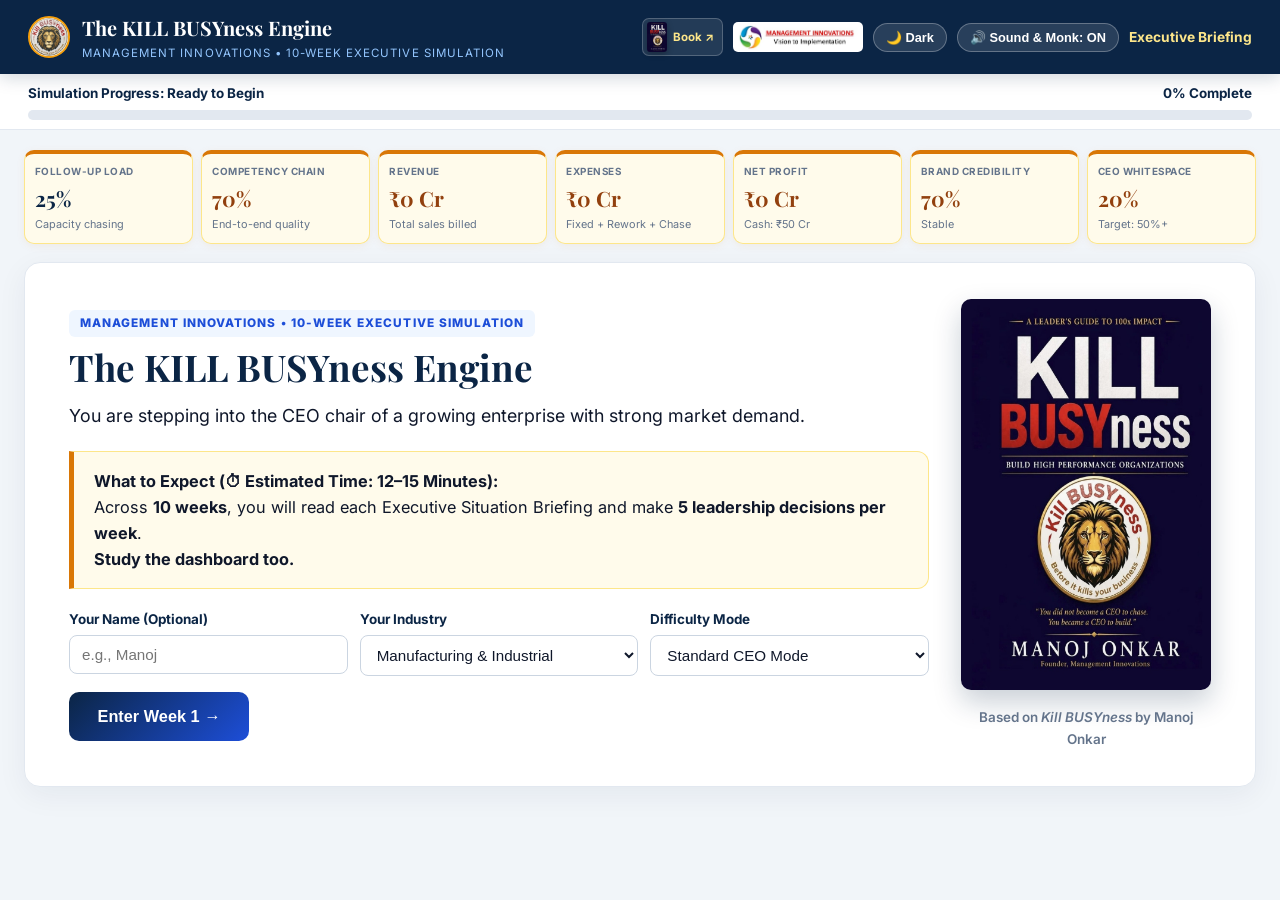
<file: game/index.html>
<!DOCTYPE html>
<html lang="en">
<head>
<meta charset="UTF-8">
<meta name="viewport" content="width=device-width, initial-scale=1.0">
<title>The KILL BUSYness Engine — 10-Week Executive Simulation</title>
<link href="https://fonts.googleapis.com/css2?family=Cormorant+Garamond:ital,wght@0,600;1,600&family=Inter:wght@400;500;600;700;800&family=Playfair+Display:ital,wght@0,600;0,700;1,600&display=swap" rel="stylesheet">
<style>
:root {
  --bg: #ffffff; --canvas: #f1f5f9; --subtle: #f8fafc; --border: #e2e8f0; --border-strong: #cbd5e1;
  --navy: #0b2545; --sapphire: #1d4ed8; --sapphire-bg: #eff6ff;
  --gold: #d97706; --gold-bg: #fffbeb; --gold-border: #fde68a;
  --emerald: #059669; --emerald-bg: #ecfdf5; --emerald-border: #6ee7b7;
  --crimson: #dc2626; --crimson-bg: #fef2f2; --crimson-border: #fca5a5;
  --text: #0f172a; --muted: #64748b;
  --serif: 'Playfair Display', Georgia, serif; --sans: 'Inter', -apple-system, sans-serif;
}
[data-theme="dark"] {
  --bg: #0f172a; --canvas: #020617; --subtle: #1e293b; --border: #334155; --border-strong: #475569;
  --navy: #f8fafc; --sapphire: #60a5fa; --sapphire-bg: rgba(59,130,246,0.16);
  --gold-bg: rgba(217,119,6,0.16); --gold-border: #b45309;
  --emerald-bg: rgba(5,150,105,0.16); --emerald-border: #059669;
  --crimson-bg: rgba(233,38,38,0.16); --crimson-border: #dc2626;
  --text: #f1f5f9; --muted: #94a3b8;
}
* { box-sizing: border-box; margin: 0; padding: 0; }
body { background: var(--canvas); color: var(--text); font-family: var(--sans); font-size: 15.5px; line-height: 1.6; transition: background 0.2s, color 0.2s; }

.nav { background: #0b2545; color: #fff; padding: 12px 28px; position: sticky; top: 0; z-index: 30; box-shadow: 0 4px 16px rgba(11,37,69,0.18); }
.nav-in { max-width: 1360px; margin: 0 auto; display: flex; justify-content: space-between; align-items: center; gap: 12px; flex-wrap: wrap; }
.brand { display: flex; align-items: center; gap: 12px; }
.brand strong { font-family: var(--serif); color: #fff; font-size: 1.25rem; }
.brand span { display: block; font-size: 0.72rem; color: #93c5fd; text-transform: uppercase; letter-spacing: 0.09em; }
.nav-btn { background: rgba(255,255,255,0.12); border: 1px solid rgba(255,255,255,0.28); color: #fff; padding: 6px 12px; border-radius: 999px; font-size: 0.8rem; font-weight: 600; cursor: pointer; }

.prog-wrap { background: var(--bg); border-bottom: 1px solid var(--border); padding: 9px 28px; }
.prog-in { max-width: 1360px; margin: 0 auto; }
.prog-meta { display: flex; justify-content: space-between; font-size: 0.84rem; font-weight: 700; color: var(--navy); margin-bottom: 5px; }
.prog-track { height: 10px; background: var(--border); border-radius: 999px; overflow: hidden; }
.prog-fill { height: 100%; width: 0%; background: linear-gradient(90deg, #1d4ed8, #059669); border-radius: 999px; transition: width 0.4s ease; }

.wrap { max-width: 1360px; margin: 20px auto 64px; padding: 0 24px; }

/* 7-KPI Dashboard — Compact Single Line: Follow-Up, Quality, Revenue, Expenses, Net Profit, Credibility, Whitespace */
.kpis { display: grid; grid-template-columns: repeat(7, 1fr); gap: 8px; margin-bottom: 18px; }
.kpi { background: var(--gold-bg); border: 1px solid var(--gold-border); border-top: 4px solid var(--gold); border-radius: 10px; padding: 10px 10px; box-shadow: 0 2px 8px rgba(217,119,6,0.08); }
.kpi .lbl { font-size: 0.62rem; text-transform: uppercase; letter-spacing: 0.05em; color: var(--muted); font-weight: 700; }
.kpi .val { font-family: var(--serif); font-size: 1.32rem; font-weight: 700; color: #92400e; margin-top: 2px; }
[data-theme="dark"] .kpi .val { color: #fde68a; }
.kpi .sub { font-size: 0.68rem; color: var(--muted); }

.screen { background: var(--bg); border: 1px solid var(--border); border-radius: 16px; padding: 32px 38px; box-shadow: 0 8px 30px rgba(11,37,69,0.06); animation: fadeUp 0.25s ease; }
.kicker { display: inline-block; font-size: 0.74rem; font-weight: 800; text-transform: uppercase; letter-spacing: 0.09em; color: var(--sapphire); background: var(--sapphire-bg); padding: 4px 11px; border-radius: 6px; margin-bottom: 8px; }
h1, h2 { font-family: var(--serif); color: var(--navy); line-height: 1.2; }
h1 { font-size: 2.3rem; margin-bottom: 12px; }
h2 { font-size: 1.7rem; margin-bottom: 10px; }
.lead { font-size: 1.12rem; line-height: 1.65; margin-bottom: 20px; }

.callout { background: var(--gold-bg); border: 1.5px solid var(--gold-border); border-left: 5px solid var(--gold); padding: 16px 20px; border-radius: 0 12px 12px 0; margin-bottom: 20px; font-size: 1.02rem; }
.brief-box { background: linear-gradient(135deg, var(--subtle), var(--sapphire-bg)); border: 1.5px solid #bfdbfe; border-left: 5px solid var(--navy); border-radius: 0 14px 14px 0; padding: 20px 24px; margin-bottom: 18px; }
.brief-lbl { font-size: 0.76rem; font-weight: 800; text-transform: uppercase; letter-spacing: 0.1em; color: var(--sapphire); margin-bottom: 8px; display: block; }
.brief-txt { font-size: 1.12rem; line-height: 1.68; margin-bottom: 12px; }
.brief-txt p + p { margin-top: 9px; }
.brief-ripple { background: var(--gold-bg); border: 1px solid var(--gold-border); border-radius: 8px; padding: 10px 14px; margin: 10px 0 12px; font-size: 0.94rem; font-weight: 600; }
.brief-meta { display: flex; flex-wrap: wrap; gap: 10px; padding-top: 12px; border-top: 1px solid var(--border); font-size: 0.86rem; }
.brief-pill { background: var(--bg); border: 1px solid var(--border-strong); padding: 5px 12px; border-radius: 7px; font-weight: 700; }

/* Animated CXO Inputs Board */
.cxo-section { margin-bottom: 22px; }
.cxo-bar { display: flex; justify-content: space-between; align-items: center; gap: 10px; flex-wrap: wrap; margin-bottom: 10px; }
.cxo-title { font-size: 0.78rem; font-weight: 800; text-transform: uppercase; letter-spacing: 0.09em; color: var(--navy); }
.cxo-play-all { background: var(--navy); color: #fde68a; border: none; border-radius: 999px; padding: 5px 14px; font-size: 0.78rem; font-weight: 700; cursor: pointer; }
.whisper-grid { display: grid; grid-template-columns: repeat(3, 1fr); gap: 12px; }
.cxo-card {
  background: var(--bg); border: 1.5px solid var(--border-strong); border-top: 4px solid var(--sapphire);
  border-radius: 12px; padding: 14px 16px; display: flex; gap: 12px; align-items: flex-start;
  box-shadow: 0 4px 14px rgba(11,37,69,0.05); opacity: 0; animation: cxoSlide 0.45s ease forwards;
}
.cxo-card:nth-child(1) { animation-delay: 0.08s; }
.cxo-card:nth-child(2) { animation-delay: 0.24s; }
.cxo-card:nth-child(3) { animation-delay: 0.40s; }
.cxo-av {
  width: 58px; height: 58px; border-radius: 50%; display: flex; align-items: center; justify-content: center;
  font-size: 1.35rem; flex-shrink: 0; color: #fff; font-weight: 700; box-shadow: 0 4px 10px rgba(0,0,0,0.16);
  overflow: hidden; border: 2.5px solid var(--sapphire);
}
.cxo-av img { width: 100%; height: 100%; object-fit: cover; object-position: center 20%; display: block; }
.cxo-info { flex: 1; }
.cxo-head { display: flex; justify-content: space-between; align-items: center; gap: 6px; margin-bottom: 4px; }
.cxo-head strong { font-size: 0.82rem; text-transform: uppercase; letter-spacing: 0.04em; color: var(--navy); }
.cxo-spk { background: var(--subtle); border: 1px solid var(--border-strong); color: var(--navy); border-radius: 999px; padding: 2px 8px; font-size: 0.7rem; font-weight: 700; cursor: pointer; }
.cxo-spk:hover { background: var(--sapphire); color: #fff; border-color: var(--sapphire); }
.cxo-txt { font-size: 0.9rem; color: var(--text); line-height: 1.48; font-style: italic; }
@keyframes cxoSlide { from { opacity: 0; transform: translateY(12px); } to { opacity: 1; transform: translateY(0); } }

/* 5-Lever Cards */
.lever-grid { display: grid; grid-template-columns: repeat(auto-fit, minmax(295px, 1fr)); gap: 16px; margin-bottom: 22px; }
.lever { background: var(--bg); border: 1.5px solid var(--border-strong); border-top: 4px solid var(--sapphire); border-radius: 14px; padding: 18px 20px; display: flex; flex-direction: column; justify-content: space-between; box-shadow: 0 4px 14px rgba(11,37,69,0.04); transition: transform 0.18s, box-shadow 0.18s, border-color 0.2s; }
.lever:hover { transform: translateY(-2px); box-shadow: 0 8px 22px rgba(11,37,69,0.08); }
.lever.decided { border-top-color: var(--emerald); border-color: var(--emerald-border); }
.lever-top { display: flex; justify-content: space-between; align-items: center; margin-bottom: 6px; }
.lever label { font-weight: 800; font-size: 1.05rem; color: var(--navy); }
.decided-tag { font-size: 0.68rem; font-weight: 800; text-transform: uppercase; background: var(--emerald); color: #fff; padding: 2px 8px; border-radius: 999px; display: none; }
.lever.decided .decided-tag { display: inline-block; }
.lever .desc { font-size: 0.94rem; color: var(--muted); margin-bottom: 14px; display: block; }
.lever input[type="range"] { width: 100%; accent-color: var(--sapphire); cursor: pointer; height: 7px; }
.readout { font-family: var(--serif); font-size: 1.35rem; font-weight: 700; color: var(--sapphire); margin-top: 10px; }
.opt-stack { display: flex; flex-direction: column; gap: 8px; }
.opt-btn { text-align: left; padding: 11px 14px; border: 1.5px solid var(--border-strong); background: var(--bg); border-radius: 9px; font-size: 0.94rem; font-weight: 600; cursor: pointer; color: var(--text); transition: all 0.15s; }
.opt-btn:hover { border-color: var(--sapphire); background: var(--sapphire-bg); transform: translateX(2px); }
.opt-btn.active { border-color: var(--sapphire); background: var(--sapphire); color: #fff; }

/* Interactive 7-Link Competency Chain Bar */
.chain-bar { display: flex; flex-wrap: wrap; gap: 6px; align-items: center; margin: 14px 0 18px; padding: 12px 14px; background: var(--subtle); border: 1px solid var(--border); border-radius: 10px; }
.c-node { flex: 1; min-width: 92px; text-align: center; padding: 7px 6px; border-radius: 7px; font-size: 0.74rem; font-weight: 700; border: 1.5px solid var(--border); background: var(--bg); }
.c-node.g { border-color: var(--emerald); background: var(--emerald-bg); color: var(--emerald); }
.c-node.a { border-color: var(--gold); background: var(--gold-bg); color: var(--gold); }
.c-node.r { border-color: var(--crimson); background: var(--crimson-bg); color: var(--crimson); }

/* Monk Card */
.monk-card { background: var(--gold-bg); border: 1.5px solid #f59e0b; border-radius: 14px; padding: 18px 22px; margin-bottom: 18px; display: flex; gap: 16px; align-items: flex-start; }
.monk-avatar { width: 64px; height: 64px; border-radius: 50%; background: #0b2545; color: #fde68a; display: flex; align-items: center; justify-content: center; font-size: 1.55rem; flex-shrink: 0; border: 2.5px solid #d97706; overflow: hidden; box-shadow: 0 4px 12px rgba(217,119,6,0.28); }
.monk-avatar img { width: 100%; height: 100%; object-fit: cover; object-position: center 20%; display: block; }
.monk-body { flex: 1; }
.monk-head { display: flex; justify-content: space-between; align-items: center; margin-bottom: 6px; flex-wrap: wrap; gap: 8px; }
.monk-head span { font-size: 0.74rem; font-weight: 800; text-transform: uppercase; letter-spacing: 0.09em; color: #b45309; }
[data-theme="dark"] .monk-head span { color: #fde68a; }
.monk-play { background: #0b2545; color: #fde68a; border: none; border-radius: 999px; padding: 5px 13px; font-size: 0.78rem; font-weight: 700; cursor: pointer; }
.monk-quote { font-family: 'Cormorant Garamond', Georgia, serif; font-style: italic; font-weight: 600; font-size: 1.36rem; line-height: 1.48; }

.max-bar { background: #0b2545; color: #fff; border-radius: 12px; padding: 14px 20px; margin-bottom: 16px; display: flex; justify-content: space-between; align-items: center; flex-wrap: wrap; gap: 10px; }
.max-bar strong { font-family: var(--serif); font-size: 1.3rem; color: #fde68a; }

.visual-banner { background: var(--sapphire-bg); border: 1.5px solid #bfdbfe; border-radius: 12px; padding: 14px 16px; margin-bottom: 16px; }
.vb-head { display: flex; justify-content: space-between; align-items: center; margin-bottom: 10px; font-size: 0.76rem; font-weight: 800; text-transform: uppercase; color: var(--navy); }
.vb-flow { display: grid; grid-template-columns: 1fr auto 1fr auto 1fr auto 1fr; gap: 8px; align-items: center; }
.vb-node { background: var(--bg); border: 2px solid var(--border); border-radius: 10px; padding: 10px 8px; text-align: center; }
.vb-node.ok { border-color: var(--emerald); background: var(--emerald-bg); }
.vb-node.warn { border-color: var(--gold); background: var(--gold-bg); }
.vb-node.bad { border-color: var(--crimson); background: var(--crimson-bg); }
.vb-lbl { font-size: 0.8rem; font-weight: 700; }
.vb-stat { font-size: 0.94rem; font-weight: 800; margin-top: 2px; }
.vb-arr { color: var(--sapphire); font-weight: 800; text-align: center; }

.delta-grid { display: grid; grid-template-columns: repeat(4, 1fr); gap: 12px; margin: 14px 0 18px; }
.delta-box { background: var(--subtle); border: 1.5px solid var(--border); border-radius: 12px; padding: 14px; text-align: center; }
.delta-box.pos { background: var(--emerald-bg); border-color: var(--emerald-border); }
.delta-box.neg { background: var(--crimson-bg); border-color: var(--crimson-border); }
.delta-box .dl { font-size: 0.76rem; text-transform: uppercase; color: var(--muted); font-weight: 700; }
.delta-box .dv { font-family: var(--serif); font-size: 1.6rem; font-weight: 700; color: var(--navy); margin: 3px 0; }
.pill-pos { display: inline-block; background: var(--emerald); color: #fff; font-size: 0.78rem; font-weight: 700; padding: 2px 9px; border-radius: 999px; }
.pill-neg { display: inline-block; background: var(--crimson); color: #fff; font-size: 0.78rem; font-weight: 700; padding: 2px 9px; border-radius: 999px; }
.pill-neu { display: inline-block; background: var(--muted); color: #fff; font-size: 0.78rem; font-weight: 700; padding: 2px 9px; border-radius: 999px; }

.charts-row { display: grid; grid-template-columns: 1fr 1fr; gap: 14px; margin: 16px 0 20px; }
.chart-card { background: var(--subtle); border: 1px solid var(--border); border-radius: 12px; padding: 14px 16px; }
.chart-title { font-size: 0.82rem; font-weight: 700; text-transform: uppercase; color: var(--navy); margin-bottom: 8px; display: flex; justify-content: space-between; }

.logic-list { display: grid; grid-template-columns: repeat(2, 1fr); gap: 12px; margin-bottom: 22px; }
.logic-item { border-radius: 10px; padding: 13px 16px; border: 1.5px solid var(--border); display: flex; gap: 10px; align-items: flex-start; }
.logic-item.good { background: var(--emerald-bg); border-color: var(--emerald-border); border-left: 5px solid var(--emerald); }
.logic-item.bad { background: var(--crimson-bg); border-color: var(--crimson-border); border-left: 5px solid var(--crimson); }
.imp-badge { font-size: 0.72rem; font-weight: 800; padding: 3px 8px; border-radius: 6px; white-space: nowrap; margin-top: 2px; }
.good .imp-badge { background: var(--emerald); color: #fff; }
.bad .imp-badge { background: var(--crimson); color: #fff; }
.logic-item strong { display: block; font-size: 1rem; color: var(--navy); margin-bottom: 2px; }
.logic-item p { font-size: 0.94rem; }

.hero-grid { display: grid; grid-template-columns: 1fr 250px; gap: 32px; align-items: center; }
.hero-cover { width: 100%; border-radius: 10px; box-shadow: 0 12px 28px rgba(11,37,69,0.22); }
.setup-row { display: flex; flex-wrap: wrap; gap: 12px; margin: 12px 0 16px; }
.setup-field { flex: 1; min-width: 190px; }
.setup-field label { display: block; font-weight: 700; font-size: 0.84rem; color: var(--navy); margin-bottom: 4px; }
.setup-field input, .setup-field select { width: 100%; padding: 10px 12px; border: 1.5px solid var(--border-strong); border-radius: 8px; font-size: 0.95rem; background: var(--bg); color: var(--text); }

.debrief-cols { display: grid; grid-template-columns: 2.1fr 0.9fr; gap: 16px; margin: 20px 0; }
.rights-grid { display: grid; grid-template-columns: 1fr 1fr; gap: 0 18px; }
@media (max-width: 820px) { .rights-grid { grid-template-columns: 1fr; } }
.debrief-col { background: var(--subtle); border: 1px solid var(--border); border-radius: 12px; padding: 20px; }
.debrief-col.right-col { border-top: 5px solid var(--emerald); }
.debrief-col.fix-col { border-top: 5px solid var(--crimson); }
.debrief-col h3 { font-family: var(--serif); font-size: 1.25rem; color: var(--navy); margin-bottom: 12px; }
.d-entry { padding: 10px 0; border-bottom: 1px solid var(--border); font-size: 0.94rem; }
.d-entry:last-child { border-bottom: none; }
.d-entry strong { display: block; color: var(--navy); }
.ch-tag { display: inline-block; margin-top: 4px; font-size: 0.74rem; font-weight: 700; color: var(--sapphire); background: var(--sapphire-bg); padding: 2px 8px; border-radius: 4px; }

.bench-bar { background: linear-gradient(135deg, #0b2545, #1d4ed8); color: #fff; border-radius: 12px; padding: 20px 24px; margin: 16px 0; display: flex; justify-content: space-between; align-items: center; flex-wrap: wrap; gap: 12px; }
.bench-bar strong { font-family: var(--serif); font-size: 1.55rem; color: #fde68a; }

.btn-row { display: flex; flex-wrap: wrap; gap: 10px; margin-top: 18px; }
.btn-main { flex: 1; min-width: 180px; padding: 15px 22px; border: none; border-radius: 10px; background: linear-gradient(135deg, #0b2545, #1d4ed8); color: #fff; font-weight: 700; font-size: 1.02rem; cursor: pointer; }
.btn-sec { padding: 14px 18px; border: 1.5px solid var(--border-strong); border-radius: 10px; background: var(--bg); color: var(--navy); font-weight: 700; font-size: 0.94rem; cursor: pointer; }

table { width: 100%; border-collapse: collapse; margin: 16px 0; font-size: 0.9rem; }
th, td { padding: 9px 10px; border-bottom: 1px solid var(--border); text-align: left; }
th { font-size: 0.74rem; text-transform: uppercase; color: var(--muted); background: var(--subtle); }

/* Double-Size Trophy Modal + Confetti Canvas */
.modal-overlay { position: fixed; inset: 0; background: rgba(11,37,69,0.78); backdrop-filter: blur(5px); display: flex; align-items: center; justify-content: center; z-index: 100; padding: 20px; }
.modal-box { background: var(--bg); border-radius: 24px; max-width: 820px; width: 92%; padding: 44px 42px; text-align: center; box-shadow: 0 28px 70px rgba(0,0,0,0.4); border: 3px solid var(--gold-border); animation: popIn 0.3s ease; position: relative; z-index: 102; }
.modal-box h2 { font-size: 2.25rem; margin: 8px 0; }
.modal-score { display: inline-block; background: linear-gradient(135deg, #0b2545, #1d4ed8); color: #fde68a; font-family: var(--serif); font-size: 1.9rem; font-weight: 700; padding: 12px 28px; border-radius: 999px; margin: 14px 0 18px; }
#confetti-canvas { position: fixed; inset: 0; pointer-events: none; z-index: 101; }
.hidden { display: none !important; }

/* Glossary Pills */
.gloss-row { display: flex; flex-wrap: wrap; gap: 8px; margin: 12px 0; }
.gloss-btn { background: var(--subtle); border: 1px solid var(--border-strong); color: var(--navy); padding: 6px 12px; border-radius: 999px; font-size: 0.82rem; font-weight: 700; cursor: pointer; }
.gloss-box { background: var(--gold-bg); border: 1px solid var(--gold-border); border-radius: 10px; padding: 12px 16px; margin-top: 8px; font-size: 0.94rem; }

@keyframes fadeUp { from { opacity: 0; transform: translateY(6px); } to { opacity: 1; transform: translateY(0); } }
@keyframes popIn { from { opacity: 0; transform: scale(0.88); } to { opacity: 1; transform: scale(1); } }
@media (min-width: 1024px) {
  body { font-size: 16.5px; }
  .screen { padding: 36px 44px; }
  .lever-grid { grid-template-columns: repeat(3, 1fr); }
  .brief-txt { font-size: 1.16rem; }
  .monk-quote { font-size: 1.42rem; }
}
@media (max-width: 820px) {
  body { font-size: 14.5px; }
  .hero-grid, .whisper-grid, .charts-row, .debrief-cols, .logic-list, .vb-flow { grid-template-columns: 1fr; }
  .kpis, .delta-grid { grid-template-columns: repeat(2, 1fr); }
  .vb-arr { transform: rotate(90deg); }
  .screen { padding: 20px 16px; }
  .modal-box { padding: 26px 20px; }
  .modal-box h2 { font-size: 1.6rem; }
}
@media print { .nav, .prog-wrap, .btn-row, .modal-overlay, .monk-play, .whispers { display: none !important; } body { background: #fff; } .screen { box-shadow: none; border: none; padding: 0; } }
</style>
</head>
<body>

<canvas id="confetti-canvas" class="hidden"></canvas>

<header class="nav">
  <div class="nav-in">
    <div class="brand">
      <img src="assets/emblem_circle.png" alt="Lion Emblem" style="width:42px;height:42px;border-radius:50%;object-fit:cover;border:2px solid #f59e0b;background:#fff">
      <div>
        <strong>The KILL BUSYness Engine</strong>
        <span>Management Innovations • 10-Week Executive Simulation</span>
      </div>
    </div>
    <div style="display:flex;align-items:center;gap:10px;flex-wrap:wrap">
      <a href="https://www.KILLBUSYness.com" target="_blank" rel="noopener" title="Visit www.KILLBUSYness.com" style="display:inline-flex;align-items:center;gap:6px;text-decoration:none;background:rgba(255,255,255,0.1);padding:3px 8px 3px 4px;border-radius:7px;border:1px solid rgba(255,255,255,0.22)"><img src="assets/book-cover.jpg" alt="Kill BUSYness Book" style="height:30px;border-radius:3px;box-shadow:0 2px 6px rgba(0,0,0,0.3)"><span style="color:#fde68a;font-size:0.72rem;font-weight:700">Book ↗</span></a>
      <img src="assets/mi-logo.jpeg" alt="MI Logo" style="height:30px;border-radius:5px;background:#fff;padding:2px 5px">
      <button class="nav-btn" id="theme-btn" onclick="toggleTheme()">🌙 Dark</button>
      <button class="nav-btn" id="snd-btn" onclick="toggleSound()">🔊 Sound &amp; Monk: ON</button>
      <div style="font-size:0.86rem;font-weight:700;color:#fde68a" id="wk-pill">Executive Briefing</div>
    </div>
  </div>
</header>

<div class="prog-wrap">
  <div class="prog-in">
    <div class="prog-meta">
      <span id="prog-label">Simulation Progress: Ready to Begin</span>
      <span id="prog-pct">0% Complete</span>
    </div>
    <div class="prog-track"><div class="prog-fill" id="prog-fill"></div></div>
  </div>
</div>

<main class="wrap">
  <div class="kpis">
    <div class="kpi"><div class="lbl">Follow-Up Load</div><div class="val" id="k-tax">25%</div><div class="sub">Capacity chasing</div></div>
    <div class="kpi"><div class="lbl">Competency Chain</div><div class="val" id="k-qual">70%</div><div class="sub">End-to-end quality</div></div>
    <div class="kpi"><div class="lbl">Revenue</div><div class="val" id="k-rev">₹0 Cr</div><div class="sub">Total sales billed</div></div>
    <div class="kpi"><div class="lbl">Expenses</div><div class="val" id="k-exp">₹0 Cr</div><div class="sub">Fixed + Rework + Chase</div></div>
    <div class="kpi"><div class="lbl">Net Profit</div><div class="val" id="k-prof">₹0 Cr</div><div class="sub" id="k-cash">Cash: ₹50 Cr</div></div>
    <div class="kpi"><div class="lbl">Brand Credibility</div><div class="val" id="k-brand">70%</div><div class="sub" id="k-brand-sub">Stable</div></div>
    <div class="kpi"><div class="lbl">CEO Whitespace</div><div class="val" id="k-ws">20%</div><div class="sub">Target: 50%+</div></div>
  </div>

  <section class="screen" id="stage"></section>
</main>

<div class="modal-overlay hidden" id="trophy-modal"><div class="modal-box" id="trophy-content"></div></div>

<script>
const STORAGE_KEY = "kbe_v2_save";
const SB_URL = "https://oictzdcrdqgwawezwjzr.supabase.co";
const SB_KEY = "eyJhbGciOiJIUzI1NiIsInR5cCI6IkpXVCJ9.eyJpc3MiOiJzdXBhYmFzZSIsInJlZiI6Im9pY3R6ZGNyZHFnd2F3ZXp3anpyIiwicm9sZSI6ImFub24iLCJpYXQiOjE3ODU5OTc5MzQsImV4cCI6MjEwMTU3MzkzNH0._-QPa4TDifIriTJlcuP05w6eCPnXUjcFDQNcFEQ0kB8";
async function pushRunToSupabase(note = "", rating = null) {
  try {
    if (!s.runId) s.runId = (crypto.randomUUID ? crypto.randomUUID() : 'xxxxxxxx-xxxx-4xxx-yxxx-xxxxxxxxxxxx'.replace(/[xy]/g, c => { const r = Math.random()*16|0; return (c==='x'?r:(r&0x3|0x8)).toString(16); }));
    if (s.runSaved && (note || rating)) {
      const r2 = await fetch(`${SB_URL}/rest/v1/rpc/update_run_feedback`, {
        method: "POST",
        headers: { apikey: SB_KEY, Authorization: `Bearer ${SB_KEY}`, "Content-Type": "application/json" },
        body: JSON.stringify({ p_id: s.runId, p_note: note, p_rating: rating })
      });
      return r2.ok;
    }
    if (s.runSaved) return;
    const res = await fetch(`${SB_URL}/rest/v1/game_runs`, {
      method: "POST",
      headers: { apikey: SB_KEY, Authorization: `Bearer ${SB_KEY}`, "Content-Type": "application/json", Prefer: "return=minimal" },
      body: JSON.stringify({
        id: s.runId, ceo_name: s.ceoName || "Anonymous CEO", industry: s.industry, mode: s.mode,
        team_code: (s.teamCode || "GLOBAL").toUpperCase(),
        net_profit: s.profit, total_rev: s.totRev, total_exp: s.totExp,
        follow_up: s.tax, quality: s.qual, credibility: s.brand, whitespace: s.ws,
        monday_pact: "", feedback_note: note, feedback_rating: rating,
        choices_json: s.choices || [], build_version: "V5.0"
      })
    });
    if (res.ok) { s.runSaved = true; saveProgress(); return true; }
    return false;
  } catch (e) { return false; }
}
const RUNS_KEY = "kbe_v2_runs";
const GLOSSARY = {
  "NFR (No Follow-Up Required)": "The ultimate operational standard (Ch 8): a commitment made is a commitment honoured—eliminating the Chase Machine across Leader (NFRL), Team (NFRT), Department (NFRD), Company (NFRC), and Ecosystem (NFRE).",
  "The Competency Chain": "Not seven independent problems, but one causal chain (Ch 4): Recruitment → Training → Promotion → Sales → Delivery → Brand → Future. A chain fails everywhere downstream of its weakest link.",
  "CEO's Representative": "Closing the Competency Chain (Ch 4.h): every manager and supervisor leads on the CEO's behalf, making enterprise-first decisions rather than defending department convenience.",
  "Project Whitespace": "Phase 3 of the First 90 Days (Ch 9): reclaiming 50% of the leadership calendar from habitual busyness to protect deep strategic thinking.",
  "Mount Neverest": "Institutionalizing recurring, dedicated leadership reflection days (Ch 5 & 10) so the organization never mistakes achievement for arrival.",
  "The Three Silences": "Silence of the Soul (missing purpose), Silence of the Heart (compliance instead of care), and Silence of the Head (suppressed independent thinking) — Intro & Ch 1."
};

let s = {}, inp = {}, soundOn = true, audioCtx = null, ambGain = null, ambStarted = false, lastMonkText = "";

function toggleTheme() {
  const dark = document.documentElement.getAttribute("data-theme") === "dark";
  document.documentElement.setAttribute("data-theme", dark ? "light" : "dark");
  document.getElementById("theme-btn").textContent = dark ? "🌙 Dark" : "☀️ Light";
}
function ensureAudio() {
  if (!soundOn) return null;
  if (!audioCtx) audioCtx = new (window.AudioContext || window.webkitAudioContext)();
  if (audioCtx.state === "suspended") audioCtx.resume();
  if (!ambStarted) {
    ambStarted = true; ambGain = audioCtx.createGain(); ambGain.gain.value = 0.022; ambGain.connect(audioCtx.destination);
    [130.81, 196.00, 246.94, 293.66].forEach(f => { const o = audioCtx.createOscillator(); o.type = "sine"; o.frequency.value = f; o.connect(ambGain); o.start(); });
  }
  return audioCtx;
}
function toggleSound() {
  soundOn = !soundOn;
  document.getElementById("snd-btn").textContent = soundOn ? "🔊 Sound & Monk: ON" : "🔇 Sound & Monk: OFF";
  if (ambGain && audioCtx) ambGain.gain.setTargetAtTime(soundOn ? 0.022 : 0, audioCtx.currentTime, 0.15);
  if (!soundOn && window.speechSynthesis) window.speechSynthesis.cancel();
}
function playTone(freq, dur, type="sine", vol=0.08, delay=0) {
  const ctx = ensureAudio(); if (!ctx) return;
  const o = ctx.createOscillator(), g = ctx.createGain();
  o.type = type; o.frequency.value = freq;
  g.gain.setValueAtTime(0.0001, ctx.currentTime + delay);
  g.gain.exponentialRampToValueAtTime(vol, ctx.currentTime + delay + 0.02);
  g.gain.exponentialRampToValueAtTime(0.0001, ctx.currentTime + delay + dur);
  o.connect(g); g.connect(ctx.destination);
  o.start(ctx.currentTime + delay); o.stop(ctx.currentTime + delay + dur + 0.02);
}
function sfxClick() { playTone(520, 0.06, "triangle", 0.06); }
function sfxGood() { playTone(523.25, 0.16, "sine", 0.08, 0); playTone(659.25, 0.2, "sine", 0.08, 0.1); playTone(783.99, 0.28, "sine", 0.08, 0.2); }
function sfxWarn() { playTone(260, 0.2, "triangle", 0.07, 0); playTone(215, 0.28, "triangle", 0.07, 0.14); }
function sfxFanfare() { [523.25, 659.25, 783.99, 1046.5].forEach((f, i) => playTone(f, 0.45, "triangle", 0.09, i * 0.11)); }

function speakMonk(text) {
  lastMonkText = text;
  if (!soundOn || !("speechSynthesis" in window)) return;
  window.speechSynthesis.cancel();
  const u = new SpeechSynthesisUtterance(text);
  const voices = window.speechSynthesis.getVoices();
  const brian = voices.find(v => /brian/i.test(v.name)) || voices.find(v => /daniel|george|ryan|uk english male/i.test(v.name)) || voices.find(v => /en-/i.test(v.lang));
  if (brian) u.voice = brian;
  u.rate = 0.90; u.pitch = 0.94; u.volume = 0.98;
  window.speechSynthesis.speak(u);
}
if ("speechSynthesis" in window) window.speechSynthesis.onvoiceschanged = () => window.speechSynthesis.getVoices();
const CXO_CAST = {
  "CFO":              { icon: "💰", img: "assets/cxo_cfo.jpg",        col: "#0b2545", pitch: 0.88, rate: 0.96 },
  "Production Head":  { icon: "🏭", img: "assets/cxo_production.jpg", col: "#b45309", pitch: 0.84, rate: 0.95 },
  "Sales Head":       { icon: "📈", img: "assets/cxo_sales.jpg",      col: "#1d4ed8", pitch: 1.05, rate: 1.02 },
  "Marketing Head":   { icon: "📣", img: "assets/cxo_marketing.jpg",  col: "#7c3aed", pitch: 1.10, rate: 1.00 },
  "Quality Head":     { icon: "✅", img: "assets/cxo_quality.jpg",    col: "#059669", pitch: 0.96, rate: 0.94 },
  "R&D Head":         { icon: "🔬", img: "assets/cxo_rd.jpg",         col: "#0f766e", pitch: 0.92, rate: 0.95 },
  "HR Head":          { icon: "👥", img: "assets/cxo_hr.jpg",         col: "#be123c", pitch: 1.12, rate: 0.98 },
  "Supply Chain Head":{ icon: "🚚", img: "assets/cxo_supply.jpg",     col: "#475569", pitch: 0.86, rate: 0.96 },
  "Board Chair":      { icon: "🏛️", img: "assets/cxo_board.jpg",      col: "#92400e", pitch: 0.82, rate: 0.90 }
};

function getCXO(role) {
  for (const k of Object.keys(CXO_CAST)) {
    if (role.toLowerCase().includes(k.toLowerCase().split(" ")[0])) return { name: role, ...CXO_CAST[k] };
  }
  return { name: role, icon: "💼", img: "assets/cxo_cfo.jpg", col: "#1d4ed8", pitch: 1.0, rate: 0.98 };
}

function speakCXO(role, text) {
  if (!soundOn || !("speechSynthesis" in window)) return;
  window.speechSynthesis.cancel();
  const c = getCXO(role);
  const clean = text.replace(/[“”"]/g, "");
  const u = new SpeechSynthesisUtterance(`${role} says: ${clean}`);
  u.pitch = c.pitch; u.rate = c.rate; u.volume = 0.95;
  window.speechSynthesis.speak(u);
}

function speakAllCXOs() {
  if (!soundOn || !("speechSynthesis" in window)) return;
  window.speechSynthesis.cancel();
  const W = WEEKS[s.wk - 1];
  W.whispers.forEach(w => {
    const c = getCXO(w.who);
    const u = new SpeechSynthesisUtterance(`${w.who} says: ${w.txt.replace(/[“”"]/g, "")}`);
    u.pitch = c.pitch; u.rate = c.rate; u.volume = 0.95;
    window.speechSynthesis.speak(u);
  });
}


function fireConfetti() {
  const c = document.getElementById("confetti-canvas");
  c.classList.remove("hidden");
  c.width = window.innerWidth; c.height = window.innerHeight;
  const ctx = c.getContext("2d");
  const pieces = Array.from({ length: 90 }, () => ({
    x: Math.random() * c.width, y: Math.random() * -c.height * 0.5,
    r: 4 + Math.random() * 6, vy: 2 + Math.random() * 4, vx: (Math.random() - 0.5) * 3,
    col: ["#f59e0b", "#1d4ed8", "#059669", "#fde68a", "#0b2545"][Math.floor(Math.random() * 5)]
  }));
  let frames = 0;
  function draw() {
    ctx.clearRect(0, 0, c.width, c.height);
    pieces.forEach(p => { p.x += p.vx; p.y += p.vy; ctx.fillStyle = p.col; ctx.fillRect(p.x, p.y, p.r, p.r * 1.4); });
    if (++frames < 140) requestAnimationFrame(draw); else c.classList.add("hidden");
  }
  draw();
}

const WEEKS = [
  {
    wk: 1, focus: "Week 1 Kickoff", kicker: "Week 1 of 10 • Q1 Kickoff & Rising Demand",
    title: "Strong Demand, Tight Deadlines",
    lead: "<p>You are the CEO. We are at the start of Week 1.</p><p>Market demand is healthy. Some internal friction is there as in most companies.</p><p>Your Operations Head reports spending half her week chasing overdue handoffs and wants to hire coordinators immediately.</p><p>Meanwhile, a flagship project kicks off soon without a Lead Engineer, weekly meetings end without named owners, and VPs are watching how you personally model standards.</p><p>Decide how you will set the operating tone from Day 1.</p>",
    whispers: [
      { who: "Production Head", txt: "“Give me 2 coordinators for the next 8 weeks so deliveries do not slip while we catch up.”" },
      { who: "Sales Head", txt: "“Demand is strong—take every order we can get so Q1 starts ahead of target.”" },
      { who: "Quality Head", txt: "“I am concerned about rushing this Lead Engineer hire—cutting corners on selection rarely ends well.”" }
    ],
    levers: [
      { id: "orders", type: "slider", label: "1. Weekly Order Intake", desc: "Orders accepted this week.", min: 2, max: 10, val: 7, unit: " Orders" },
      { id: "coords", type: "opt", label: "2. Follow-Up Support", desc: "Operations asks for coordinators to track overdue handoffs.", opts: [
        { v: "no", t: "Decline coordinators — implement No Follow Up Required (NFR) Culture", dTax: -7, ok: true, ch: "Ch 1 & 8 (NFR)", recT: "Eliminated Accountability Tax", recI: "Cut Follow-Up (-7%) and established direct ownership." },
        { v: "one", t: "Approve 1 temporary coordinator for 30 days", dTax: 3, ok: false, ch: "Ch 1 (Chase Machine)", recT: "Hired 1 Temporary Coordinator", recI: "Still signalled that chasing is acceptable (+3% Follow-Up)." },
        { v: "yes", t: "Approve 2 full-time coordinators for daily tracking", dTax: 10, ok: false, ch: "Ch 1 (Chase Machine)", recT: "Hired 2 Coordinators", recI: "Expanded the Chase Machine (+10% Follow-Up)." }
      ]},
      { id: "hire", type: "opt", label: "3. Urgent Engineering Hire", desc: "A key project needs a Lead Engineer before kickoff.", opts: [
        { v: "fast", t: "Hire the available candidate to start Monday", lagWk: 3, lagQual: -12, lagBrand: -5, chainIdx: 0, ok: false, ch: "Ch 4.a (Recruitment)", recT: "Hired Available Fast (W1)", recI: "Triggered a 2-week delayed quality drop (-12%) in W3." },
        { v: "contract", t: "Bring in a short-term contractor to bridge the gap", lagWk: 3, lagQual: -4, chainIdx: 0, ok: false, ch: "Ch 4.a (Recruitment)", recT: "Used Short-Term Contractor (W1)", recI: "Created handoff friction in W3 (-4% Quality)." },
        { v: "rigor", t: "Follow rigorous selection process despite delay", invCost: 2, lagWk: 3, lagQual: 10, chainIdx: 0, ok: true, ch: "Ch 4.a (Recruitment)", recT: "Followed Rigorous Selection Process", recI: "Compounded into +10% delivery quality in W3." }
      ]},
      { id: "meet", type: "opt", label: "4. Executive Meeting Design", desc: "Weekly meetings currently run long with no clear owners.", opts: [
        { v: "vis", t: "Keep full status updates for complete visibility", dWs: -6, ok: false, ch: "Ch 1 (Meetings)" },
        { v: "short", t: "Shorten status meetings to 45 minutes", dWs: -2, ok: false, ch: "Ch 1 (Meetings)" },
        { v: "dec", t: "Convert to decision-only meetings with named owners", dWs: 6, dTax: -4, ok: true, ch: "Ch 1 (Decision Meetings)" }
      ]},
      { id: "mirror", type: "opt", label: "5. Rolling Out Standards", desc: "How do you introduce higher reliability to your VPs?", opts: [
        { v: "memo", t: "Issue a formal company-wide policy memo", dBrand: -2, lagWk: 2, lagQual: -2, ok: false, ch: "Ch 8 (CEO Mirror)" },
        { v: "hr", t: "Ask HR to run a reliability workshop for managers", dBrand: 1, ok: false, ch: "Ch 8 (CEO Mirror)" },
        { v: "model", t: "Model every commitment personally before asking others", dBrand: 4, ok: true, ch: "Ch 8 (CEO Mirror)" }
      ]}
    ],
    monkGood: "When the leader models reliability before writing a single memo, the organization learns faster from your conduct than from your commands.",
    monkBad: "When you hire chasers to guard broken promises and rush entry to please the clock, you do not cure the leak—you build a monument to it."
  },
  {
    wk: 2, focus: "Purpose & Friction", kicker: "Week 2 of 10 • Growth Friction & Purpose",
    title: "New Hires, Purpose Gap & A Tempting Bid",
    lead: "<p>Week 2 brings normal growth friction.</p><p>New hires are joining the floor, and Operations wants them productive quickly rather than spending weeks in formal coaching.</p><p>Your company purpose looks inspiring on the wall, yet two levels down it has evaporated into dry KPI checklists.</p><p>At the same time, Sales brings in a large custom order outside your standard capability—margins are thin, though top-line volume is attractive.</p><p>Make your calls for Week 2.</p>",
    whispers: [
      { who: "Sales Head", txt: "“This custom bid keeps our top-line ahead—let us sign it and figure out delivery later.”" },
      { who: "CFO", txt: "“Full cost accounting shows that low-margin custom order will actually bleed cash and overload the plant.”" },
      { who: "HR Head", txt: "“1-day orientation gets new hires onto billable work immediately.”" }
    ],
    levers: [
      { id: "orders", type: "slider", label: "1. Weekly Order Intake", desc: "Orders accepted this week.", min: 3, max: 10, val: 6, unit: " Orders" },
      { id: "train", type: "opt", label: "2. New-Hire Onboarding", desc: "How are new hires integrated into the team?", opts: [
        { v: "short", t: "1-day orientation and learn on the job", dQual: -6, lagWk: 4, lagQual: -6, lagBrand: -2, chainIdx: 1, ok: false, ch: "Ch 4.b (Training)", recT: "1-Day Orientation Only", recI: "New hires copied shortcuts (-6% now, -6% in W4)." },
        { v: "buddy", t: "Pair with a senior colleague for 3 days", dQual: -1, lagWk: 4, lagQual: -2, chainIdx: 1, ok: false, ch: "Ch 4.b (Training)" },
        { v: "rigor", t: "Structured multi-week training and onboarding", invCost: 2.5, dQual: 7, lagWk: 4, lagQual: 5, chainIdx: 1, ok: true, ch: "Ch 4.b (Training)", recT: "Structured Onboarding Coaching", recI: "Lifted capability (+7% now, +5% in W4)." }
      ]},
      { id: "bid", type: "opt", label: "3. Low-Margin Custom Bid", desc: "A large order outside your standard capability.", opts: [
        { v: "sign", t: "Accept the order to boost top-line revenue", dBrand: -8, lagWk: 4, lagBrand: -6, lagTax: 5, chainIdx: 3, ok: false, ch: "Ch 4.d (Sales)", recT: "Signed Wrong-Fit Custom Bid", recI: "Strained delivery (-8% Brand now, -6% in W4)." },
        { v: "half", t: "Take a smaller trial batch to test the client", dBrand: -3, dTax: 3, chainIdx: 3, ok: false, ch: "Ch 4.d (Sales)" },
        { v: "pass", t: "Decline cleanly and focus on right-fit accounts", dBrand: 2, chainIdx: 3, ok: true, ch: "Ch 4.d (Sales)", recT: "Declined Wrong-Fit Bid", recI: "Protected margins and lifted Brand Credibility (+2%)." }
      ]},
      { id: "purpGap", type: "opt", label: "4. The Purpose Transmission Gap", desc: "Purpose is evaporating into dry KPIs on the floor.", opts: [
        { v: "kpi", t: "Keep focus strictly on quarterly KPI targets", dBrand: -3, ok: false, ch: "Ch 2 (Purpose)" },
        { v: "poster", t: "Refresh office posters and quarterly newsletters", dBrand: -1, ok: false, ch: "Ch 2 (Purpose)" },
        { v: "trans", t: "Have managers translate the 'Why' into daily work", dBrand: 2, dQual: 3, ok: true, ch: "Ch 2 (Purpose)" }
      ]},
      { id: "dash", type: "opt", label: "5. Performance Reporting", desc: "Every VP wants their own custom KPI dashboard.", opts: [
        { v: "many", t: "Build a separate dashboard for each department", dTax: 5, ok: false, ch: "Ch 6 (Silos)" },
        { v: "both", t: "Allow local dashboards plus a weekly summary", dTax: 2, ok: false, ch: "Ch 6 (Silos)" },
        { v: "one", t: "Maintain one shared company-wide truth board", dTax: -4, ok: true, ch: "Ch 6 (Alignment)" }
      ]}
    ],
    monkGood: "Not every order is business; some are merely noise wearing the mask of revenue. When managers translate purpose daily, work becomes a temple rather than a brickyard.",
    monkBad: "A river that flows into every ditch loses the force to reach the ocean. When purpose evaporates into dry checklists, effort rises while meaning fades."
  },
  {
    wk: 3, focus: "Strategy & Promo", kicker: "Week 3 of 10 • Strategy & Portfolio Focus",
    title: "Strategic Choices & A Key Promotion",
    lead: "<p>You are now in the early phase of the 10-week cycle.</p><p>Your teams are currently supporting five business lines and pursuing multiple customer segments at once.</p><p>A senior Plant Manager role has opened up, and your strongest technical engineer expects the promotion based on tenure.</p><p>Meanwhile, marketing is asking for 20% of leadership bandwidth for a visible brand refresh.</p>",
    whispers: [
      { who: "Marketing Head", txt: "“A fresh logo and deck will impress clients right now—give us 20% of team bandwidth.”" },
      { who: "Production Head", txt: "“Promote our senior engineer; he knows the machines better than anyone.”" },
      { who: "HR Head", txt: "“Domain mastery is not people leadership—let us promote strictly on leadership readiness.”" }
    ],
    levers: [
      { id: "orders", type: "slider", label: "1. Weekly Order Intake", desc: "Orders accepted this week.", min: 3, max: 10, val: 6, unit: " Orders" },
      { id: "lines", type: "opt", label: "2. Portfolio Focus", desc: "How many business lines will your team support?", opts: [
        { v: "all", t: "Keep all 5 lines active to protect revenue", dTax: 6, ok: false, ch: "Ch 3 (Strategy)", recT: "Kept All 5 Business Lines", recI: "Diluted focus (+6% Follow-Up drag)." },
        { v: "cut1", t: "Pause 1 minor line while keeping 4 running", dWs: 3, dTax: -1, ok: false, ch: "Ch 3 (Strategy)" },
        { v: "focus", t: "Exit 2 low-margin lines and double down on core", dWs: 10, dTax: -6, ok: true, ch: "Ch 3 (Saying NO)", recT: "Exercised Discipline of Saying 'NO'", recI: "Freed Whitespace (+10%) and cut Follow-Up (-6%)." }
      ]},
      { id: "promo", type: "opt", label: "3. Plant Manager Promotion", desc: "How do you select the new Plant Manager?", opts: [
        { v: "tenure", t: "Promote top technical performer based on tenure", dTax: 5, dQual: -4, lagWk: 5, lagQual: -5, chainIdx: 2, ok: false, ch: "Ch 4.c (Promotion)", recT: "Promoted on Technical Skill Alone", recI: "Triggered Peter Principle bottlenecks in W3 & W5." },
        { v: "acting", t: "Make them Acting Manager for 60 days to see", dTax: 2, lagWk: 5, lagQual: -2, chainIdx: 2, ok: false, ch: "Ch 4.c (Promotion)" },
        { v: "ready", t: "Promote strictly on demonstrated leadership readiness", dTax: -5, dQual: 4, lagWk: 5, lagQual: 5, chainIdx: 2, ok: true, ch: "Ch 4.c (Promotion)", recT: "Promoted on Leadership Readiness", recI: "Strengthened plant leadership in W3 & W5." }
      ]},
      { id: "strat", type: "opt", label: "4. Market Positioning", desc: "Sales wants to chase 4 unrelated customer segments.", opts: [
        { v: "wide", t: "Serve every segment that is willing to pay", dTax: 4, ok: false, ch: "Ch 3 (Strategy)" },
        { v: "three", t: "Keep 3 broad segments to hedge market risk", dTax: 1, ok: false, ch: "Ch 3 (Strategy)" },
        { v: "choice", t: "Commit to a clear 'Where to Play & How to Win'", dTax: -4, dBrand: 5, ok: true, ch: "Ch 3 (Strategy)" }
      ]},
      { id: "filter", type: "opt", label: "5. Brand Refresh Request", desc: "Marketing requests 20% bandwidth for a visual refresh.", opts: [
        { v: "run", t: "Approve now for immediate market visibility", dWs: -5, ok: false, ch: "Ch 2 (Purpose Filter)" },
        { v: "ext", t: "Outsource to an agency with weekly CEO reviews", dWs: -2, ok: false, ch: "Ch 2 (Purpose Filter)" },
        { v: "defer", t: "Defer until core delivery and strategy are rock-solid", dWs: 5, ok: true, ch: "Ch 2 (Purpose Filter)" }
      ]}
    ],
    monkGood: "Strategy is not what you say yes to—it is what you have the courage to refuse. Pruning distractions lets your core strengths compound.",
    monkBad: "You tried to carry five stones in two hands and elevated a craftsman without teaching him to guide others. What feels generous today becomes weight tomorrow."
  },
  {
    wk: 4, focus: "Ownership & Chain", kicker: "Week 4 of 10 • First Client Escalation",
    title: "Defects, Silos & Culture Before Structure",
    lead: "<p>A key client has escalated a quality defect on a recent shipment.</p><p>In your office, Sales points to rigid plant schedules, while Operations points to tight delivery promises.</p><p>A consultant suggests immediately redrawing the org chart to fix the friction, even though departmental trust and ownership are still low.</p><p>Decide how you will handle the escalation and your team.</p>",
    whispers: [
      { who: "Sales Head", txt: "“Patch this shipment fast so the client calms down by Friday.”" },
      { who: "Quality Head", txt: "“Patching hides the defect. If we stop and fix the root cause now, our rework cost drops to zero.”" },
      { who: "Production Head", txt: "“Redraw the org chart and tell Sales to stop promising impossible dates.”" }
    ],
    levers: [
      { id: "orders", type: "slider", label: "1. Weekly Order Intake", desc: "Orders accepted this week.", min: 3, max: 10, val: 6, unit: " Orders" },
      { id: "rework", type: "opt", label: "2. Handling the Defect", desc: "How should Operations respond to the client issue?", opts: [
        { v: "patch", t: "Quick-patch and expedite replacement immediately", dQual: -5, dBrand: -5, chainIdx: 4, ok: false, ch: "Ch 4.e (Delivery)", recT: "Quick-Patched Delivery Defects", recI: "Left root causes broken (-5% Quality, -5% Brand)." },
        { v: "inspect", t: "Add an extra final inspection layer for now", dTax: 4, dQual: 1, chainIdx: 4, ok: false, ch: "Ch 4.e (Delivery)" },
        { v: "root", t: "Stop and eliminate the root process cause", invCost: 2.5, dQual: 7, dBrand: 5, chainIdx: 4, ok: true, ch: "Ch 4.e (Delivery)", recT: "Fixed Root Process Causes", recI: "Lifted Quality (+7%) and Brand (+5%)." }
      ]},
      { id: "role", type: "opt", label: "3. Sales vs. Operations Clash", desc: "How do you resolve the blame game in your office?", opts: [
        { v: "arb", t: "Step in and arbitrate the dispute yourself", dTax: 6, ok: false, ch: "Ch 6 (Silos)", recT: "Arbitrated Silo Disputes Yourself", recI: "Kept escalations flowing to your desk (+6% Follow-Up)." },
        { v: "comm", t: "Form a weekly joint Sales–Ops committee", dTax: 3, dWs: -3, ok: false, ch: "Ch 6 (Silos)" },
        { v: "rep", t: "Develop everyone to think as a company and not as a department", dTax: -8, ok: true, ch: "Ch 4.h (CEO's Rep)", recT: "Aligned Managers as CEO's Representatives", recI: "Closed the Competency Chain (-8% Follow-Up)." }
      ]},
      { id: "cult", type: "opt", label: "4. Org Chart Restructuring", desc: "Consultant recommends redrawing reporting lines now.", opts: [
        { v: "reorg", t: "Restructure reporting lines immediately", dTax: 4, ok: false, ch: "Ch 6 (Culture First)" },
        { v: "pilot", t: "Restructure Operations only as a pilot", dTax: 2, ok: false, ch: "Ch 6 (Culture First)" },
        { v: "cult", t: "Build cultural ownership and trust before restructuring", dQual: 5, dTax: -4, ok: true, ch: "Ch 6 (Culture First)" }
      ]},
      { id: "promise", type: "opt", label: "5. Client Replacement Date", desc: "What delivery date do you commit to the client?", opts: [
        { v: "fast", t: "Promise an aggressive date and renegotiate if needed", dBrand: -6, chainIdx: 5, ok: false, ch: "Ch 4.f (Brand)" },
        { v: "vague", t: "Give a tentative window subject to plant load", dBrand: -2, chainIdx: 5, ok: false, ch: "Ch 4.f (Brand)" },
        { v: "honest", t: "Commit to a realistic date and honour it 100%", dBrand: 6, chainIdx: 5, ok: true, ch: "Ch 4.f (Brand)" }
      ]}
    ],
    monkGood: "Structure without ownership is merely rearranging furniture in a leaking house. When managers walk as the CEO's representatives, silos dissolve from within.",
    monkBad: "When leaders defend their own rooms while the house leaks, the client must manage you. Restructuring without trust only creates faster blame."
  },
  {
    wk: 5, focus: "Whitespace & Listening", kicker: "Week 5 of 10 • Reflection & The Three Silences",
    title: "Packed Calendars, Red Tape & Deep Listening",
    lead: "<p>Your calendar is running at 65 hours a week with recurring internal reviews and approvals.</p><p>Even routine operational purchases currently require six signatures for control.</p><p>In meetings, leaders listen only to confirm what they already believe, and a mid-level manager quietly admits that teams have stopped bringing forward new ideas.</p><p>Decide how you will reclaim space and break the silence this week.</p>",
    whispers: [
      { who: "CFO", txt: "“Six signatures protect us from leakages—do not touch financial controls.”" },
      { who: "R&D Head", txt: "“If we reclaim 50% of our calendar and listen deeply to front-line teams, we will unlock real breakthroughs.”" },
      { who: "HR Head", txt: "“A lively townhall speech and suggestion box will lift morale quickly.”" }
    ],
    levers: [
      { id: "orders", type: "slider", label: "1. Weekly Order Intake", desc: "Orders accepted this week.", min: 3, max: 10, val: 6, unit: " Orders" },
      { id: "calCut", type: "opt", label: "2. Executive Calendar", desc: "Recurring internal meetings fill 65 hours/week.", opts: [
        { v: "keep", t: "Keep calendar intact to stay visible to teams", dWs: -6, lagWk: 8, lagBrand: -8, ok: false, ch: "Ch 9 (Phase 3)", recT: "Kept Packed Calendar", recI: "Missed early market shift in W8 (-8% Brand)." },
        { v: "cut20", t: "Trim 20% of low-priority meetings", dWs: 5, ok: false, ch: "Ch 9 (Phase 3)" },
        { v: "cut50", t: "Reclaim 50% of calendar for deep strategic thinking", dWs: 20, lagWk: 8, lagBrand: 6, ok: true, ch: "Ch 9 (Project Whitespace)", recT: "Executed Project Whitespace (-50%)", recI: "Reclaimed +20% Whitespace and spotted W8 rival early." }
      ]},
      { id: "listen", type: "opt", label: "3. Leadership Style", desc: "How do you conduct your next leadership dialogue?", opts: [
        { v: "down", t: "Share your views and issue clear directives", dQual: -4, ok: false, ch: "Ch 5 (Listening)" },
        { v: "qa", t: "Present your plan and take 10 minutes of Q&A", dQual: -1, ok: false, ch: "Ch 5 (Listening)" },
        { v: "gen", t: "Practice empathic and generative listening", dQual: 7, dBrand: 4, ok: true, ch: "Ch 5 (4 Levels of Listening)" }
      ]},
      { id: "silences", type: "opt", label: "4. Quiet Middle Managers", desc: "Teams are polite in meetings but withholding ideas.", opts: [
        { v: "top", t: "Host a motivational all-hands townhall", dQual: -4, ok: false, ch: "Intro (3 Silences)" },
        { v: "box", t: "Launch an anonymous online suggestion box", dQual: -1, ok: false, ch: "Intro (3 Silences)" },
        { v: "sense", t: "Run a sensing journey and sponsor team prototypes", dQual: 6, ok: true, ch: "Ch 9 (Sensing Journey)" }
      ]},
      { id: "rules", type: "opt", label: "5. Six-Signature Approvals", desc: "Legacy internal approval chains slow execution.", opts: [
        { v: "keep", t: "Keep all 6 signatures for financial safety", dTax: 5, ok: false, ch: "Intro (Extractive)" },
        { v: "three", t: "Reduce from 6 signatures down to 3", dTax: -1, ok: false, ch: "Intro (Extractive)" },
        { v: "retire", t: "Retire legacy approvals and empower front-line owners", dTax: -6, ok: true, ch: "Intro (Source vs Resource)" }
      ]}
    ],
    monkGood: "Empty space in the cup is what makes the cup useful. When you stop downloading old answers and listen with an open mind, the future speaks through your people.",
    monkBad: "A mind packed from dawn to midnight cannot hear what is emerging. Where six signatures guard small tasks, silence quietly replaces care."
  },
  {
    wk: 6, focus: "Assumptions & Black Swan", kicker: "Week 6 of 10 • Mid-Point Audit + Unexpected Curveball",
    title: "Challenging Assumptions & A Sudden Supplier Shock",
    lead: "<p>You have reached the halfway mark—and an unexpected Black Swan hits: a Tier-1 supplier just suffered a sudden outage, threatening 20% of deliveries.</p><p>Meanwhile, your core market assumptions have not been audited in five years, and the Board is reviewing executive scorecards.</p><p>Set your direction for the second half while absorbing the supplier shock.</p>",
    whispers: [
      { who: "Board Chair", txt: "“Tighter departmental SLAs will keep VPs accountable during this supplier outage.”" },
      { who: "Supply Chain Head", txt: "“Instead of penalizing our Tier-1 supplier, let us co-solve this outage as ecosystem partners.”" },
      { who: "CFO", txt: "“Postpone your protected reflection days until the supplier issue clears.”" }
    ],
    levers: [
      { id: "orders", type: "slider", label: "1. Weekly Order Intake", desc: "Orders accepted this week.", min: 3, max: 10, val: 6, unit: " Orders" },
      { id: "audit", type: "opt", label: "2. Market Assumptions", desc: "Your core market assumptions are 5 years old.", opts: [
        { v: "skip", t: "Leverage our proven historical playbook to maintain operational stability", dBrand: -4, ok: false, ch: "Ch 5 (Assumptions)" },
        { v: "desk", t: "Ask Strategy to circulate a quick market report", dBrand: 1, ok: false, ch: "Ch 5 (Assumptions)" },
        { v: "audit", t: "Conduct a deep assumptions audit with the core team", dBrand: 6, dWs: 6, ok: true, ch: "Ch 5 (Assumptions Audit)" }
      ]},
      { id: "reflect", type: "opt", label: "3. Monthly Reflection Cadence", desc: "Protected off-site strategic reflection.", opts: [
        { v: "zero", t: "Keep full executive calendar flexibility and review strategy organically", dWs: -4, ok: false, ch: "Ch 5 (Mount Neverest)" },
        { v: "half", t: "Block one 2-hour slot when calendar allows", dWs: 3, ok: false, ch: "Ch 5 (Mount Neverest)" },
        { v: "two", t: "Protect 2 dedicated reflection days each cycle", dWs: 14, ok: true, ch: "Ch 5 (Mount Neverest)" }
      ]},
      { id: "kpi", type: "opt", label: "4. Executive Scorecards", desc: "How are VPs evaluated in the second half?", opts: [
        { v: "dept", t: "Enforce tighter departmental SLAs", dTax: 5, ok: false, ch: "Ch 6 (Silos)" },
        { v: "mix", t: "70% departmental KPIs, 30% company bonus", dTax: 1, ok: false, ch: "Ch 6 (Silos)" },
        { v: "shared", t: "Align all VPs on shared enterprise customer outcomes", dTax: -7, ok: true, ch: "Ch 6 (Shared Ownership)" }
      ]},
      { id: "eco", type: "opt", label: "5. Supplier Outage Response", desc: "How do you handle the Tier-1 supplier shock?", opts: [
        { v: "ego", t: "Enforce penalty clauses and demand compliance", dQual: -4, ok: false, ch: "Ch 8 (Ego vs Eco)" },
        { v: "swap", t: "Switch hastily to an unverified backup vendor", dQual: -2, dTax: 3, ok: false, ch: "Ch 7 (Ecosystem)" },
        { v: "eco", t: "Co-solve with the supplier as an ecosystem partner", dQual: 5, dBrand: 4, ok: true, ch: "Ch 7 & 8 (Eco-Centric)" }
      ]}
    ],
    monkGood: "Two days of stillness each month save two hundred days of wandering. Treating partners as an ecosystem turns even a sudden shock into deeper trust.",
    monkBad: "If you are married to your department, you are divorced from the company. Yesterday's assumptions are the quietest path to tomorrow's obsolescence."
  },
  {
    wk: 7, focus: "Leadership Creates", kicker: "Week 7 of 10 • Creating Version 2.0 Reality",
    title: "Scaling NFR & Disrupting Your Own Model",
    lead: "<p>Your senior team is more aligned now, though consistency still varies two levels down at the supervisor layer.</p><p>You also see an opportunity to proactively redesign your own legacy service model before any competitor forces your hand.</p><p>Several functions still operate at industry-average norms rather than world-class standards.</p><p>Decide how you will scale reliability and create your Version 2.0 future.</p>",
    whispers: [
      { who: "CFO", txt: "“Why disrupt our own cash-cow model when it is still profitable?”" },
      { who: "R&D Head", txt: "“If we proactively pilot our Version 2.0 offering now, no competitor can ambush us later.”" },
      { who: "Sales Head", txt: "“Industry-average standards are good enough for most clients.”" }
    ],
    levers: [
      { id: "orders", type: "slider", label: "1. Weekly Order Intake", desc: "Orders accepted this week.", min: 3, max: 10, val: 7, unit: " Orders" },
      { id: "cert", type: "opt", label: "2. Scaling Reliability", desc: "How do you extend zero-follow-up two levels down?", opts: [
        { v: "inf", t: "Reinforce accountability standards personally during leadership reviews", dTax: 5, ok: false, ch: "Ch 6 & 8 (NFR)" },
        { v: "audit", t: "Run quarterly spot-checks from the CEO's office", dTax: 2, ok: false, ch: "Ch 6 & 8 (NFR)" },
        { v: "nfr", t: "Institute recurring leadership NFR certification", dTax: -8, ok: true, ch: "Ch 6 & 8 (NFR Scaling)" }
      ]},
      { id: "disrupt", type: "opt", label: "3. Legacy Service Model", desc: "Redesign your own legacy model before rivals do?", opts: [
        { v: "wait", t: "Double down on optimizing our profitable core model before pivoting", dBrand: -4, lagWk: 9, lagBrand: -8, ok: false, ch: "Ch 7 (Paradigm Disruption)" },
        { v: "study", t: "Form a committee to study future trends next year", dBrand: -1, lagWk: 9, lagBrand: -3, ok: false, ch: "Ch 7 (Paradigm Disruption)" },
        { v: "v2", t: "Proactively build and pilot a Version 2.0 offering", invCost: 3, dBrand: 7, dQual: 5, lagWk: 9, lagBrand: 10, ok: true, ch: "Ch 7 (Leadership Creates)", recT: "Preemptive Version 2.0 Creation", recI: "Buffered you strongly against W9's market shock." }
      ]},
      { id: "dev", type: "opt", label: "4. Next-Tier Leadership", desc: "Building capability across every level.", opts: [
        { v: "hero", t: "Rely on senior heroes to carry critical loads", dQual: -4, ok: false, ch: "Ch 7 (Leaders)" },
        { v: "ext", t: "Sponsor an intensive executive leadership seminar for all supervisors", dQual: 1, ok: false, ch: "Ch 7 (KASH)" },
        { v: "kash", t: "Build Leaders at every level", dQual: 6, ok: true, ch: "Ch 7 (KASH)" }
      ]},
      { id: "std", type: "opt", label: "5. Functional Benchmarks", desc: "Setting standards across functions.", opts: [
        { v: "ge", t: "Stay comfortable with industry-average norms", dBrand: -3, ok: false, ch: "Ch 8 (Non-Negotiables)" },
        { v: "sales", t: "Focus operational upgrades on Sales first to accelerate near-term revenue", dBrand: 1, ok: false, ch: "Ch 8 (Non-Negotiables)" },
        { v: "wc", t: "Assert world-class best practices in every function", dBrand: 5, ok: true, ch: "Ch 8 (4 Non-Negotiables)" }
      ]}
    ],
    monkGood: "Managers administer yesterday; leaders invent tomorrow. Disrupting your own comfort before the market forces you is the rarest courage in business.",
    monkBad: "Heroism at the top hides fragility below. Optimizing yesterday's playbook only makes you faster on the road to irrelevance."
  },
  {
    wk: 8, focus: "Cultural Attrition", kicker: "Week 8 of 10 • Rival Signals & Cultural Test",
    title: "Market Rumours & A Brilliant Solo-Player",
    lead: "<p>Market intelligence indicates a lean, well-funded competitor is preparing to launch in your core segment next week.</p><p>At the exact same moment, your highest-billing solo-performing VP openly refuses collaborative alignment, creating friction across two teams.</p><p>Several VPs suggest cancelling your reflection block for a war room and discounting early.</p><p>Decide how you will protect culture and prepare this week.</p>",
    whispers: [
      { who: "Sales Head", txt: "“We cannot lose our top biller right before a competitor launches—look the other way!”" },
      { who: "Board Chair", txt: "“Cancel reflection days—we need an all-hands war room immediately.”" },
      { who: "HR Head", txt: "“Two strong managers will resign if we keep tolerating solo-player behaviour.”" }
    ],
    levers: [
      { id: "orders", type: "slider", label: "1. Weekly Order Intake", desc: "Orders accepted this week.", min: 3, max: 10, val: 7, unit: " Orders" },
      { id: "attrit", type: "opt", label: "2. The Brilliant Solo-Player", desc: "Top biller refuses collaborative alignment.", opts: [
        { v: "keep", t: "Tolerate behaviour to protect short-term numbers", dTax: 6, dQual: -5, ok: false, ch: "Ch 10 (Cultural Attrition)", recT: "Tolerated Toxic Solo-Player", recI: "Undermined team trust (+6% Follow-Up, -5% Quality)." },
        { v: "warn", t: "Give a quiet private warning and revisit next quarter", dTax: 3, dQual: -2, ok: false, ch: "Ch 10 (Cultural Attrition)" },
        { v: "letgo", t: "Hold the standard — transition them out cleanly", dTax: -5, dQual: 7, ok: true, ch: "Ch 10 (Cultural Attrition)", recT: "Managed Cultural Attrition Cleanly", recI: "Proved standards are non-negotiable (+7% Quality)." }
      ]},
      { id: "wsHold", type: "opt", label: "3. Your Reflection Block", desc: "VPs want to cancel reflection for a war room.", opts: [
        { v: "drop", t: "Cancel reflection — all hands on deck", dWs: -10, ok: false, ch: "Ch 5 (Reflection)" },
        { v: "trim", t: "Cut reflection in half to attend war-room updates", dWs: -3, ok: false, ch: "Ch 5 (Reflection)" },
        { v: "keep", t: "Protect reflection fully to rethink strategy calmly", dWs: 10, ok: true, ch: "Ch 5 (Reflection)" }
      ]},
      { id: "push", type: "opt", label: "4. Pre-Emptive Sales Push", desc: "Lock in clients before the rival launches?", opts: [
        { v: "disc", t: "Offer early discounts to grab every account", dBrand: -6, ok: false, ch: "Ch 3 (Strategy)" },
        { v: "promo", t: "Run a short promotional bundle for hesitant buyers", dBrand: -2, ok: false, ch: "Ch 3 (Strategy)" },
        { v: "val", t: "Deepen value and service with core clients", dBrand: 6, ok: true, ch: "Ch 3 (Strategy)" }
      ]},
      { id: "comm", type: "opt", label: "5. Internal Rumours", desc: "Staff hear whispers about the incoming rival.", opts: [
        { v: "hide", t: "Keep competitor intelligence at the CXO level to protect floor focus", dTax: 4, ok: false, ch: "Ch 6 (Ownership)" },
        { v: "email", t: "Send a reassuring email saying everything is fine", dTax: 1, ok: false, ch: "Ch 6 (Ownership)" },
        { v: "open", t: "Hold an honest, transparent strategic dialogue", dTax: -4, ok: true, ch: "Ch 6 (Ownership)" }
      ]}
    ],
    monkGood: "Your culture is defined by the worst behaviour you tolerate, even in a star performer. Holding stillness and integrity before the storm makes you unshakeable.",
    monkBad: "Tolerating a solo player for short-term numbers teaches the whole house that standards are negotiable. Panic is the twin brother of BUSYness."
  },
  {
    wk: 9, focus: "Market Shock", kicker: "Week 9 of 10 • Market Disruption Hits",
    title: "The Rival Launches — Board Pressure Peaks",
    lead: "<p>The competitor has officially launched, undercutting your pricing by 15% and pitching your top accounts.</p><p>Board directors are concerned and suggest reinstating daily check-ins, centralizing crisis decisions in your office, and matching discounts to protect volume.</p><p>They also ask for a comprehensive deck showing all 40 active company projects.</p><p>Make your executive calls under pressure.</p>",
    whispers: [
      { who: "Board Chair", txt: "“Match their 15% discount and show us a 40-project control tracker until this settles.”" },
      { who: "Sales Head", txt: "“A 7% compromise discount might save two nervous accounts.”" },
      { who: "Production Head", txt: "“Our 100% reliability is our real moat—if we panic and discount, we lose what took 8 weeks to build.”" }
    ],
    levers: [
      { id: "orders", type: "slider", label: "1. Weekly Order Intake", desc: "Orders accepted this week.", min: 3, max: 10, val: 7, unit: " Orders" },
      { id: "nfrHold", type: "opt", label: "2. Standards Under Fire", desc: "How do you manage execution during the storm?", opts: [
        { v: "relax", t: "Reinstate daily check-ins until the storm passes", dTax: 8, ok: false, ch: "Ch 8 (Non-Negotiables)" },
        { v: "twice", t: "Add twice-weekly escalation trackers for safety", dTax: 3, ok: false, ch: "Ch 8 (Non-Negotiables)" },
        { v: "hold", t: "Hold the zero-follow-up standard firm", dTax: -5, ok: true, ch: "Ch 8 (4 Non-Negotiables)" }
      ]},
      { id: "stance", type: "opt", label: "3. Competitive Response", desc: "How do you respond to the 15% price undercut?", opts: [
        { v: "old", t: "Match the 15% discount to defend volume", dBrand: -10, ok: false, ch: "Ch 3 (Incumbent Trap)" },
        { v: "mid", t: "Offer selective 7% defensive discounts", dBrand: -4, ok: false, ch: "Ch 3 (Incumbent Trap)" },
        { v: "v2", t: "Hold Pricing. Focus on deep business impact for target audience", dBrand: 10, ok: true, ch: "Ch 3 (Version 2.0)" }
      ]},
      { id: "board", type: "opt", label: "4. Board Update Deck", desc: "How do you brief anxious Board directors?", opts: [
        { v: "busy", t: "Present a 40-project activity deck to show motion", dWs: -5, ok: false, ch: "Ch 1 (BUSYness)" },
        { v: "dept", t: "Have every VP present their 10-slide department deck", dWs: -2, ok: false, ch: "Ch 1 (BUSYness)" },
        { v: "clear", t: "Present 3 clear strategic outcomes and owners", dWs: 5, ok: true, ch: "Ch 1 (Outcomes)" }
      ]},
      { id: "auth", type: "opt", label: "5. Crisis Decision Authority", desc: "Who responds to urgent client concerns?", opts: [
        { v: "ceo", t: "Centralize all client decisions in the CEO's office", dTax: 5, ok: false, ch: "Ch 4.h (CEO's Rep)" },
        { v: "vp", t: "Route all responses through VPs for sign-off", dTax: 2, ok: false, ch: "Ch 4.h (CEO's Rep)" },
        { v: "rep", t: "Empower front-line leaders as CEO's representatives", dTax: -4, dQual: 4, ok: true, ch: "Ch 10 (Decentralized)" }
      ]}
    ],
    monkGood: "Gold is tested only in fire. By holding your four non-negotiables when fear urged you to discount and micromanage, you proved your greatness is real.",
    monkBad: "Under pressure, old habits knock loudly at the door. Letting them back inside turns a temporary storm into permanent strategic bankruptcy."
  },
  {
    wk: 10, focus: "Sustaining Greatness", kicker: "Week 10 of 10 • The Long Game",
    title: "Ecosystem Co-Creation & Never Arriving",
    lead: "<p>You have reached the final week of the 10-week cycle.</p><p>Suppliers and external partners still operate on uneven schedules, and new initiatives are beginning to crowd the backlog again.</p><p>The Board asks whether the company's current performance depends on you personally or on a self-sustaining leadership bench.</p><p>Set your long-term operating stance.</p>",
    whispers: [
      { who: "Production Head", txt: "“We have arrived—let us lock these processes permanently so nothing changes.”" },
      { who: "Board Chair", txt: "“We want to know this culture outlasts any single executive.”" },
      { who: "Supply Chain Head", txt: "“Co-creating NFR standards with our suppliers will multiply our speed for the next 5 years.”" }
    ],
    levers: [
      { id: "orders", type: "slider", label: "1. Final Order Intake", desc: "Orders accepted this week.", min: 3, max: 10, val: 8, unit: " Orders" },
      { id: "eco", type: "opt", label: "2. Partner & Supplier Standards", desc: "Extend reliability standards outside?", opts: [
        { v: "int", t: "Focus NFR standards internally first before involving external suppliers", dBrand: -3, chainIdx: 6, ok: false, ch: "Ch 7 & 8 (NFRE)" },
        { v: "sla", t: "Add stricter penalty clauses to vendor contracts", dBrand: 1, chainIdx: 6, ok: false, ch: "Ch 7 & 8 (NFRE)" },
        { v: "nfre", t: "Co-create a reliable NFR partner ecosystem", dBrand: 8, chainIdx: 6, ok: true, ch: "Ch 7 & 8 (NFRE)" }
      ]},
      { id: "proto", type: "opt", label: "3. Process Evolution", desc: "How will policies and processes stay sharp?", opts: [
        { v: "stat", t: "Freeze our proven operating processes to guarantee predictable execution", dQual: -4, ok: false, ch: "Ch 9 (Phase 12)" },
        { v: "ann", t: "Review processes once a year at the annual offsite", dQual: 1, ok: false, ch: "Ch 9 (Phase 12)" },
        { v: "iter", t: "Treat systems as ongoing prototypes to refine", dQual: 6, ok: true, ch: "Ch 9 (Prototyping)" }
      ]},
      { id: "sub", type: "opt", label: "4. Preventing Busywork Drift", desc: "New initiatives are crowding the backlog again.", opts: [
        { v: "none", t: "Celebrate success and greenlight new projects", dTax: 4, ok: false, ch: "Ch 10 (Long Game)" },
        { v: "cap", t: "Ask departments to self-police their workload", dTax: 1, ok: false, ch: "Ch 10 (Long Game)" },
        { v: "stop", t: "Institutionalize quarterly 'Stop Doing' & reflection", dTax: -5, ok: true, ch: "Ch 10 (Sustaining)" }
      ]},
      { id: "succ", type: "opt", label: "5. Leadership Continuity", desc: "Does greatness outlast any single executive?", opts: [
        { v: "one", t: "Keep the CEO as the central decision hub", dWs: -5, ok: false, ch: "Ch 10 (Decentralized)" },
        { v: "dep", t: "Designate a strong deputy to shadow the CEO on critical decisions", dWs: 1, ok: false, ch: "Ch 10 (Decentralized)" },
        { v: "pipe", t: "Build strong eco-centric leadership across the organization", dWs: 6, ok: true, ch: "Ch 10 (Sustaining)" }
      ]}
    ],
    monkGood: "Greatness is not a summit you conquer once; it is a garden you tend every season. You have built an ecosystem that thrives without frantic noise.",
    monkBad: "Even a great temple collects dust if no one tends it. Mistaking achievement for arrival is how yesterday's triumph quietly becomes tomorrow's BUSYness."
  }
];

function saveProgress() {
  try { localStorage.setItem(STORAGE_KEY, JSON.stringify(s)); } catch (e) {}
}
function clearProgress() {
  try { localStorage.removeItem(STORAGE_KEY); } catch (e) {}
}

function init(fresh = false) {
  if (window.speechSynthesis) window.speechSynthesis.cancel();
  const params = new URLSearchParams(window.location.search);
  const urlTeam = params.get("team") || "";
  if (!fresh) {
    try {
      const saved = JSON.parse(localStorage.getItem(STORAGE_KEY) || "null");
      if (saved && saved.phase && saved.phase !== "intro") {
        s = saved; render(); return;
      }
    } catch (e) {}
  }
  clearProgress();
  s = {
    phase: "intro", wk: 1, profit: 0, totRev: 0, totExp: 0, cash: 50, tax: 25, qual: 70, brand: 70, ws: 20,
    backlog: 0, delayed: [], rights: [], wrongs: [], choices: [], lastReview: null, history: [],
    ceoName: "", industry: "Manufacturing & Industrial", mode: "standard", teamCode: urlTeam,
    chain: [1, 1, 1, 1, 1, 1, 1], // 0=Red, 1=Amber, 2=Green across 7 links
    mondayPact: ""
  };
  render();
}

function applyMode() {
  if (s.mode === "hard") { s.tax = 35; s.cash = 35; }
  else { s.tax = 25; s.cash = 50; }
}

function updateHUD() {
  document.getElementById("k-rev").textContent = `₹${s.totRev} Cr`;
  document.getElementById("k-exp").textContent = `₹${s.totExp} Cr`;
  document.getElementById("k-prof").textContent = `₹${s.profit} Cr`;
  document.getElementById("k-cash").textContent = `Cash: ₹${s.cash} Cr`;
  document.getElementById("k-tax").textContent = `${s.tax}%`;
  document.getElementById("k-tax").style.color = s.tax >= 35 ? "var(--crimson)" : s.tax <= 10 ? "var(--emerald)" : "var(--navy)";
  document.getElementById("k-qual").textContent = `${s.qual}%`;
  document.getElementById("k-brand").textContent = `${s.brand}%`;
  document.getElementById("k-brand-sub").textContent = s.brand >= 85 ? "Trusted Partner" : s.brand < 55 ? "“Have to manage them”" : "Stable";
  document.getElementById("k-ws").textContent = `${s.ws}%`;

  const completed = s.phase === "intro" ? 0 : s.phase === "final" ? 10 : (s.phase === "review" ? s.wk : s.wk - 1);
  const pct = Math.round((completed / 10) * 100);
  document.getElementById("prog-fill").style.width = `${pct}%`;
  document.getElementById("prog-pct").textContent = `${pct}% Complete`;
  document.getElementById("prog-label").textContent = s.phase === "intro" ? "Simulation Progress: Ready to Begin" : s.phase === "final" ? "Simulation Progress: All 10 Weeks Completed" : `Simulation Progress: Week ${s.wk} of 10 (${s.phase === "review" ? "Consequences" : "Decisions"})`;
}

function setOpt(key, val, btn) {
  sfxClick();
  inp[key] = val;
  btn.parentElement.querySelectorAll(".opt-btn").forEach(b => b.classList.remove("active"));
  btn.classList.add("active");
  const card = btn.closest(".lever");
  if (card) card.classList.add("decided");
  const W = WEEKS[s.wk - 1];
  const reqIds = W.levers.filter(l => l.type === "opt").map(l => l.id);
  const done = reqIds.filter(id => inp[id] !== undefined).length;
  const runBtn = document.getElementById("run-wk-btn");
  if (runBtn) {
    if (done === reqIds.length) {
      runBtn.disabled = false; runBtn.style.opacity = "1"; runBtn.style.cursor = "pointer";
      runBtn.textContent = `Run Week ${s.wk} →`;
    } else {
      runBtn.textContent = `Select all ${reqIds.length} decisions to Run Week ${s.wk} (${done} / ${reqIds.length})`;
    }
  }
}

function buildChainBar() {
  const names = ["1. Recruit", "2. Train", "3. Promote", "4. Sales", "5. Delivery", "6. Brand", "7. Future"];
  return `<div class="chain-bar">${s.chain.map((v, i) => `<div class="c-node ${v === 2 ? 'g' : v === 0 ? 'r' : 'a'}">${names[i]}</div>`).join("")}</div>`;
}

function buildVisualBanner() {
  const qCls = s.qual >= 80 ? "ok" : s.qual < 60 ? "bad" : "warn";
  const tCls = s.tax <= 12 ? "ok" : s.tax >= 35 ? "bad" : "warn";
  const bCls = s.brand >= 85 ? "ok" : s.brand < 58 ? "bad" : "warn";
  const wCls = s.ws >= 45 ? "ok" : s.ws < 20 ? "bad" : "warn";
  const mood = s.tax <= 12 && s.brand >= 80 ? "High-Flow Version 2.0" : s.tax >= 35 ? "Chase Machine Bottleneck" : "Operational Stretch";
  return `
    <div class="visual-banner">
      <div class="vb-head"><span>Live Organizational Pulse — End of Week ${s.wk}</span><span style="color:${s.tax >= 35 ? 'var(--crimson)' : 'var(--emerald)'}">${mood}</span></div>
      <div class="vb-flow">
        <div class="vb-node ${qCls}"><div>⚙️</div><div class="vb-lbl">Capability</div><div class="vb-stat">${s.qual}%</div></div>
        <div class="vb-arr">&rarr;</div>
        <div class="vb-node ${tCls}"><div>⚡</div><div class="vb-lbl">Follow-Up</div><div class="vb-stat">${s.tax}%</div></div>
        <div class="vb-arr">&rarr;</div>
        <div class="vb-node ${bCls}"><div>🏆</div><div class="vb-lbl">Credibility</div><div class="vb-stat">${s.brand}%</div></div>
        <div class="vb-arr">&rarr;</div>
        <div class="vb-node ${wCls}"><div>🧭</div><div class="vb-lbl">Whitespace</div><div class="vb-stat">${s.ws}%</div></div>
      </div>
    </div>`;
}

function buildChartsHTML() {
  const h = s.history; if (!h.length) return "";
  const W = 400, H = 125, pad = 22;
  const maxP = Math.max(55, ...h.map(x => Math.max(10, x.wkProfit)));
  const barW = Math.min(26, (W - pad * 2) / Math.max(1, h.length) - 6);
  const bars = h.map((x, i) => {
    const xPos = pad + i * ((W - pad * 2) / Math.max(1, h.length)) + 4;
    const bh = Math.max(4, (Math.max(0, x.wkProfit) / maxP) * (H - pad * 2));
    const yPos = H - pad - bh;
    const col = x.wkProfit >= 28 ? "#059669" : x.wkProfit >= 14 ? "#1d4ed8" : "#dc2626";
    return `<rect x="${xPos}" y="${yPos}" width="${barW}" height="${bh}" rx="3" fill="${col}"/><text x="${xPos + barW/2}" y="${H - 5}" font-size="9" fill="#64748b" text-anchor="middle">W${x.wk}</text><text x="${xPos + barW/2}" y="${yPos - 4}" font-size="8.5" font-weight="700" fill="currentColor" text-anchor="middle">₹${x.wkProfit}</text>`;
  }).join("");
  const pts = k => h.map((x, i) => `${h.length === 1 ? W/2 : pad + (i / (h.length - 1)) * (W - pad * 2)},${H - pad - (x[k] / 100) * (H - pad * 2)}`).join(" ");
  const dots = (k, c) => h.map((x, i) => `<circle cx="${h.length === 1 ? W/2 : pad + (i / (h.length - 1)) * (W - pad * 2)}" cy="${H - pad - (x[k] / 100) * (H - pad * 2)}" r="3.5" fill="${c}"/>`).join("");
  return `
    <div class="charts-row">
      <div class="chart-card"><div class="chart-title"><span>Weekly Profit Trend (₹ Cr)</span><span style="color:var(--emerald)">Total: ₹${s.profit} Cr</span></div><svg viewBox="0 0 ${W} ${H}" width="100%" height="125"><line x1="${pad}" y1="${H-pad}" x2="${W-pad}" y2="${H-pad}" stroke="#cbd5e1"/>${bars}</svg></div>
      <div class="chart-card"><div class="chart-title"><span>Credibility vs. Follow-Up</span><span><span style="color:var(--emerald)">● Credibility</span> &nbsp; <span style="color:var(--crimson)">● Follow-Up</span></span></div><svg viewBox="0 0 ${W} ${H}" width="100%" height="125"><line x1="${pad}" y1="${H-pad}" x2="${W-pad}" y2="${H-pad}" stroke="#cbd5e1"/>${h.length > 1 ? `<polyline fill="none" stroke="#059669" stroke-width="2.5" points="${pts('brand')}"/><polyline fill="none" stroke="#dc2626" stroke-width="2.5" points="${pts('tax')}"/>` : ''}${dots('brand','#059669')}${dots('tax','#dc2626')}</svg></div>
    </div>`;
}

function showTrophyModal() {
  const pct = Math.min(100, Math.max(0, Math.round((s.profit / 331) * 100)));
  const tier = pct >= 90 ? "Platinum" : pct >= 75 ? "Gold" : pct >= 55 ? "Silver" : pct >= 35 ? "Bronze" : "Challenger";
  const fill = pct >= 90 ? "#f59e0b" : pct >= 75 ? "#fbbf24" : pct >= 55 ? "#94a3b8" : pct >= 35 ? "#b45309" : "#3b82f6";
  const headline = pct >= 90
    ? "Congratulations! You are building a High Performance Organization"
    : pct >= 75
    ? "Outstanding Leadership! You are well on your way to a High Performance Organization"
    : pct >= 55
    ? "Strong Momentum! A few sharper systems will unlock exponential performance"
    : pct >= 35
    ? "Great Start! You've spotted the BUSYness traps — now turn those insights into systems"
    : "Valuable Breakthrough! Seeing where BUSYness drains profit is the first step to Version 2.0";
  if (pct >= 75) fireConfetti();
  document.getElementById("trophy-content").innerHTML = `
    <div style="margin:0 auto 12px"><svg viewBox="0 0 64 64" width="120" height="120"><path d="M18 10h28v16c0 9-6 16-14 16s-14-7-14-16V10z" fill="${fill}" stroke="#0b2545" stroke-width="2.5"/><path d="M18 14H10c0 9 4 14 8 14M46 14h8c0 9-4 14-8 14" fill="none" stroke="#0b2545" stroke-width="2.5" stroke-linecap="round"/><rect x="28" y="42" width="8" height="10" fill="#0b2545"/><rect x="20" y="52" width="24" height="5" rx="2" fill="#0b2545"/><polygon points="32,16 34.5,21 40,21.5 36,25 37,30.5 32,27.8 27,30.5 28,25 24,21.5 29.5,21" fill="#fff"/></svg></div>
    <div style="font-size:0.9rem;font-weight:800;text-transform:uppercase;letter-spacing:0.12em;color:var(--gold)">${tier} Executive Trophy</div>
    <h2>${headline}</h2>
    <div class="modal-score">₹${s.profit} Cr / ₹331 Cr Max (${pct}%)</div>
    <div style="display:grid;grid-template-columns:1fr 1fr;gap:14px;margin:14px 0 24px;text-align:left">
      <div style="background:var(--emerald-bg);border:1.5px solid var(--emerald-border);border-radius:12px;padding:12px 16px"><div style="font-size:0.76rem;text-transform:uppercase;color:var(--muted);font-weight:700">Follow-Up Load</div><strong style="font-size:1.3rem">${s.tax}%</strong> <span style="font-size:0.84rem;color:var(--emerald);font-weight:600">(Best: 0%)</span></div>
      <div style="background:var(--sapphire-bg);border:1.5px solid #bfdbfe;border-radius:12px;padding:12px 16px"><div style="font-size:0.76rem;text-transform:uppercase;color:var(--muted);font-weight:700">Competency Chain</div><strong style="font-size:1.3rem">${s.qual}%</strong> <span style="font-size:0.84rem;color:var(--sapphire);font-weight:600">(Best: 100%)</span></div>
      <div style="background:var(--emerald-bg);border:1.5px solid var(--emerald-border);border-radius:12px;padding:12px 16px"><div style="font-size:0.76rem;text-transform:uppercase;color:var(--muted);font-weight:700">Brand Credibility</div><strong style="font-size:1.3rem">${s.brand}%</strong> <span style="font-size:0.84rem;color:var(--emerald);font-weight:600">(Best: 100%)</span></div>
      <div style="background:var(--gold-bg);border:1.5px solid var(--gold-border);border-radius:12px;padding:12px 16px"><div style="font-size:0.76rem;text-transform:uppercase;color:var(--muted);font-weight:700">CEO Whitespace</div><strong style="font-size:1.3rem">${s.ws}%</strong> <span style="font-size:0.84rem;color:var(--gold);font-weight:600">(Best: 85%)</span></div>
    </div>
    <button class="btn-main" style="max-width:420px;margin:0 auto" onclick="document.getElementById('trophy-modal').classList.add('hidden')">Open Full Executive Debrief &rarr;</button>`;
  document.getElementById("trophy-modal").classList.remove("hidden");
}

function copyShare() {
  const txt = `I just completed The KILL BUSYness Engine (${s.industry})!\n🏆 Profit: ₹${s.profit} Cr / ₹331 Cr Max\n⚡ Follow-Up Load: ${s.tax}% | 🌟 Credibility: ${s.brand}% | 🧭 Whitespace: ${s.ws}%\nPlay here: ${window.location.origin}${window.location.pathname}${s.teamCode ? '?team=' + encodeURIComponent(s.teamCode) : ''}`;
  navigator.clipboard.writeText(txt).then(() => alert("Executive Scorecard copied! Paste it into WhatsApp or LinkedIn."));
}

function createTeamLink() {
  const code = (s.teamCode || ("TEAM" + Math.floor(1000 + Math.random() * 9000))).toUpperCase();
  const url = `${window.location.origin}${window.location.pathname}?team=${encodeURIComponent(code)}`;
  navigator.clipboard.writeText(url).then(() => alert(`Team Challenge Link copied!\n\n${url}\n\nShare this with your Core Team to play and compare results.`));
}

function showGloss(k) {
  const box = document.getElementById("gloss-box");
  box.innerHTML = `<strong>${k}:</strong> ${GLOSSARY[k]}`;
  box.classList.remove("hidden");
}

async function saveFeedback() {
  const note = document.getElementById("fb-note").value.trim();
  const rate = document.getElementById("fb-rate").value;
  if (!note) { alert("Please enter a brief note or 'aha!' moment first."); return; }
  const ok = await pushRunToSupabase(note, +rate);
  document.getElementById("fb-status").textContent = ok ? `✓ Thank you! Feedback (${rate}/5) saved to live cohort dashboard.` : "⚠️ Could not save feedback — please check connection or database setup.";
}

function baseCapFor(wk) { return wk >= 9 ? 18 : wk >= 7 ? 15 : wk >= 4 ? 12 : 10; }
function render() {
  updateHUD();
  const stage = document.getElementById("stage");
  const pill = document.getElementById("wk-pill");

  if (s.phase === "intro") {
    pill.textContent = "Executive Briefing";
    stage.innerHTML = `
      <div class="hero-grid">
        <div>
          <span class="kicker">Management Innovations • 10-Week Executive Simulation</span>
          <h1>The KILL BUSYness Engine</h1>
          <p class="lead">You are stepping into the CEO chair of a growing enterprise with strong market demand.</p>
          <div class="callout">
            <strong>What to Expect (⏱ Estimated Time: 12–15 Minutes):</strong><br>
            Across <strong>10 weeks</strong>, you will read each Executive Situation Briefing and make <strong>5 leadership decisions per week</strong>.<br>
            <strong>Study the dashboard too.</strong>
          </div>
          <div class="setup-row">
            <div class="setup-field"><label>Your Name (Optional)</label><input type="text" placeholder="e.g., Manoj" value="${s.ceoName}" oninput="s.ceoName=this.value.trim()"></div>
            <div class="setup-field"><label>Your Industry</label><select onchange="s.industry=this.value"><option>Manufacturing &amp; Industrial</option><option>IT &amp; Professional Services</option><option>Consumer &amp; Retail</option><option>Multi-Business Group</option></select></div>
            <div class="setup-field"><label>Difficulty Mode</label><select onchange="s.mode=this.value;applyMode();updateHUD()"><option value="standard">Standard CEO Mode</option><option value="hard">Boardroom Hard Mode (35% Follow-Up)</option></select></div>
          </div>
          <button class="btn-main" onclick="startWeek(1)">Enter Week 1 &rarr;</button>
        </div>
        <div style="text-align:center">
          <img class="hero-cover" src="assets/book-cover.jpg" alt="Kill BUSYness Book Cover">
          <div style="margin-top:10px;font-size:0.84rem;color:var(--muted);font-weight:600">Based on <em>Kill BUSYness</em> by Manoj Onkar</div>
        </div>
      </div>`;
    return;
  }

  if (s.phase === "review") {
    pill.textContent = `Week ${s.wk} Consequences`;
    const r = s.lastReview;
    const taxPos = r.dTax <= 0, qualPos = r.dQual >= 0, brandPos = r.dBrand >= 0;
    stage.innerHTML = `
      <span class="kicker">Week ${s.wk} Outcome &amp; Cause-and-Effect Logic</span>
      <h2>What Your Week ${s.wk} Decisions Produced</h2>
      <div class="monk-card">
        <div class="monk-avatar"><img src="assets/cxo_monk.jpg" alt="The Monk"></div>
        <div class="monk-body">
          <div class="monk-head"><span>The Monk's Reflection</span><button class="monk-play" onclick="speakMonk(lastMonkText)">🔊 Replay Monk's Voice</button></div>
          <div class="monk-quote">${r.monk.split("\n").map(l => `<p style="margin-bottom:6px">“${l}”</p>`).join("")}</div>
        </div>
      </div>
      <div class="max-bar">
        <div><div style="font-size:0.72rem;text-transform:uppercase;color:#93c5fd;font-weight:700">Week ${s.wk} Accomplishment vs. Maximum Possible</div><strong>Net Profit: ₹${r.wkProfit} Cr</strong> <span style="color:#e2e8f0">(Rev: ₹${r.wkRev} Cr − Exp: ₹${r.wkExp} Cr) &bull; ${r.pctMax}% of ₹${r.maxPossible} Cr Max</span></div>
        <div style="font-size:0.86rem;color:#fde68a;font-weight:700">${r.delivered} / ${r.demand} Orders Delivered</div>
      </div>
      ${buildChainBar()}
      <div class="delta-grid" style="grid-template-columns:repeat(auto-fit,minmax(140px,1fr))">
        <div class="delta-box pos"><div class="dl">Week ${s.wk} Revenue</div><div class="dv">₹${r.wkRev} Cr</div><span class="pill-neu">Exp: ₹${r.wkExp} Cr</span></div>
        <div class="delta-box ${r.wkProfit >= 20 ? 'pos' : 'neg'}"><div class="dl">Week ${s.wk} Profit</div><div class="dv">₹${r.wkProfit} Cr</div><span class="${r.wkProfit >= 20 ? 'pill-pos' : 'pill-neg'}">${r.pctMax}% of Max</span></div>
        <div class="delta-box ${r.dTax === 0 ? '' : (taxPos ? 'pos' : 'neg')}"><div class="dl">Follow-Up Load</div><div class="dv">${s.tax}%</div><span class="${r.dTax === 0 ? 'pill-neu' : (taxPos ? 'pill-pos' : 'pill-neg')}">${r.dTax > 0 ? '▲ +' : (r.dTax < 0 ? '▼ ' : '')}${r.dTax}%</span></div>
        <div class="delta-box ${r.dQual === 0 ? '' : (qualPos ? 'pos' : 'neg')}"><div class="dl">Competency Chain</div><div class="dv">${s.qual}%</div><span class="${r.dQual === 0 ? 'pill-neu' : (qualPos ? 'pill-pos' : 'pill-neg')}">${r.dQual > 0 ? '▲ +' : (r.dQual < 0 ? '▼ ' : '')}${r.dQual}%</span></div>
        <div class="delta-box ${r.dBrand === 0 ? '' : (brandPos ? 'pos' : 'neg')}"><div class="dl">Brand Credibility</div><div class="dv">${s.brand}%</div><span class="${r.dBrand === 0 ? 'pill-neu' : (brandPos ? 'pill-pos' : 'pill-neg')}">${r.dBrand > 0 ? '▲ +' : (r.dBrand < 0 ? '▼ ' : '')}${r.dBrand}%</span></div>
        <div class="delta-box ${s.ws >= 50 ? 'pos' : (s.ws < 20 ? 'neg' : '')}"><div class="dl">CEO Whitespace</div><div class="dv">${s.ws}%</div><span class="${s.ws >= 50 ? 'pill-pos' : (s.ws < 20 ? 'pill-neg' : 'pill-neu')}">${s.ws >= 50 ? 'Clarity Dividend' : (s.ws < 20 ? 'Firefighting' : 'Target: 50%+')}</span></div>
      </div>
      ${buildChartsHTML()}
      ${r.dashReport ? `<div style="background:var(--subtle);border:1.5px solid var(--border-strong);border-left:5px solid var(--navy);border-radius:14px;padding:18px 20px;margin:18px 0">
        <div style="font-size:0.78rem;font-weight:800;text-transform:uppercase;letter-spacing:0.09em;color:var(--navy);margin-bottom:10px">📊 Detailed Weekly Executive Report — Dashboard Changes, Why &amp; Future Impact</div>
        <div style="display:grid;gap:10px">${r.dashReport.map(item => `<div style="background:var(--bg);border:1px solid var(--border);border-radius:10px;padding:11px 14px;font-size:0.9rem;line-height:1.5"><strong style="color:var(--navy)">${item.k}:</strong> ${item.why} <span style="color:var(--sapphire);font-weight:600">→ Future Impact:</span> ${item.future}</div>`).join("")}</div>
      </div>` : ""}
      <div style="font-size:0.78rem;font-weight:800;text-transform:uppercase;letter-spacing:0.09em;color:var(--navy);margin:14px 0 8px">🧭 Decision-by-Decision Breakdown (Every Success &amp; Failure Explained)</div>
      <div class="logic-list">${r.logic.map(l => `<div class="logic-item ${l.cls}"><span class="imp-badge">${l.cls === 'good' ? '▲ SUCCESS' : '▼ TRAP / COST'}</span><div><strong>${l.title}</strong><p>${l.text}</p>${l.ch ? `<span class="ch-tag">📖 ${l.ch}</span>` : ""}</div></div>`).join("")}</div>
      <button class="btn-main" onclick="nextAfterReview()">${s.wk < 10 ? `Proceed to Week ${s.wk + 1} →` : "Open Final 10-Week Executive Debrief →"}</button>`;
    speakMonk(r.monk);
    return;
  }

  if (s.phase === "final") {
    pill.textContent = "Final Executive Debrief";
    const pctOfBest = Math.min(100, Math.max(0, Math.round((s.profit / 331) * 100)));
    const verdict = s.profit >= 281 ? "Version 2.0 High-Performance Architect" : s.profit >= 182 ? "Transitioning Leader — Strong Momentum" : "Version 1.0 BUSYness Trap";
    // Save run for What-If history comparison
    let pastRuns = [];
    try { pastRuns = JSON.parse(localStorage.getItem(RUNS_KEY) || "[]"); } catch (e) {}
    const prevRunText = pastRuns.length ? `Previous Best on This Device: ₹${Math.max(...pastRuns.map(x => x.p))} Cr` : "First Completed Run on This Device";
    pastRuns.push({ p: s.profit, date: new Date().toLocaleDateString() });
    try { localStorage.setItem(RUNS_KEY, JSON.stringify(pastRuns.slice(-5))); } catch (e) {}

    stage.innerHTML = `
      <span class="kicker">10-Week Executive Debrief • ${s.industry}</span>
      <h2>${verdict}${s.ceoName ? ` — ${s.ceoName}` : ''}</h2>
      <div class="bench-bar">
        <div><div style="font-size:0.74rem;text-transform:uppercase;color:#93c5fd;font-weight:700">Your Performance vs. Exact Maximum Achievable (V5.0)</div><strong>₹${s.profit} Cr</strong> <span style="color:#e2e8f0">out of ₹331 Cr Max (${pctOfBest}%) &bull; Gap: ₹${Math.max(0, 331 - s.profit)} Cr &bull; ${prevRunText}</span></div>
        <div style="font-size:0.86rem">Follow-Up: <strong>${s.tax}%</strong> &bull; Quality: <strong>${s.qual}%</strong> &bull; Credibility: <strong>${s.brand}%</strong> &bull; Whitespace: <strong>${s.ws}%</strong></div>
      </div>
      ${s.wrongs.length ? `<div style="background:var(--crimson-bg);border:1.5px solid var(--crimson-border);border-radius:12px;padding:16px 20px;margin-bottom:18px"><div style="font-size:0.76rem;font-weight:800;text-transform:uppercase;letter-spacing:0.08em;color:var(--crimson);margin-bottom:8px">🔍 Counterfactual Analysis — Top ${Math.min(3, s.wrongs.length)} Decisions That Cost You The Most Profit</div>${[...s.wrongs].sort((a,b) => (b.costCr||0) - (a.costCr||0)).slice(0, 3).map((w, i) => `<div style="font-size:0.9rem;margin-bottom:5px"><strong>${i + 1}. Week ${w.wk} — ${w.title} <span style="color:var(--crimson)">(~₹${w.costCr || 3.5} Cr cost)</span>:</strong> ${w.impact}</div>`).join("")}</div>` : ""}
      ${buildChainBar()}
      ${buildChartsHTML()}
      <div class="debrief-cols">
        <div class="debrief-col right-col"><h3>▲ What You Did Right &amp; How It Helped</h3>${s.rights.length ? `<div class="rights-grid">${s.rights.map(x => `<div class="d-entry"><strong>W${x.wk}: ${x.title}</strong><span>${x.impact}</span>${x.ch ? `<br><span class="ch-tag">${x.ch}</span>` : ''}</div>`).join("")}</div>` : '<p style="color:var(--muted)">Try replaying with stricter Version 2.0 standards.</p>'}</div>
        <div class="debrief-col fix-col"><h3>▼ What Could Be Done Differently &amp; Chapter Guide</h3>${s.wrongs.length ? s.wrongs.map(x => `<div class="d-entry"><strong>W${x.wk}: ${x.title}</strong><span>${x.impact}</span>${x.ch ? `<br><span class="ch-tag">Read: ${x.ch}</span>` : ''}</div>`).join("") : '<p style="color:var(--emerald)">Exceptional discipline across all 10 weeks!</p>'}</div>
      </div>
      <div style="margin:16px 0">
        <strong style="font-size:0.86rem;text-transform:uppercase;color:var(--navy)">Explore Kill BUSYness Principles (Click to Read):</strong>
        <div class="gloss-row">${Object.keys(GLOSSARY).map(k => `<button class="gloss-btn" onclick="showGloss('${k.replace(/'/g, "\\'")}')">${k}</button>`).join("")}</div>
        <div id="gloss-box" class="gloss-box hidden"></div>
      </div>
      <h3 style="margin:26px 0 10px;font-family:var(--serif);font-size:1.25rem;color:var(--navy);border-top:2px solid var(--border);padding-top:18px">📊 10-Week Financial &amp; KPI Performance Summary</h3>
      <div style="overflow-x:auto"><table><thead><tr><th>Wk</th><th>Focus</th><th>Delivered</th><th>Missed</th><th>Follow-Up</th><th>Quality</th><th>Credibility</th><th>Revenue</th><th>Expense</th><th>Net Profit</th></tr></thead><tbody>${s.history.map(h => `<tr><td>W${h.wk}</td><td>${h.focus}</td><td>${h.delivered}</td><td style="color:${(h.missed||0)>0?'var(--crimson)':'var(--emerald)'};font-weight:700">${h.missed || 0}</td><td>${h.tax}%</td><td>${h.qual}%</td><td>${h.brand}%</td><td>₹${h.wkRev} Cr</td><td>₹${h.wkExp} Cr</td><td><strong>₹${h.wkProfit} Cr</strong></td></tr>`).join("")}</tbody></table></div>
      <div class="callout" style="background:var(--subtle);border-color:var(--border);border-left-color:var(--sapphire)">
        <strong>Share Quick Feedback:</strong>
        <div class="setup-row" style="margin-top:8px">
          <div class="setup-field"><input id="fb-note" type="text" placeholder="What was your #1 'aha!' moment?"></div>
          <div class="setup-field" style="max-width:150px"><select id="fb-rate"><option value="5">★★★★★ (5/5)</option><option value="4">★★★★ (4/5)</option><option value="3">★★★ (3/5)</option></select></div>
          <button class="btn-sec" onclick="saveFeedback()">Submit Feedback</button>
        </div>
        <div id="fb-status" style="font-size:0.84rem;color:var(--emerald);font-weight:700"></div>
      </div>
      <div class="btn-row">
        <button class="btn-main" onclick="init(true)">${s.profit >= 331 ? "Play Again (Maximum Achieved!)" : `Play Again &amp; Beat ₹${Math.max(331, s.profit)} Cr`}</button>
        <button class="btn-sec" onclick="copyShare()">📤 Copy Scorecard</button>
        <button class="btn-sec" onclick="createTeamLink()">👥 Challenge Core Team</button>
        <button class="btn-sec" onclick="window.print()">🖨 Print Certificate</button>
      </div>`;
    return;
  }

  // ACTIVE WEEK SCREEN
  const W = WEEKS[s.wk - 1];
  const SWINGS = [0, 0.10, 0.20, -0.10, 0, 0.20, 0.10, -0.10, -0.20, 0.20];
  const swing = SWINGS[s.wk - 1];
  const trustSalesPct = (s.brand - 70) * 2;
  const brandSalesMult = Math.max(0.30, 1 + (trustSalesPct / 100));
  const baseCap = baseCapFor(s.wk);
  const salesOpp = Math.max(3, Math.round(baseCap * (1 + swing) * brandSalesMult));
  const swingLbl = swing > 0 ? `+${Math.round(swing*100)}% Market Surge` : swing < 0 ? `${Math.round(swing*100)}% Market Dip` : "Steady Market (0%)";
  const brandSalesLbl = trustSalesPct > 0 ? `, +${trustSalesPct}% increase due to credibility increase` : trustSalesPct < 0 ? `, ${trustSalesPct}% drop due to credibility drop` : "";
  const pendingRipples = s.delayed.filter(d => d.wk === s.wk).map(d => d.preview).filter(Boolean);

  pill.textContent = `Week ${s.wk} of 10`;
  inp = {};
  const positions = [true, true, false, false].sort(() => Math.random() - 0.5);
  let posIdx = 0;
  const leversHTML = W.levers.map(lv => {
    if (lv.type === "slider") {
      const defVal = Math.min(salesOpp, 7);
      inp[lv.id] = defVal;
      return `<div class="lever"><div class="lever-top"><label>${lv.label}</label></div><span class="desc">Sales Opportunity: <strong>${salesOpp} orders</strong> (${swingLbl}${brandSalesLbl}) &bull; Base Capacity: ${baseCap}/wk</span><input type="range" min="2" max="${salesOpp}" value="${defVal}" oninput="inp['${lv.id}']=+this.value;document.getElementById('ro-${lv.id}').textContent=this.value+' Orders'"><div class="readout" id="ro-${lv.id}">${defVal} Orders</div></div>`;
    } else {
      const okOpt = lv.opts.find(o => o.ok);
      const badOpts = lv.opts.filter(o => !o.ok).sort(() => Math.random() - 0.5);
      const targetSlot = (s.wk * 2 + W.levers.indexOf(lv)) % 3;
      const ordered = badOpts.slice();
      if (okOpt) ordered.splice(targetSlot, 0, okOpt);
      return `<div class="lever"><div class="lever-top"><label>${lv.label}</label><span class="decided-tag">✓ Decided</span></div><span class="desc">${lv.desc}</span><div class="opt-stack">${ordered.map(o => `<button class="opt-btn" onclick="setOpt('${lv.id}','${o.v}',this)">${o.t}</button>`).join("")}</div></div>`;
    }
  }).join("");

  stage.innerHTML = `
    <span class="kicker">${W.kicker}</span>
    <h2>${W.title}</h2>
    <div class="brief-box">
      <span class="brief-lbl">Executive Situation Briefing — Read Carefully Before Deciding</span>
      <div class="brief-txt">${W.lead}</div>
      ${pendingRipples.length ? `<div class="brief-ripple">🔔 From Your Earlier Decisions: ${pendingRipples.join(" • ")}</div>` : ""}
      <div class="brief-meta">
        <span class="brief-pill">📈 Sales Opportunity: ${salesOpp} Orders (${swingLbl}${brandSalesLbl})</span>
        <span class="brief-pill">🏭 Base Capacity: ${baseCap} Orders/Wk</span>
        <span class="brief-pill">📦 Pending Backlog: ${s.backlog} Orders</span>
      </div>
    </div>
    <div class="cxo-section">
      <div class="cxo-bar">
        <span class="cxo-title">🎙️ CXO Inputs — Voices From Your Leadership Team</span>
        <button class="cxo-play-all" onclick="speakAllCXOs()">🔊 Play All CXO Inputs</button>
      </div>
      <div class="whisper-grid">
        ${W.whispers.map((w, wi) => {
          const c = getCXO(w.who);
          const safeTxt = w.txt.replace(/'/g, "\'");
          const safeWho = w.who.replace(/'/g, "\'");
          return `<div class="cxo-card" style="border-top-color:${c.col}">
            <div class="cxo-av" style="border-color:${c.col};background:${c.col}"><img src="${c.img}" alt="${w.who}"></div>
            <div class="cxo-info">
              <div class="cxo-head"><strong>${w.who}</strong><button class="cxo-spk" onclick="speakCXO('${safeWho}','${safeTxt}')">🔊 Listen</button></div>
              <div class="cxo-txt">${w.txt}</div>
            </div>
          </div>`;
        }).join("")}
      </div>
    </div>
    <div class="lever-grid">${leversHTML}</div>
    <button class="btn-main" id="run-wk-btn" disabled style="opacity:0.45;cursor:not-allowed" onclick="submitWeek(${salesOpp})">Select all 4 decisions to Run Week ${s.wk} (0 / 4)</button>`;
}

function submitWeek(salesOpp = 10) {
  if (window.speechSynthesis) window.speechSynthesis.cancel();
  const W = WEEKS[s.wk - 1];
  const prevTax = s.tax, prevQual = s.qual, prevBrand = s.brand, prevWs = s.ws;
  const logic = [];
  let goodChoices = 0;

  // Apply delayed consequences arriving this week (Quality, Credibility, & Follow-Up)
  s.delayed.filter(d => d.wk === s.wk).forEach(d => {
    if (d.deltaQual) s.qual = Math.max(30, Math.min(100, s.qual + d.deltaQual));
    if (d.deltaBrand) s.brand = Math.max(15, Math.min(100, s.brand + d.deltaBrand));
    if (d.deltaTax) s.tax = Math.max(0, Math.min(75, s.tax + d.deltaTax));
    logic.push({ cls: ((d.deltaQual || 0) < 0 || (d.deltaBrand || 0) < 0 || (d.deltaTax || 0) > 0) ? "bad" : "good", title: d.title, text: d.text, ch: d.ch || "" });
  });

  // Theoretical Max Possible Profit for this week
  let optTax = prevTax, optBrand = prevBrand;
  W.levers.filter(l => l.type === "opt").forEach(l => {
    const best = l.opts.find(o => o.ok) || l.opts[0];
    if (best.dTax) optTax = Math.max(0, Math.min(75, optTax + best.dTax));
    if (best.dBrand) optBrand = Math.max(15, Math.min(100, optBrand + best.dBrand));
  });
  const baseCap = baseCapFor(s.wk);
  const optCap = Math.max(2, Math.floor(baseCap * (1 - optTax / 100)));
  const optMult = (optBrand + 3) >= 85 ? 2.4 : (optBrand + 3) >= 68 ? 1.5 : 0.7;
  // maxPossible computed below using full P&L

  // Apply Player's 4 Toggle Levers (including short-term investment costs on positive moves)
  let invExpense = 0, trapCost = 0;
  W.levers.filter(l => l.type === "opt").forEach(l => {
    const chosen = l.opts.find(o => o.v === inp[l.id]);
    if (!chosen) return;
    if (chosen.ok) goodChoices++;
    else trapCost += 4.5;
    if (chosen.invCost) invExpense += chosen.invCost;
    if (chosen.dTax) s.tax = Math.max(0, Math.min(75, s.tax + chosen.dTax));
    if (chosen.dQual) s.qual = Math.max(30, Math.min(100, s.qual + chosen.dQual));
    if (chosen.dBrand) s.brand = Math.max(15, Math.min(100, s.brand + chosen.dBrand));
    if (chosen.dWs) s.ws = Math.max(5, Math.min(85, s.ws + chosen.dWs));
    if (typeof chosen.chainIdx === "number") s.chain[chosen.chainIdx] = chosen.ok ? 2 : 0;
    if (chosen.lagWk) {
      s.delayed.push({
        wk: chosen.lagWk, deltaQual: chosen.lagQual || 0, deltaBrand: chosen.lagBrand || 0, deltaTax: chosen.lagTax || 0, ch: chosen.ch || "",
        preview: chosen.ok ? `Your disciplined W${s.wk} decision is now strengthening operations.` : `Your W${s.wk} shortcut is now surfacing as operational friction.`,
        title: chosen.ok ? `Delayed Compounding Benefit (from W${s.wk})` : `Delayed Downstream Impact (from W${s.wk})`,
        text: chosen.recI || (chosen.ok ? "Earlier discipline is compounding positively now." : "Earlier compromise has cascaded downstream.")
      });
    }
    const estCostCr = chosen.ok ? 0 : Math.round((3.5 + Math.max(0, chosen.dTax || 0) * 0.4 + Math.max(0, -(chosen.dQual || 0)) * 0.25 + Math.max(0, -(chosen.dBrand || 0)) * 0.3) * 10) / 10;
    const entryTitle = chosen.recT || `${l.label.replace(/^\d+\.\s*/, '')}: ${chosen.t}`;
    const entryImp = chosen.recI || (chosen.ok ? "Strengthened your Version 2.0 operating system." : `Added hidden operational friction & rework drag (~₹${estCostCr} Cr impact).`);
    (chosen.ok ? s.rights : s.wrongs).push({ wk: s.wk, title: entryTitle, impact: entryImp, ch: chosen.ch, costCr: estCostCr });
    if (!s.choices) s.choices = [];
    s.choices.push({ wk: s.wk, lever: l.label.replace(/^\d+\.\s*/, ''), choice: chosen.t, ok: !!chosen.ok });
    const impParts = [];
    if (chosen.dTax) impParts.push(`Follow-Up ${chosen.dTax > 0 ? '+' : ''}${chosen.dTax}%`);
    if (chosen.dQual) impParts.push(`Quality ${chosen.dQual > 0 ? '+' : ''}${chosen.dQual}%`);
    if (chosen.dBrand) impParts.push(`Credibility ${chosen.dBrand > 0 ? '+' : ''}${chosen.dBrand}%`);
    if (chosen.dWs) impParts.push(`Whitespace ${chosen.dWs > 0 ? '+' : ''}${chosen.dWs}%`);
    if (chosen.invCost) impParts.push(`Short-term investment ₹${chosen.invCost} Cr`);
    const lagNote = chosen.lagWk ? ` ⏳ Future Impact (Week ${chosen.lagWk}): ${chosen.ok ? 'Compounds positively downstream.' : 'Creates delayed operational friction/rework downstream.'}` : "";
    logic.push({
      cls: chosen.ok ? "good" : "bad",
      title: `${l.label.replace(/^\d+\.\s*/, '')}: ${chosen.t}`,
      text: (chosen.recI || (chosen.ok ? "Strengthened your Version 2.0 operating system and built durable organizational capability." : "Added operational friction, reactive follow-up, or eroded long-term capability.")) + (impParts.length ? ` [Dashboard Impact: ${impParts.join(" • ")}]` : "") + lagNote,
      ch: chosen.ch || ""
    });
  });

  // Delivery & Full P&L Engine (Revenue, Expenses, Quality Rework, Credibility Pricing +2% per +10% Credibility)
  const orders = inp.orders || 6;
  const netCap = Math.max(2, Math.floor(baseCap * (1 - s.tax / 100)));
  const demand = orders + s.backlog;
  const delivered = Math.min(demand, netCap);
  const missed = Math.max(0, demand - delivered);
  s.backlog = Math.min(10, missed);

  if (missed > 0) {
    s.tax = Math.min(75, s.tax + missed * 3);
    s.brand = Math.max(15, s.brand - missed * 3);
    logic.push({ cls: "bad", title: `Delivery Bottleneck (${missed} Orders Missed)`, text: `Committed Orders (${demand}) exceeded effective capacity (${netCap}). Backlog raised Follow-Up Load and reduced Brand Credibility.`, ch: "Ch 4.e (Delivery)" });
  } else {
    s.brand = Math.min(100, s.brand + 3);
    logic.push({ cls: "good", title: "100% On-Time Delivery", text: `Effective capacity (${netCap}) cleanly fulfilled all ${demand} orders with zero backlog.`, ch: "Ch 4.e & 8 (NFR)" });
  }

  // Price Rise: +2% for every +10% Credibility above 70% (and -2% per -10% below)
  const unitPrice = 5.0 * (1 + ((s.brand - 70) / 10) * 0.02);
  const wkRev = Math.round(delivered * unitPrice);
  // Expenses: Fixed (8) + Variable (2/order) + Quality Rework + Chase Overhead + Backlog Penalty + Investments
  const reworkCost = delivered * ((100 - s.qual) / 100) * 1.2;
  const chaseCost = (s.tax / 100) * 6.0;
  const wsCost = s.ws < 20 ? 2.0 : (s.ws >= 50 ? -1.5 : 0);
  if (s.ws < 20) logic.push({ cls: "bad", title: "Low CEO Whitespace Bottleneck (+₹2 Cr Cost)", text: "Whitespace below 20% forced reactive firefighting across leadership.", ch: "Ch 5 & 9 (Project Whitespace)" });
  else if (s.ws >= 50) logic.push({ cls: "good", title: "Strategic Clarity Dividend (-₹1.5 Cr Overhead)", text: "50%+ CEO Whitespace eliminated reactive waste and sharpened execution.", ch: "Ch 5 (Mount Neverest)" });
  const wkExp = Math.max(4, Math.round(8.0 + (delivered * 2.0) + reworkCost + chaseCost + (s.backlog * 1.5) + invExpense + wsCost + trapCost));
  const wkProfit = wkRev - wkExp;
  s.totRev += wkRev;
  s.totExp += wkExp;
  s.profit += wkProfit;
  s.cash = Math.max(5, s.cash + wkProfit);

  // Recalculate dynamic maxPossible using exact P&L formula
  const optPrice = 5.0 * (1 + ((Math.min(100, optBrand + 3) - 70) / 10) * 0.02);
  const optDeliv = Math.min(salesOpp, optCap);
  const optRev = Math.round(optDeliv * optPrice);
  const optExp = Math.round(8.0 + (optDeliv * 2.0) + (optCap < 10 ? 1 : 0));
  const maxPossible = Math.max(10, optRev - optExp);
  const pctMax = Math.min(100, Math.max(0, Math.round((wkProfit / maxPossible) * 100)));

  const badItems = logic.filter(l => l.cls === "bad" && !l.title.startsWith("Delivery Bottleneck") && !l.title.startsWith("Delayed"));
  const monkLines = [];
  if (goodChoices === 4) { monkLines.push(W.monkGood); }
  else if (goodChoices >= 2) {
    monkLines.push(`You planted ${goodChoices} seeds of clarity in Week ${s.wk}, yet old habits still pulled at your sleeve.`);
    if (badItems.length) monkLines.push(`Look closely at ${badItems[0].title.split(":")[0]}—what feels convenient in the moment quietly adds weight to the weeks ahead.`);
  } else {
    monkLines.push(W.monkBad);
    monkLines.push("Motion is not progress; when every urgent request is indulged, the organization grows busier while growing weaker.");
  }
  const onTimeLines = [
    "Every commitment in Week 1 was honoured on time—the quiet foundation of a No Follow-Up culture.",
    "Zero missed deliveries in Week 2 proves that discipline, not frantic chasing, keeps promises.",
    "Ten for ten delivered on time—when reliability becomes habit, credibility begins selling for you.",
    "Your expanded capacity ran cleanly with zero backlog—systems are beginning to carry the load.",
    "Consistent on-time execution frees the CEO's calendar for strategy instead of apologies.",
    "Even through a Week 6 shock, every delivery landed on schedule—that is operational resilience.",
    "At 15 orders a week with zero slippage, your team is scaling without adding chaos.",
    "Steady, drama-free delivery is the clearest sign of a High-Performance Organization.",
    "While rivals discount in panic, your 100% delivery reliability holds the room.",
    "Ten weeks of honoured commitments—greatness is now built into your operating rhythm."
  ];
  if (missed > 0) monkLines.push(`Even a strong vessel takes on water when loaded beyond its waterline—${missed} missed deliveries remind us that saying no to overload is also courage.`);
  else monkLines.push(onTimeLines[(s.wk - 1) % onTimeLines.length]);
  const monk = monkLines.join("\n");

  const nextCap = Math.max(2, Math.floor(baseCapFor(Math.min(10, s.wk + 1)) * (1 - s.tax / 100)));
  const dashReport = [
    {
      k: `P&L — Net Profit ₹${wkProfit} Cr (Rev ₹${wkRev} Cr − Exp ₹${wkExp} Cr)`,
      why: `Shipped ${delivered} of ${demand} orders at ₹${unitPrice.toFixed(2)} Cr/order. Expenses included Fixed ₹8 Cr, Delivery ₹${Math.round(delivered * 2)} Cr, Quality Rework ₹${reworkCost.toFixed(1)} Cr, Chase Overhead ₹${chaseCost.toFixed(1)} Cr${invExpense ? `, System Investments ₹${invExpense} Cr` : ""}${trapCost ? `, Decision Friction ₹${trapCost.toFixed(1)} Cr` : ""}${s.backlog ? `, Backlog Penalty ₹${(s.backlog * 1.5).toFixed(1)} Cr` : ""}.`,
      future: missed > 0 ? `${missed} missed orders carried into next week's backlog (+₹${(missed * 1.5).toFixed(1)} Cr penalty risk) — match intake to capacity.` : `Clean zero-backlog execution protects margins and keeps next week's capacity 100% available for fresh revenue.`
    },
    {
      k: `Follow-Up Load (${prevTax}% → ${s.tax}%)`,
      why: s.tax < prevTax ? `Dropped by ${prevTax - s.tax}% because you built direct ownership and avoided the Chase Machine.` : s.tax > prevTax ? `Rose by ${s.tax - prevTax}% due to follow-up dependency, coordinators, or delivery backlog.` : `Held steady at ${s.tax}%.`,
      future: `Your effective delivery capacity entering Week ${Math.min(10, s.wk + 1)} is ${nextCap} orders/week${baseCapFor(Math.min(10, s.wk + 1)) > baseCap ? ` (including planned base capacity expansion to ${baseCapFor(Math.min(10, s.wk + 1))}/wk!)` : ""} (every 10% drop in Follow-Up permanently unlocks more capacity).`
    },
    {
      k: `Competency / Quality (${prevQual}% → ${s.qual}%)`,
      why: s.qual > prevQual ? `Improved by +${s.qual - prevQual}% through rigorous hiring, training, or standards.` : s.qual < prevQual ? `Dropped by ${s.qual - prevQual}% due to shortcuts or delayed rework arriving this week.` : `Held steady at ${s.qual}%.`,
      future: `At ${s.qual}% Quality, hidden rework costs ₹${reworkCost.toFixed(1)} Cr/week. Pushing Quality above 85% eliminates rework drag and protects client trust.`
    },
    {
      k: `Brand Credibility (${prevBrand}% → ${s.brand}%)`,
      why: s.brand > prevBrand ? `Rose by +${s.brand - prevBrand}% from reliable delivery and disciplined leadership.` : s.brand < prevBrand ? `Fell by ${s.brand - prevBrand}% from missed deliveries, shortcuts, or reactive discounting.` : `Held steady at ${s.brand}%.`,
      future: `Credibility directly sets your pricing power (currently ₹${unitPrice.toFixed(2)} Cr/order). Every +10% Credibility adds +2% revenue on every future order.`
    },
    {
      k: `CEO Whitespace (${prevWs}% → ${s.ws}%)`,
      why: s.ws > prevWs ? `Expanded by +${s.ws - prevWs}% by delegating cleanly and cutting busywork.` : s.ws < prevWs ? `Shrank by ${s.ws - prevWs}% as reactive work crowded your calendar.` : `Held steady at ${s.ws}%.`,
      future: s.ws < 20 ? `WARNING: Below 20% Whitespace adds +₹2 Cr/week in firefighting overhead and leaves zero buffer for market shocks.` : s.ws >= 50 ? `STRONG: 50%+ Whitespace earns a -₹1.5 Cr/week Strategic Clarity Dividend every week.` : `Push toward 50%+ Whitespace to unlock the -₹1.5 Cr/week Strategic Clarity Dividend.`
    }
  ];

  s.totMissed = (s.totMissed || 0) + missed;
  s.history.push({ wk: s.wk, focus: W.focus, delivered, missed, backlog: s.backlog, tax: s.tax, qual: s.qual, brand: s.brand, wkRev, wkExp, wkProfit, maxPossible });
  s.lastReview = { wkRev, wkExp, wkProfit, maxPossible, pctMax, delivered, demand, dTax: s.tax - prevTax, dQual: s.qual - prevQual, dBrand: s.brand - prevBrand, logic, monk, dashReport };

  if (missed > 0) sfxWarn(); else sfxGood();
  s.phase = "review";
  saveProgress();
  render();
  window.scrollTo({ top: 0, behavior: "smooth" });
}

function startWeek(n) { sfxClick(); s.wk = n; s.phase = "week"; saveProgress(); render(); window.scrollTo({ top: 0, behavior: "smooth" }); }
function nextAfterReview() {
  if (window.speechSynthesis) window.speechSynthesis.cancel();
  if (s.wk < 10) startWeek(s.wk + 1);
  else { s.phase = "final"; saveProgress(); pushRunToSupabase(); render(); sfxFanfare(); showTrophyModal(); window.scrollTo({ top: 0, behavior: "smooth" }); }
}

init();
</script>
</body>
</html>
</file>
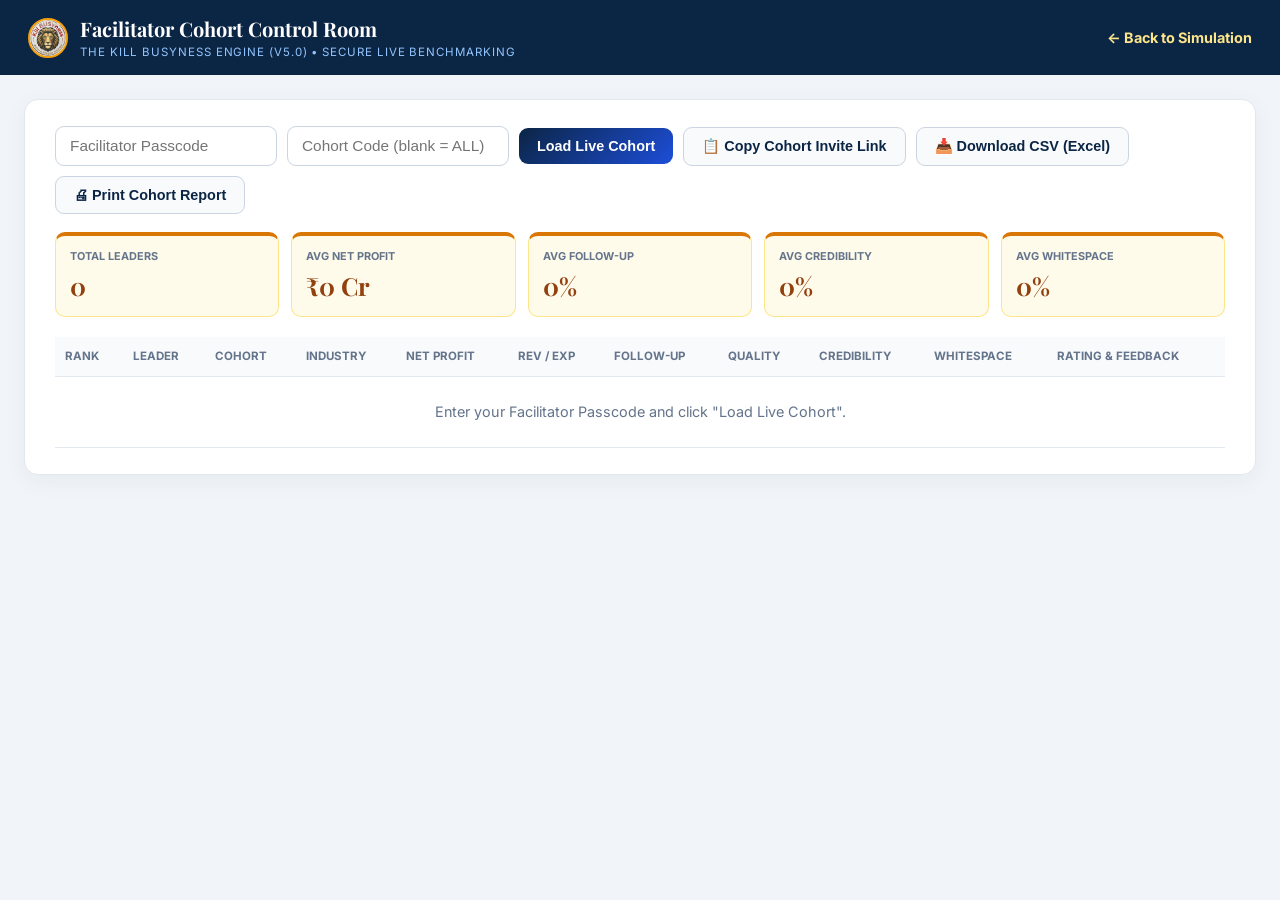
<file: game/facilitator.html>
<!DOCTYPE html>
<html lang="en">
<head>
<meta charset="UTF-8">
<meta name="viewport" content="width=device-width, initial-scale=1.0">
<title>Facilitator Cohort Dashboard — The KILL BUSYness Engine</title>
<link href="https://fonts.googleapis.com/css2?family=Inter:wght@400;500;600;700;800&family=Playfair+Display:wght@600;700&display=swap" rel="stylesheet">
<style>
:root { --bg:#fff; --canvas:#f1f5f9; --subtle:#f8fafc; --border:#e2e8f0; --navy:#0b2545; --sapphire:#1d4ed8; --gold:#d97706; --gold-bg:#fffbeb; --emerald:#059669; --crimson:#dc2626; --muted:#64748b; }
* { box-sizing:border-box; margin:0; padding:0; }
body { background:var(--canvas); color:#0f172a; font-family:'Inter',sans-serif; font-size:15px; line-height:1.5; }
.nav { background:var(--navy); color:#fff; padding:14px 28px; }
.nav-in { max-width:1360px; margin:0 auto; display:flex; justify-content:space-between; align-items:center; gap:12px; flex-wrap:wrap; }
.brand { display:flex; align-items:center; gap:12px; }
.brand strong { font-family:'Playfair Display',serif; font-size:1.25rem; }
.brand span { display:block; font-size:0.72rem; color:#93c5fd; text-transform:uppercase; letter-spacing:0.08em; }
.wrap { max-width:1360px; margin:24px auto 60px; padding:0 24px; }
.card { background:var(--bg); border:1px solid var(--border); border-radius:14px; padding:26px 30px; box-shadow:0 6px 24px rgba(11,37,69,0.05); margin-bottom:20px; }
.controls { display:flex; flex-wrap:wrap; gap:10px; align-items:center; margin-bottom:18px; }
input { padding:10px 14px; border:1.5px solid #cbd5e1; border-radius:9px; font-size:0.96rem; min-width:190px; }
button { padding:10px 18px; border-radius:9px; font-weight:700; font-size:0.9rem; cursor:pointer; border:none; }
.btn-p { background:linear-gradient(135deg,var(--navy),var(--sapphire)); color:#fff; }
.btn-s { background:var(--subtle); border:1.5px solid #cbd5e1; color:var(--navy); }
.kpis { display:grid; grid-template-columns:repeat(5,1fr); gap:12px; margin-bottom:20px; }
.kpi { background:var(--gold-bg); border:1px solid #fde68a; border-top:4px solid var(--gold); border-radius:10px; padding:12px 14px; }
.kpi .lbl { font-size:0.68rem; text-transform:uppercase; color:var(--muted); font-weight:700; }
.kpi .val { font-family:'Playfair Display',serif; font-size:1.55rem; font-weight:700; color:#92400e; margin-top:2px; }
table { width:100%; border-collapse:collapse; font-size:0.9rem; }
th, td { padding:11px 10px; border-bottom:1px solid var(--border); text-align:left; }
th { font-size:0.72rem; text-transform:uppercase; color:var(--muted); background:var(--subtle); }
.badge-g { background:#ecfdf5; color:var(--emerald); padding:3px 8px; border-radius:999px; font-weight:700; font-size:0.78rem; }
.badge-r { background:#fef2f2; color:var(--crimson); padding:3px 8px; border-radius:999px; font-weight:700; font-size:0.78rem; }
@media (max-width:820px) { .kpis { grid-template-columns:repeat(2,1fr); } }
</style>
</head>
<body>
<header class="nav">
  <div class="nav-in">
    <div class="brand">
      <img src="assets/emblem_circle.png" alt="Lion Emblem" style="width:40px;height:40px;border-radius:50%;border:2px solid #f59e0b;background:#fff">
      <div><strong>Facilitator Cohort Control Room</strong><span>The KILL BUSYness Engine (V5.0) • Secure Live Benchmarking</span></div>
    </div>
    <a href="index.html" style="color:#fde68a;text-decoration:none;font-weight:700;font-size:0.9rem">← Back to Simulation</a>
  </div>
</header>

<main class="wrap">
  <div class="card">
    <div class="controls">
      <input id="pass-in" type="password" placeholder="Facilitator Passcode" aria-label="Facilitator Passcode">
      <input id="code-in" type="text" placeholder="Cohort Code (blank = ALL)" aria-label="Cohort Code">
      <button class="btn-p" onclick="loadCohort()">Load Live Cohort</button>
      <button class="btn-s" onclick="copyInvite()">📋 Copy Cohort Invite Link</button>
      <button class="btn-s" onclick="exportCSV()">📥 Download CSV (Excel)</button>
      <button class="btn-s" onclick="window.print()">🖨 Print Cohort Report</button>
      <span id="status" style="font-size:0.86rem;color:var(--muted);font-weight:600"></span>
    </div>

    <div id="heatmap-box" style="display:none;background:#f8fafc;border:1.5px solid #cbd5e1;border-left:5px solid #0b2545;border-radius:10px;padding:14px 18px;margin-bottom:18px">
      <div style="font-size:0.74rem;font-weight:800;text-transform:uppercase;letter-spacing:0.08em;color:#0b2545;margin-bottom:8px">🔥 Cohort Decision Heatmap (Most Common BUSYness Traps)</div>
      <div id="heatmap-rows" style="display:grid;grid-template-columns:repeat(auto-fit,minmax(260px,1fr));gap:8px;font-size:0.84rem"></div>
    </div>

    <div class="kpis">
      <div class="kpi"><div class="lbl">Total Leaders</div><div class="val" id="c-tot">0</div></div>
      <div class="kpi"><div class="lbl">Avg Net Profit</div><div class="val" id="c-prof">₹0 Cr</div></div>
      <div class="kpi"><div class="lbl">Avg Follow-Up</div><div class="val" id="c-tax">0%</div></div>
      <div class="kpi"><div class="lbl">Avg Credibility</div><div class="val" id="c-brand">0%</div></div>
      <div class="kpi"><div class="lbl">Avg Whitespace</div><div class="val" id="c-ws">0%</div></div>
    </div>

    <div style="overflow-x:auto">
      <table>
        <thead>
          <tr><th>Rank</th><th>Leader</th><th>Cohort</th><th>Industry</th><th>Net Profit</th><th>Rev / Exp</th><th>Follow-Up</th><th>Quality</th><th>Credibility</th><th>Whitespace</th><th>Rating &amp; Feedback</th></tr>
        </thead>
        <tbody id="rows"><tr><td colspan="11" style="text-align:center;color:var(--muted);padding:24px">Enter your Facilitator Passcode and click "Load Live Cohort".</td></tr></tbody>
      </table>
    </div>
  </div>
</main>

<script>
const SB_URL = "https://oictzdcrdqgwawezwjzr.supabase.co";
const SB_KEY = "eyJhbGciOiJIUzI1NiIsInR5cCI6IkpXVCJ9.eyJpc3MiOiJzdXBhYmFzZSIsInJlZiI6Im9pY3R6ZGNyZHFnd2F3ZXp3anpyIiwicm9sZSI6ImFub24iLCJpYXQiOjE3ODU5OTc5MzQsImV4cCI6MjEwMTU3MzkzNH0._-QPa4TDifIriTJlcuP05w6eCPnXUjcFDQNcFEQ0kB8";
let lastData = [];

function escHtml(v) {
  return String(v ?? "").replace(/&/g, "&amp;").replace(/</g, "&lt;").replace(/>/g, "&gt;").replace(/"/g, "&quot;").replace(/'/g, "&#39;");
}

async function loadCohort() {
  const pass = document.getElementById("pass-in").value.trim() || sessionStorage.getItem("kb_fac_pass") || "";
  const code = document.getElementById("code-in").value.trim().toUpperCase();
  const st = document.getElementById("status");
  if (!pass) { st.textContent = "🔒 Enter your Facilitator Passcode first."; return; }
  st.textContent = "Loading...";
  try {
    const res = await fetch(`${SB_URL}/rest/v1/rpc/get_cohort_runs`, {
      method: "POST",
      headers: { apikey: SB_KEY, Authorization: `Bearer ${SB_KEY}`, "Content-Type": "application/json" },
      body: JSON.stringify({ p_passcode: pass, p_team_code: code })
    });
    if (!res.ok) {
      const err = await res.json().catch(() => ({}));
      throw new Error(err.message || "Invalid passcode or run V5.0 SQL in Supabase.");
    }
    sessionStorage.setItem("kb_fac_pass", pass);
    const data = await res.json();
    lastData = data;
    st.textContent = `Loaded ${data.length} run(s) • Updated ${new Date().toLocaleTimeString()}`;
    renderTable(data);
    renderHeatmap(data);
  } catch (e) {
    st.textContent = "⚠️ " + e.message;
  }
}

function renderHeatmap(data) {
  const box = document.getElementById("heatmap-box");
  const rows = document.getElementById("heatmap-rows");
  const stats = {};
  data.forEach(r => {
    const arr = Array.isArray(r.choices_json) ? r.choices_json : [];
    arr.forEach(c => {
      const key = `W${c.wk}: ${c.lever}`;
      if (!stats[key]) stats[key] = { tot: 0, traps: 0 };
      stats[key].tot++;
      if (!c.ok) stats[key].traps++;
    });
  });
  const top = Object.entries(stats).map(([k, v]) => ({ k, pct: Math.round((v.traps / v.tot) * 100), n: v.tot })).sort((a, b) => b.pct - a.pct).slice(0, 6);
  if (!top.length) { box.style.display = "none"; return; }
  box.style.display = "block";
  rows.innerHTML = top.map(t => `<div style="background:#fff;border:1px solid #e2e8f0;border-radius:8px;padding:8px 10px"><strong>${escHtml(t.k)}</strong><br><span style="color:${t.pct >= 50 ? '#dc2626' : '#059669'};font-weight:700">${t.pct}% chose BUSYness Trap</span> <span style="color:#64748b">(${t.n} leaders)</span></div>`).join("");
}

function renderTable(data) {
  document.getElementById("c-tot").textContent = data.length;
  if (!data.length) {
    document.getElementById("rows").innerHTML = '<tr><td colspan="11" style="text-align:center;color:var(--muted);padding:24px">No completed runs found for this cohort yet.</td></tr>';
    return;
  }
  const avg = k => Math.round(data.reduce((a, b) => a + (b[k] || 0), 0) / data.length);
  document.getElementById("c-prof").textContent = `₹${avg('net_profit')} Cr`;
  document.getElementById("c-tax").textContent = `${avg('follow_up')}%`;
  document.getElementById("c-brand").textContent = `${avg('credibility')}%`;
  document.getElementById("c-ws").textContent = `${avg('whitespace')}%`;

  document.getElementById("rows").innerHTML = data.map((r, i) => `
    <tr>
      <td><strong>#${i + 1}</strong></td>
      <td><strong>${escHtml(r.ceo_name || 'Anonymous')}</strong></td>
      <td>${escHtml(r.team_code || 'GLOBAL')}</td>
      <td>${escHtml(r.industry || '-')}</td>
      <td><strong>₹${Number(r.net_profit) || 0} Cr</strong></td>
      <td>₹${Number(r.total_rev) || 0} / ₹${Number(r.total_exp) || 0}</td>
      <td><span class="${(Number(r.follow_up) || 0) <= 10 ? 'badge-g' : 'badge-r'}">${Number(r.follow_up) || 0}%</span></td>
      <td>${Number(r.quality) || 0}%</td>
      <td>${Number(r.credibility) || 0}%</td>
      <td>${Number(r.whitespace) || 0}%</td>
      <td style="font-size:0.82rem">${r.feedback_rating ? `★${Number(r.feedback_rating)}/5 ` : ''}${escHtml(r.feedback_note || '-')}</td>
    </tr>
  `).join("");
}

function exportCSV() {
  if (!lastData.length) { alert("Load cohort data first."); return; }
  const cols = ["created_at","ceo_name","team_code","industry","net_profit","total_rev","total_exp","follow_up","quality","credibility","whitespace","feedback_rating","feedback_note","build_version"];
  const esc = v => { let t = String(v ?? ""); if (/^[=+\-@]/.test(t)) t = "'" + t; return `"${t.replace(/"/g, '""')}"`; };
  const csv = [cols.join(","), ...lastData.map(r => cols.map(c => esc(r[c])).join(","))].join("\n");
  const a = document.createElement("a");
  a.href = URL.createObjectURL(new Blob([csv], { type: "text/csv;charset=utf-8;" }));
  a.download = `KILL_BUSYness_Cohort_${(document.getElementById("code-in").value.trim() || "ALL")}.csv`;
  a.click();
}

function copyInvite() {
  const code = (document.getElementById("code-in").value.trim() || "COHORT2026").toUpperCase();
  const base = window.location.href.replace(/facilitator\.html.*$/i, "");
  const url = `${base}?team=${encodeURIComponent(code)}`;
  navigator.clipboard.writeText(url).then(() => alert(`Cohort Invite Link Copied:\n\n${url}`));
}

const pCode = new URLSearchParams(window.location.search).get("team");
if (pCode) document.getElementById("code-in").value = pCode;
const savedPass = sessionStorage.getItem("kb_fac_pass");
if (savedPass) { document.getElementById("pass-in").value = savedPass; loadCohort(); }
</script>
</body>
</html>
</file>
